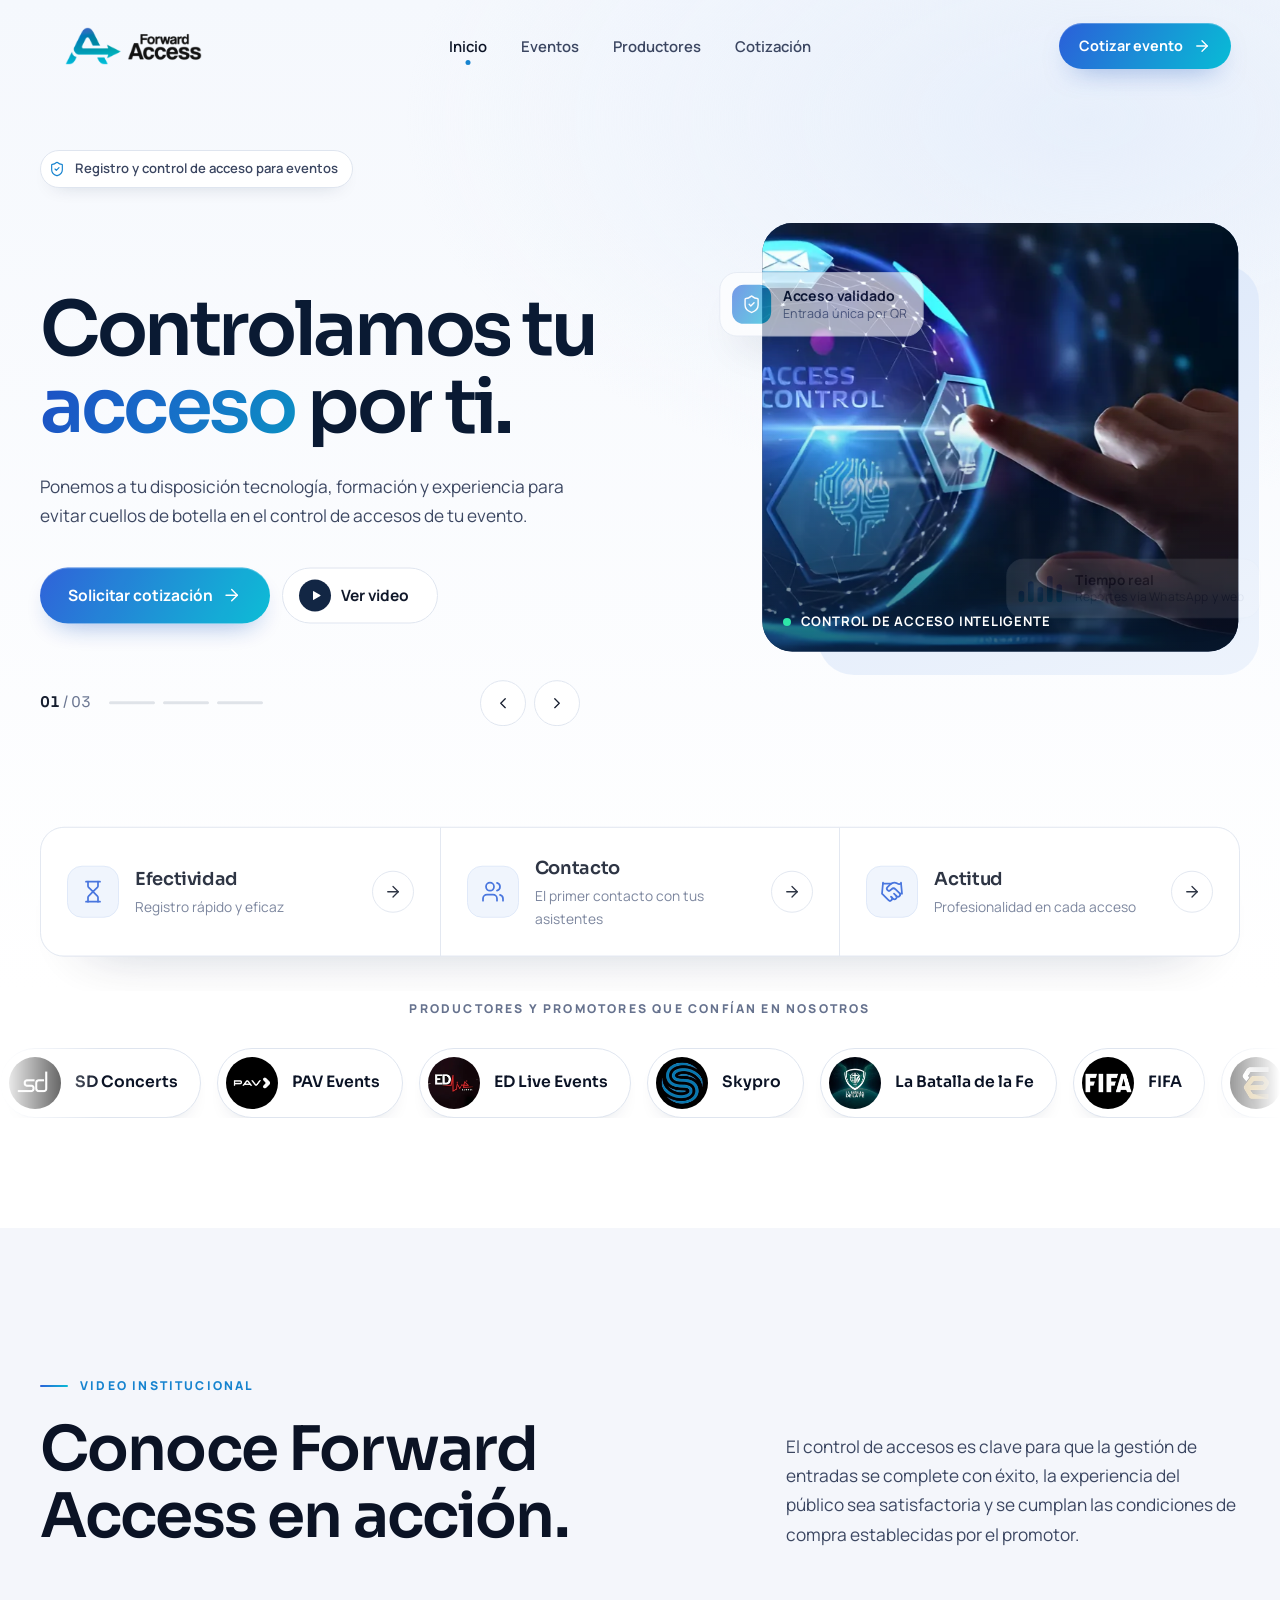
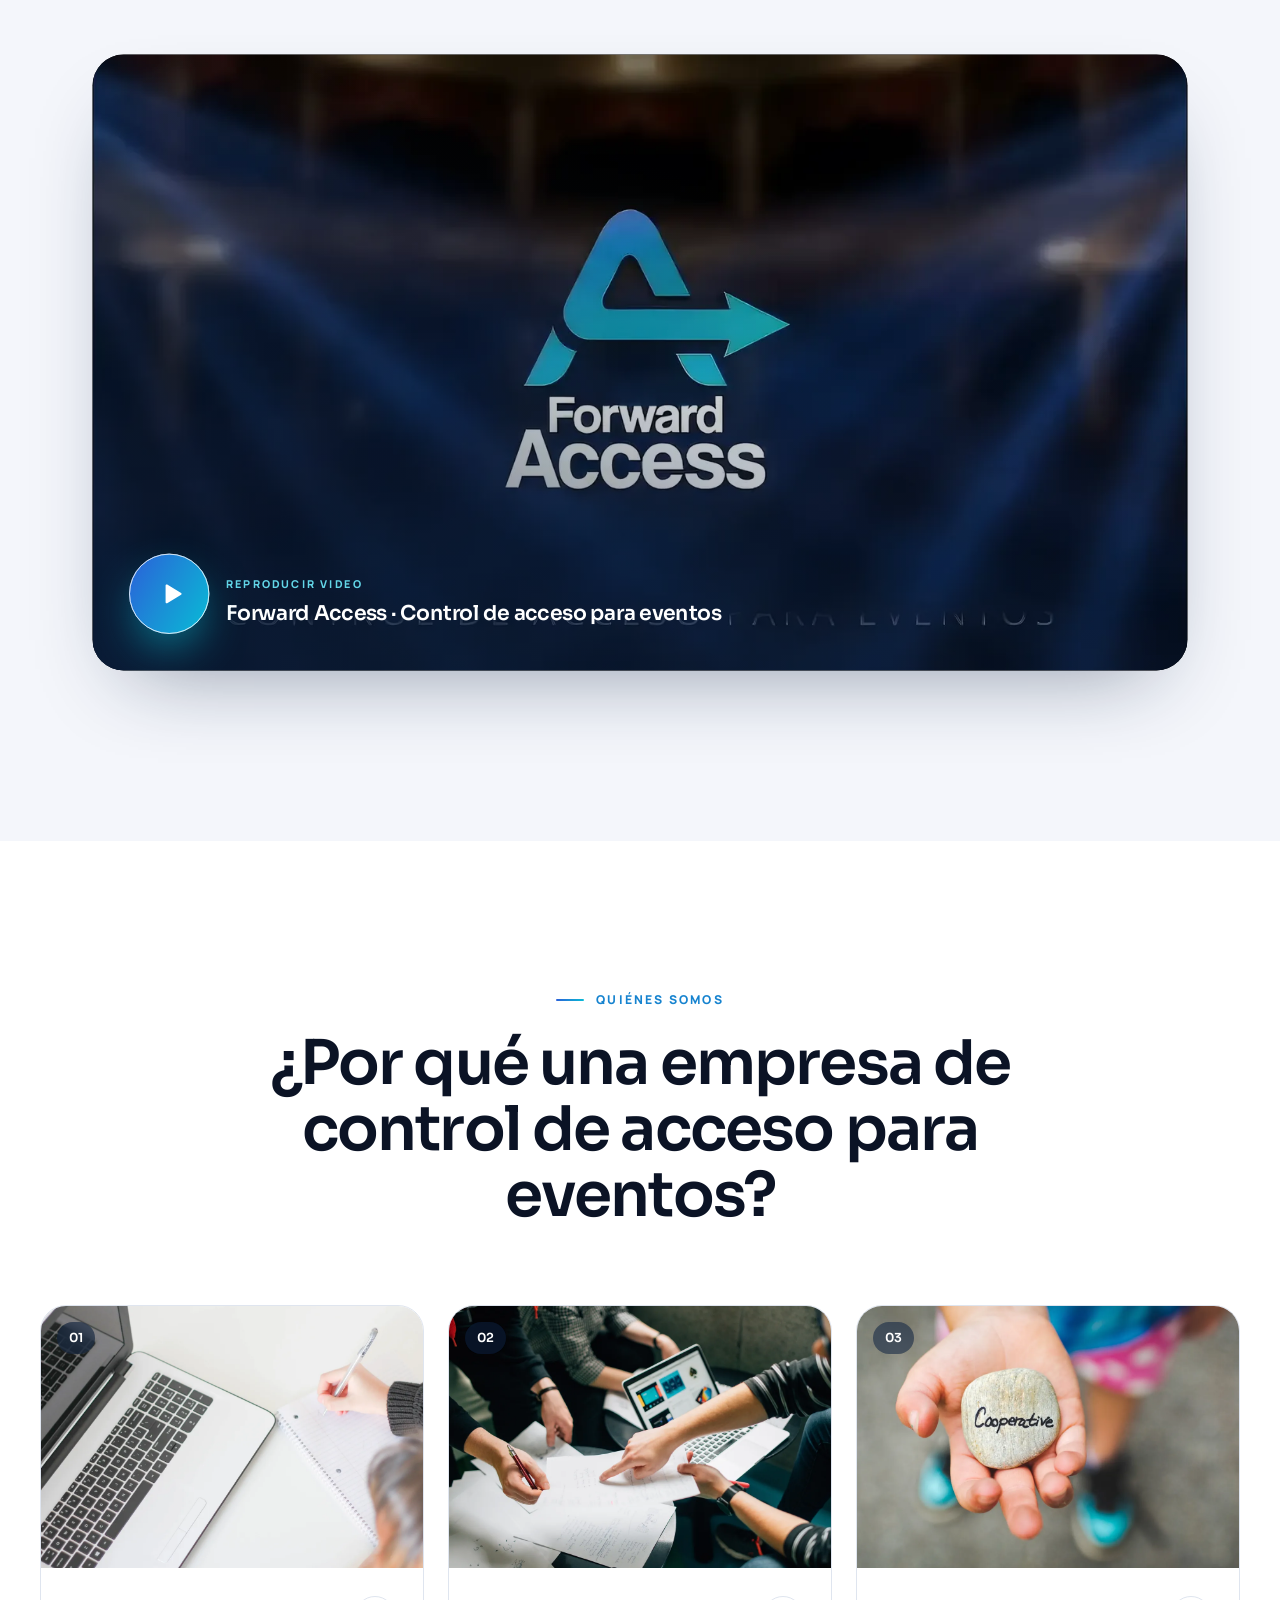
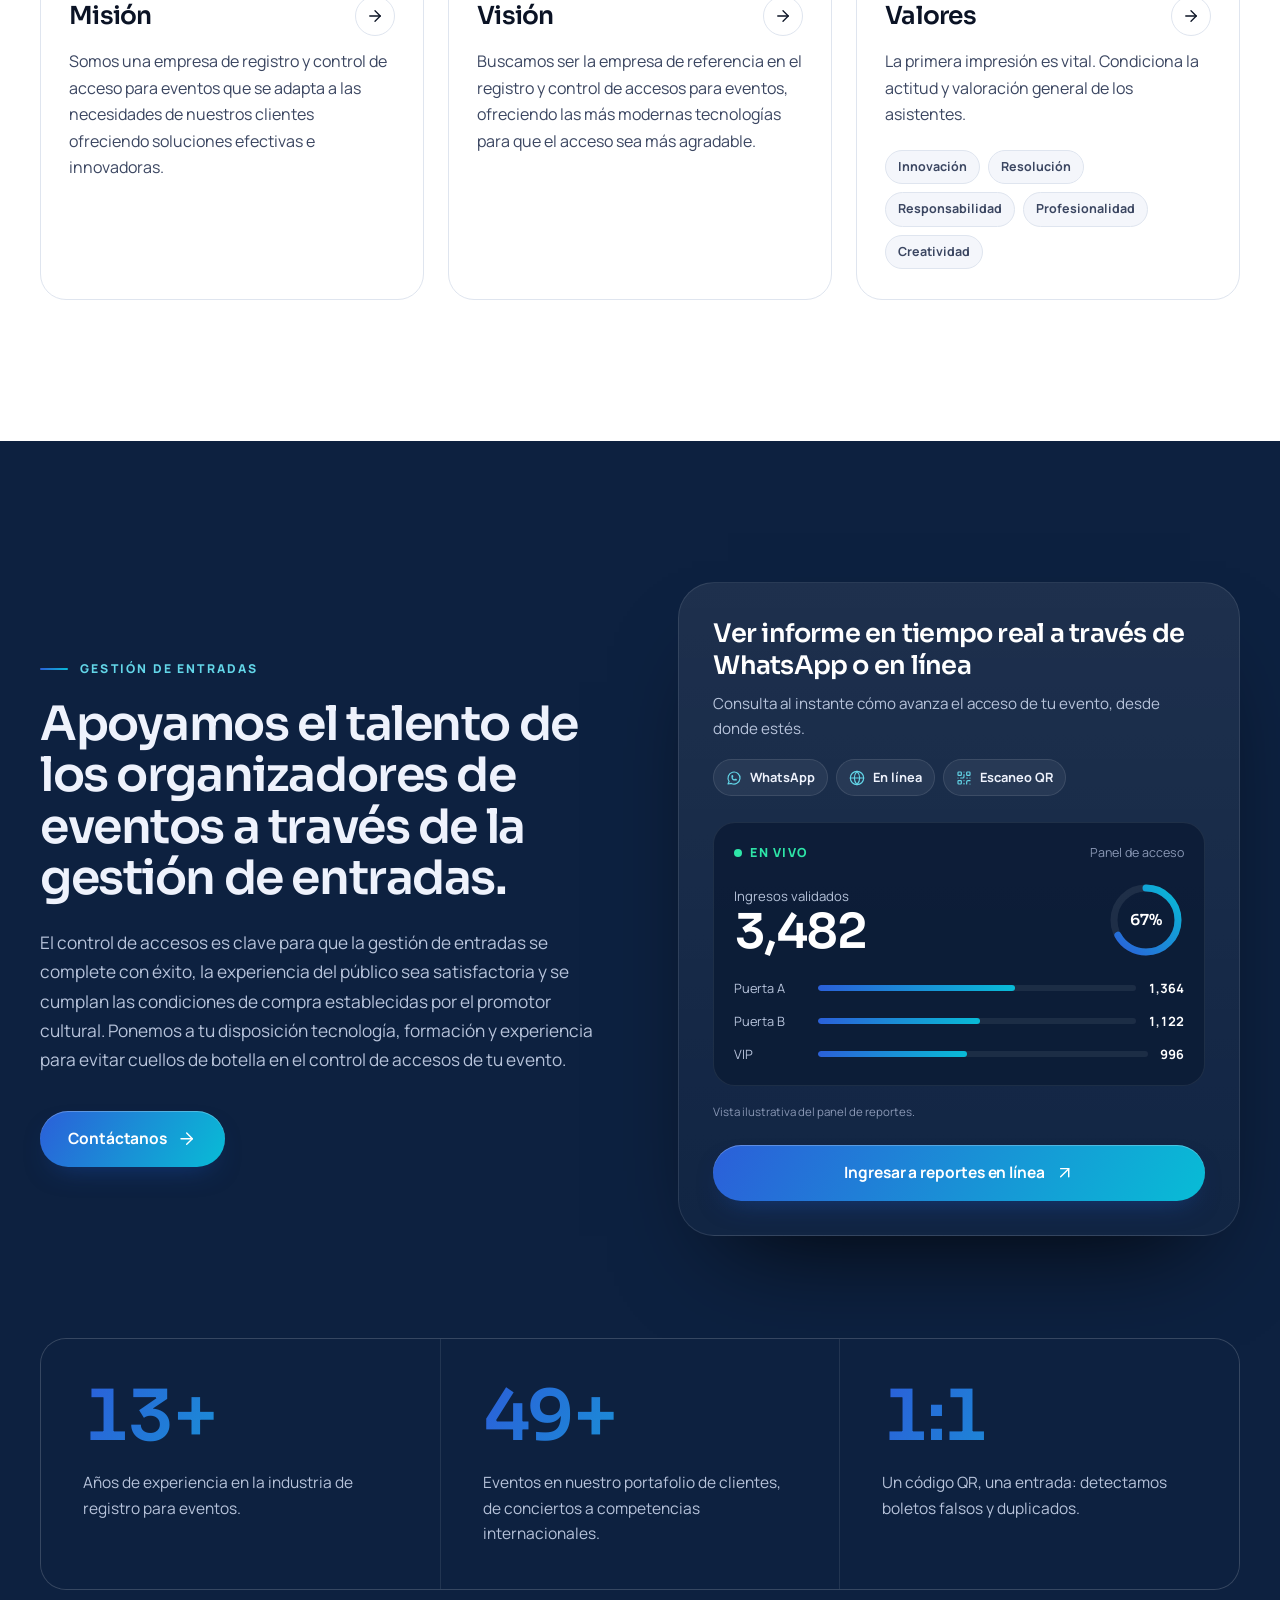
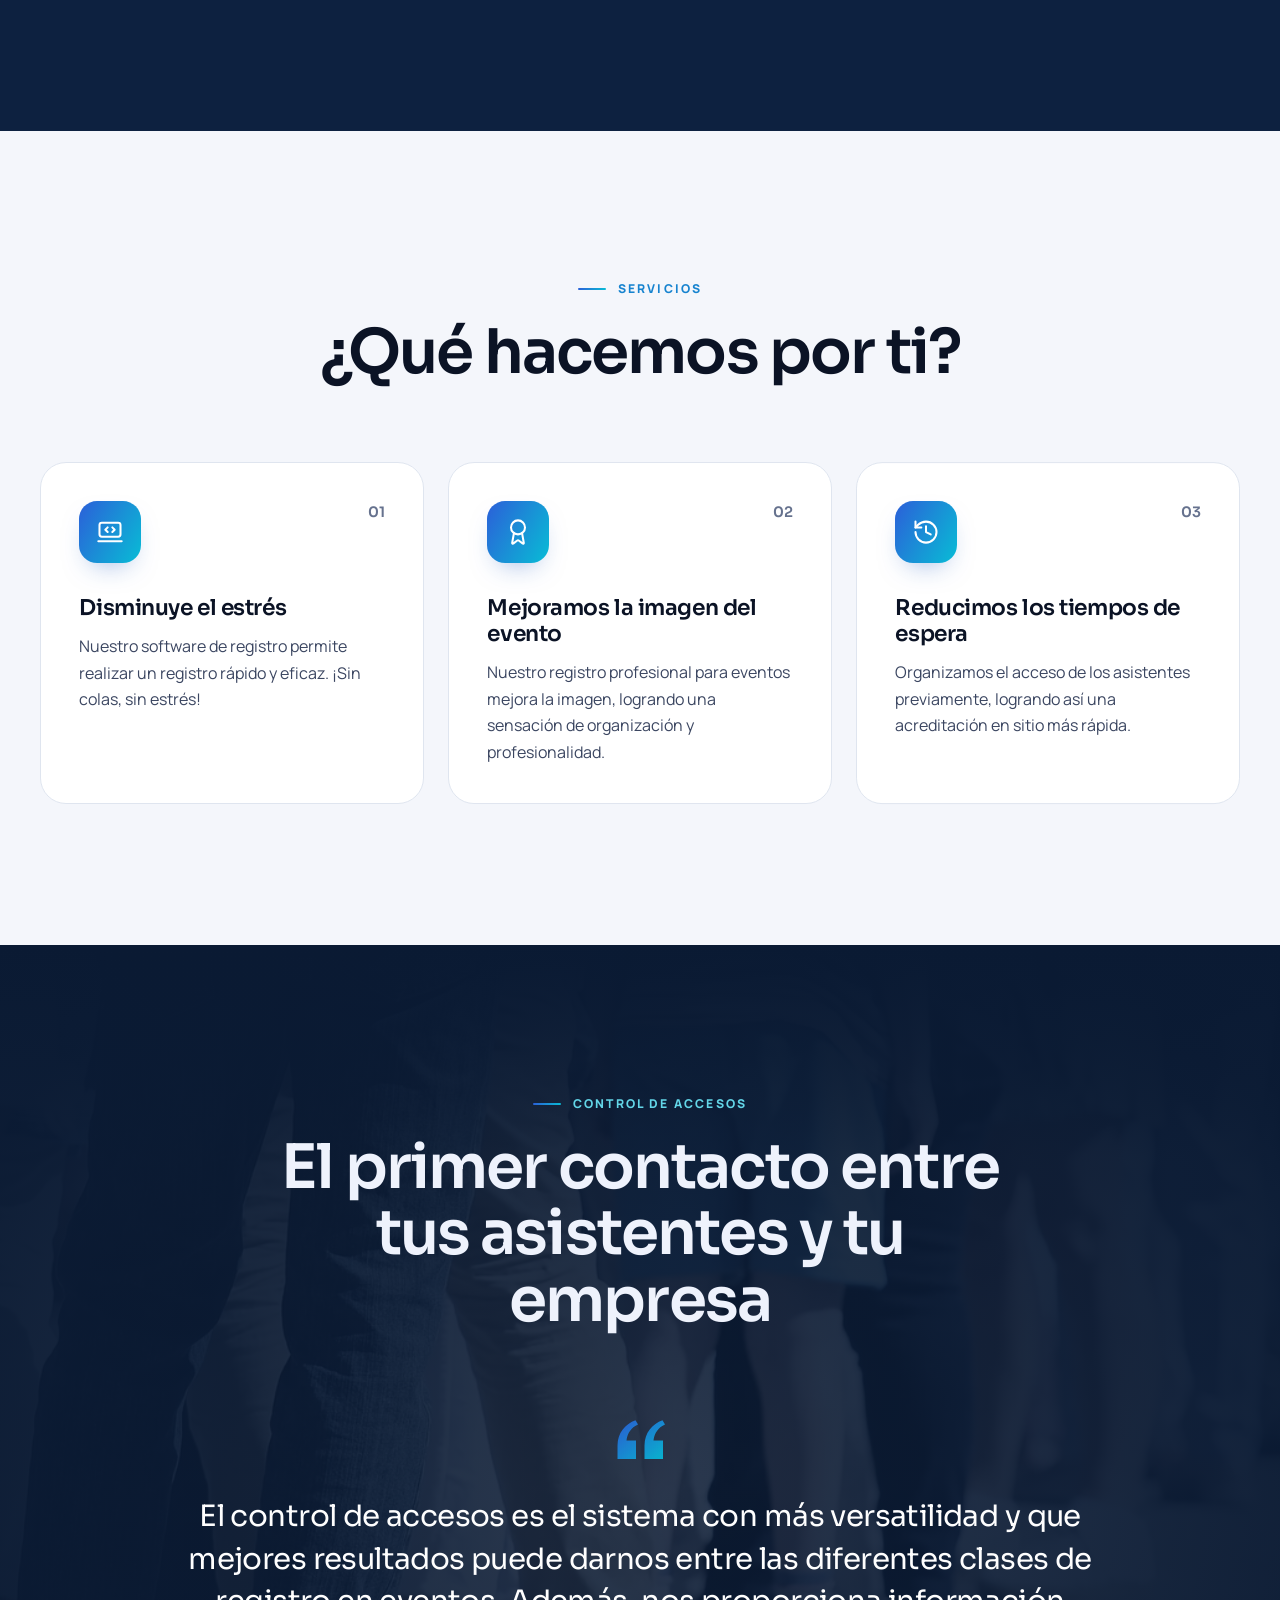
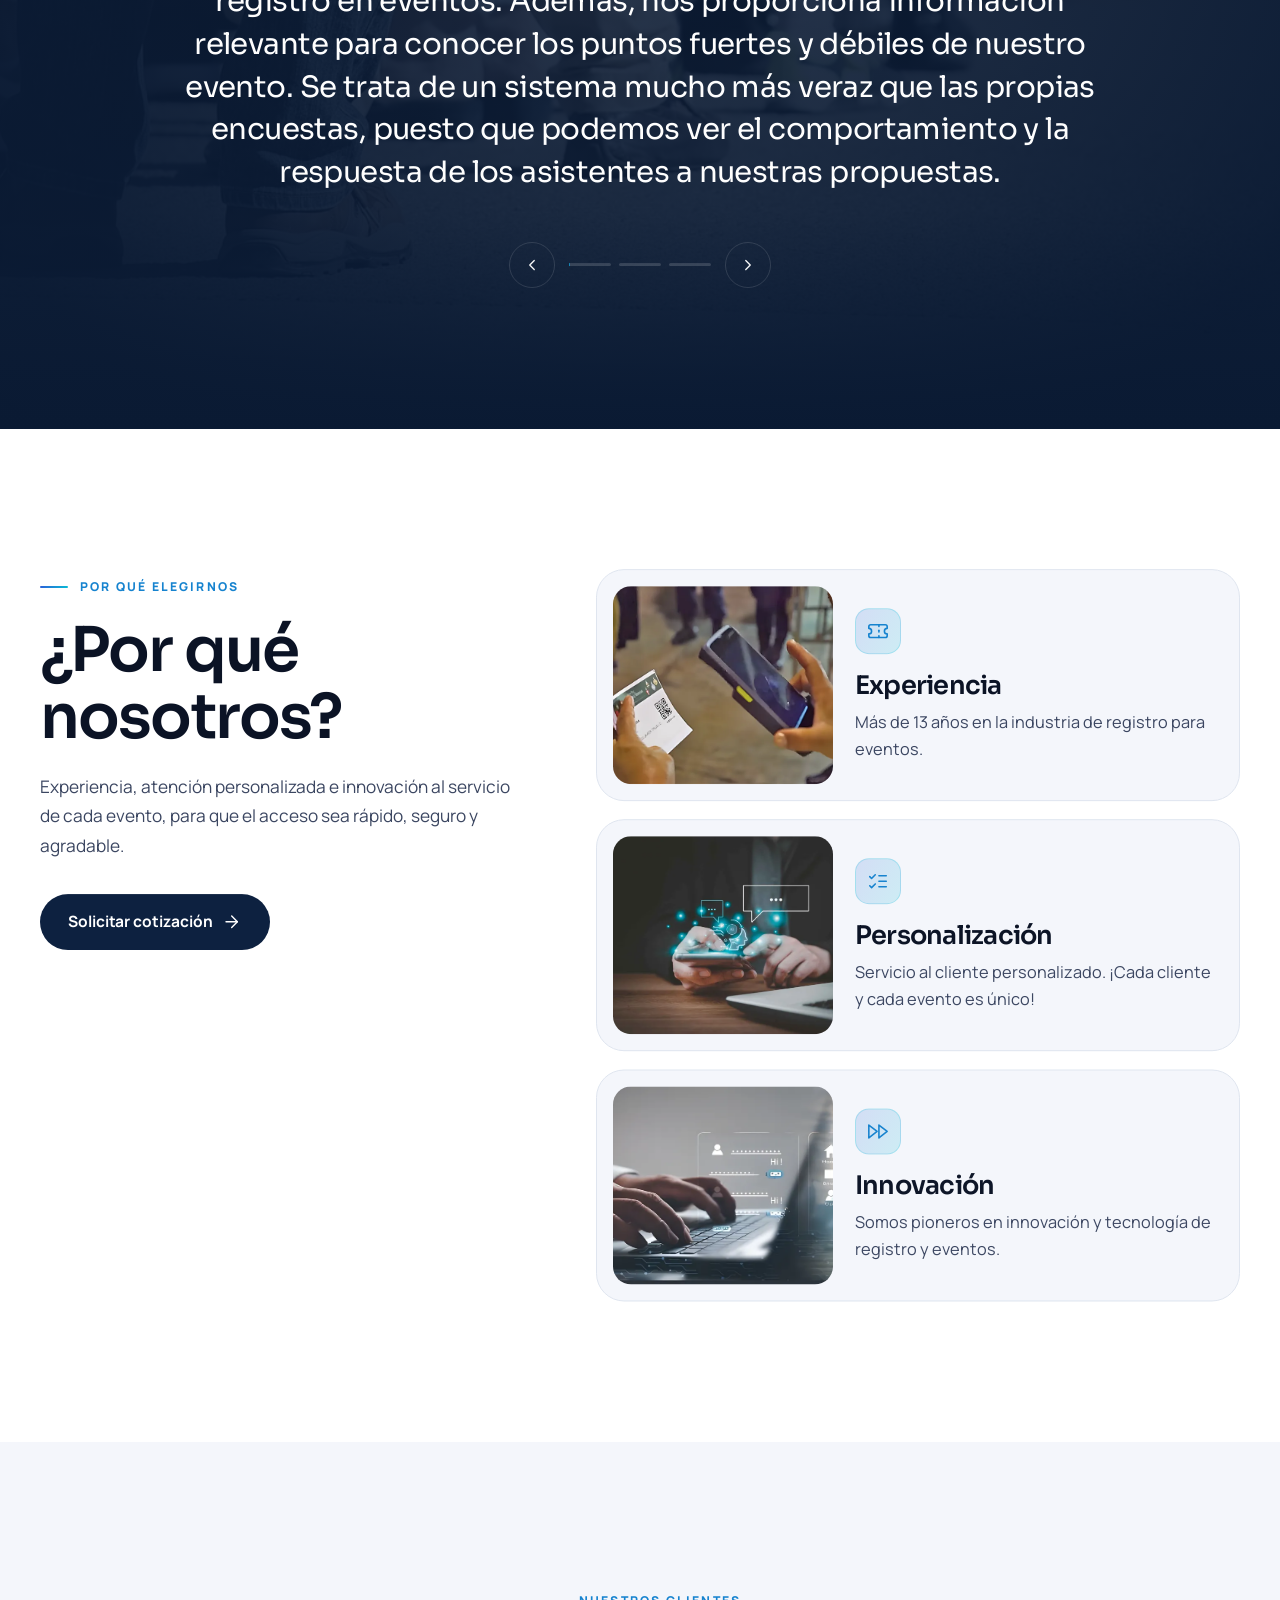
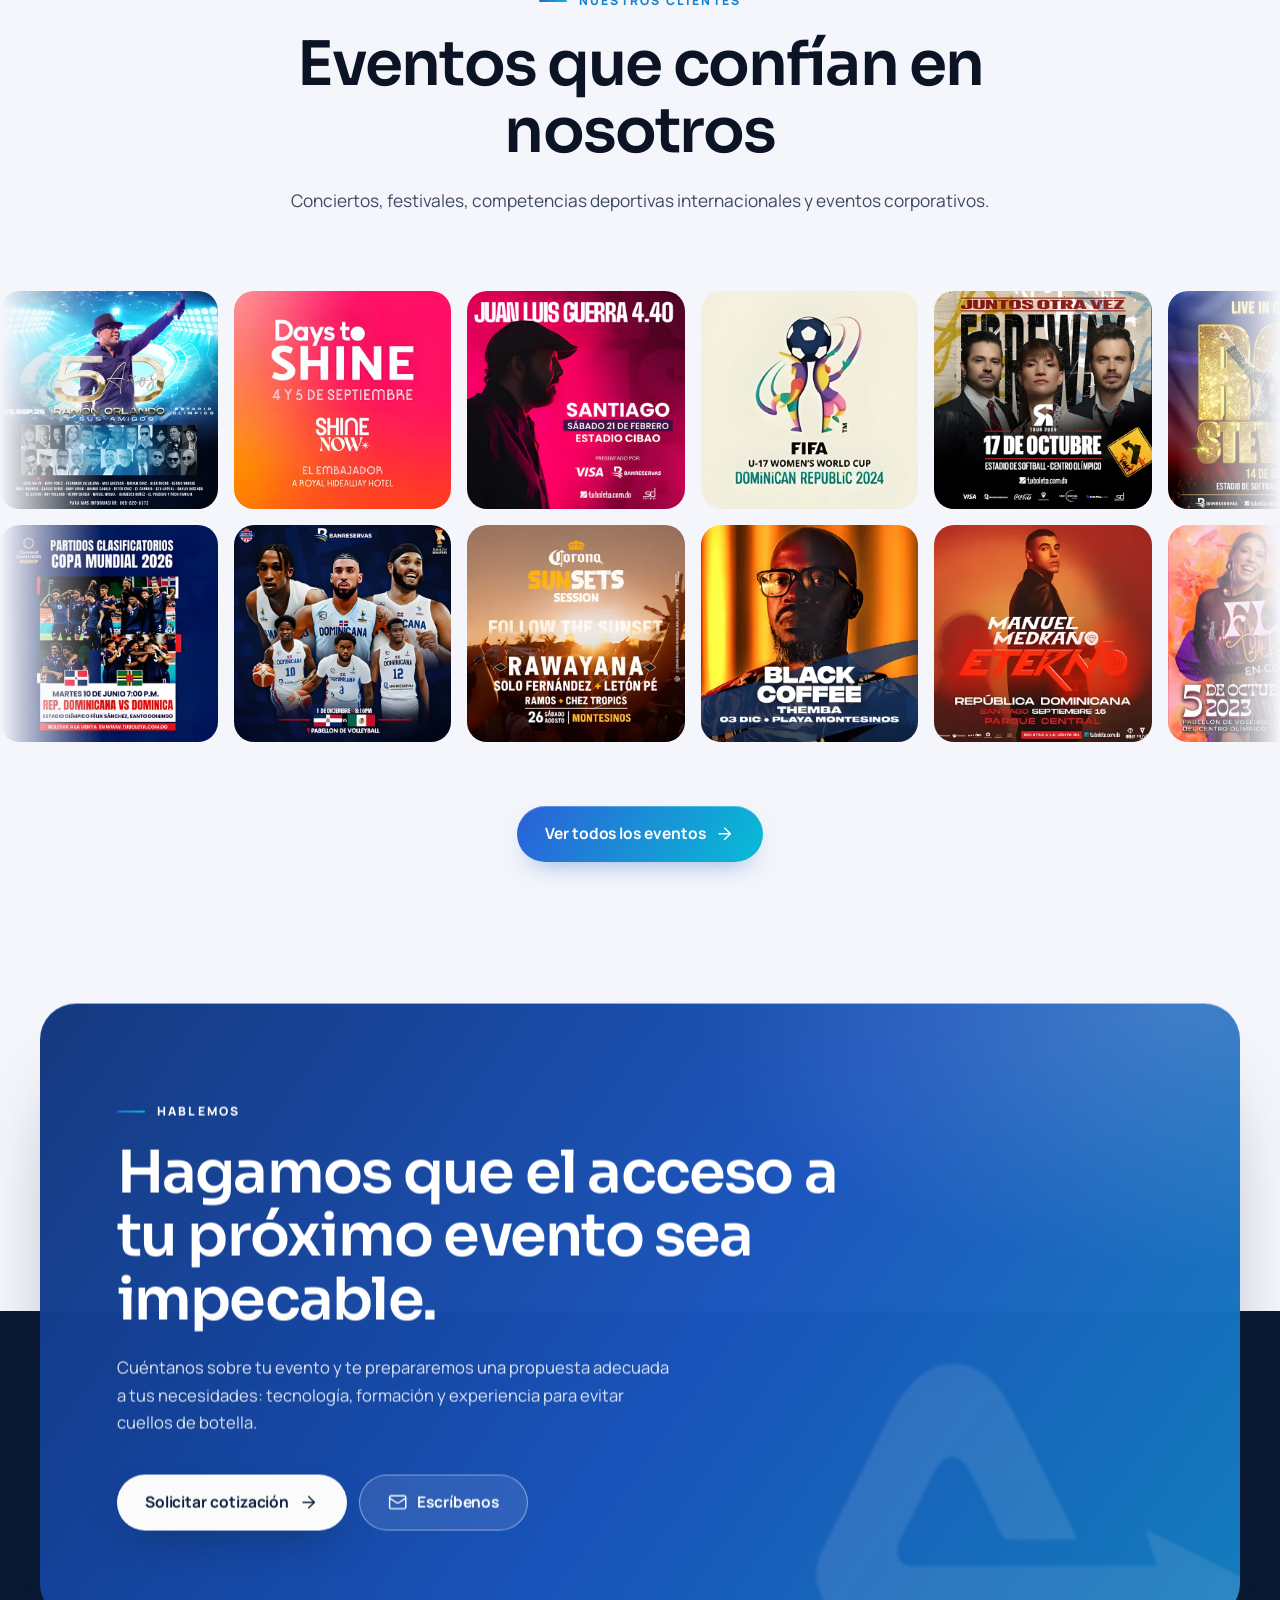
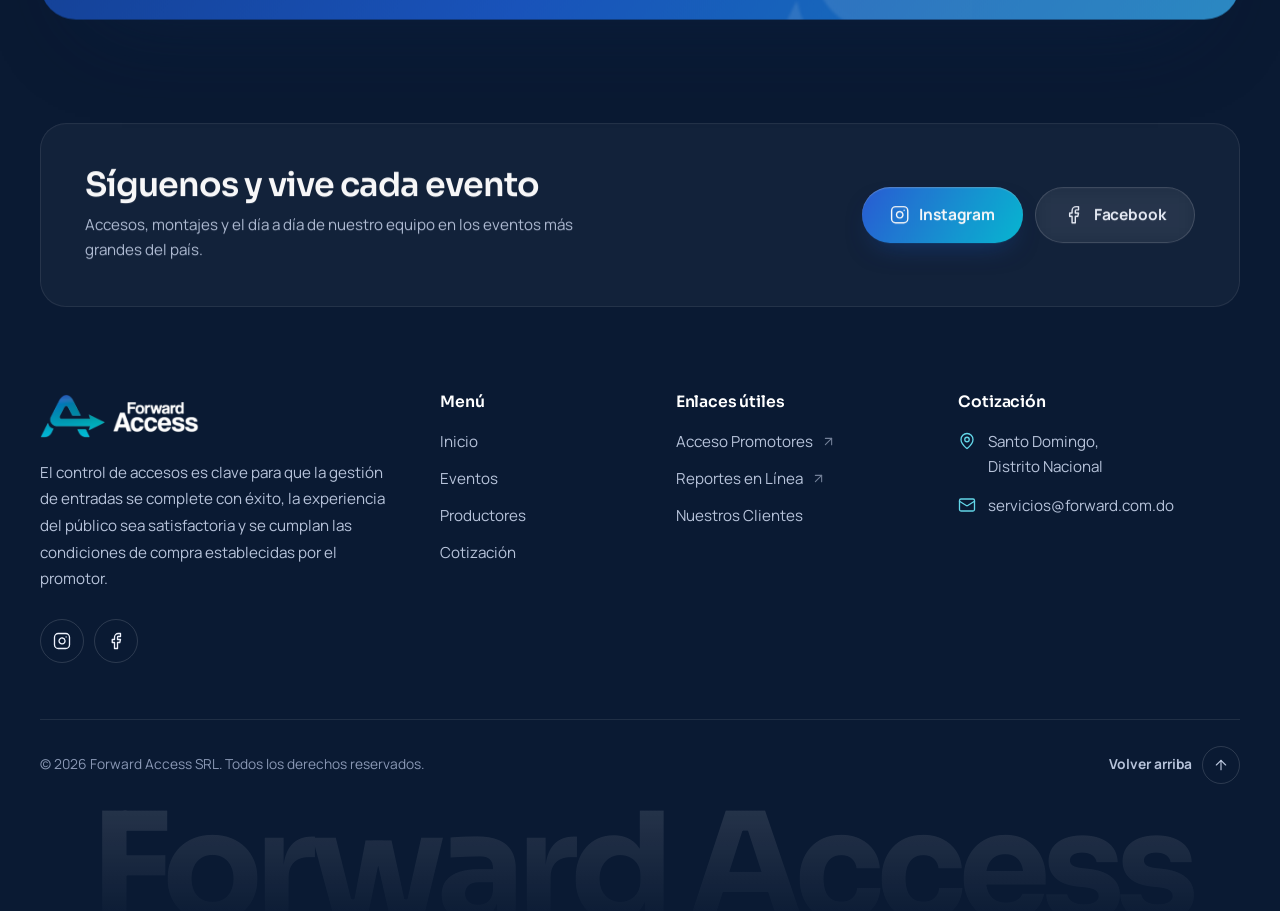
<file: index.html>
<!DOCTYPE html>
<html lang="es">
<head>
  <meta charset="utf-8">
  <meta name="viewport" content="width=device-width, initial-scale=1, viewport-fit=cover">
  <title>Forward Access — Registro y control de acceso para eventos</title>
  <meta name="description" content="Forward Access es una empresa de registro y control de acceso para eventos en República Dominicana. Tecnología QR, reportes en tiempo real y un equipo profesional para que tus asistentes entren sin colas.">
  <meta name="theme-color" content="#ffffff">
  <link rel="canonical" href="https://forward.do/">
  <meta property="og:type" content="website">
  <meta property="og:locale" content="es_DO">
  <meta property="og:site_name" content="Forward Access">
  <meta property="og:title" content="Forward Access — Registro y control de acceso para eventos">
  <meta property="og:description" content="Forward Access es una empresa de registro y control de acceso para eventos en República Dominicana. Tecnología QR, reportes en tiempo real y un equipo profesional para que tus asistentes entren sin colas.">
  <meta property="og:url" content="https://forward.do/">
  <meta property="og:image" content="https://forward.do/assets/img/video-poster.jpg">
  <meta name="twitter:card" content="summary_large_image">
  <link rel="icon" type="image/png" href="assets/img/brand/favicon.png">
  <link rel="apple-touch-icon" href="assets/img/brand/apple-touch-icon.png">
  <link rel="preconnect" href="https://fonts.googleapis.com">
  <link rel="preconnect" href="https://fonts.gstatic.com" crossorigin>
  <link rel="stylesheet" href="https://fonts.googleapis.com/css2?family=Manrope:wght@400;500;600;700;800&family=Sora:wght@300;400;500;600;700&display=swap">
  <link rel="stylesheet" href="assets/css/styles.css">
  <script>(function(d){var r=d.documentElement;r.classList.add('js');if(!window.matchMedia('(prefers-reduced-motion: reduce)').matches)r.classList.add('is-loading');setTimeout(function(){if(!window.__fa){r.classList.add('no-anim');r.classList.remove('is-loading');}},3500);})(document);</script>
<script type="application/ld+json">
{
  "@context": "https://schema.org",
  "@type": "Organization",
  "name": "Forward Access SRL",
  "alternateName": "Forward Access",
  "url": "https://forward.do/",
  "logo": "https://forward.do/assets/img/brand/logo-dark.png",
  "image": "https://forward.do/assets/img/video-poster.jpg",
  "description": "Empresa de registro y control de acceso para eventos en República Dominicana.",
  "email": "servicios@forward.com.do",
  "address": {
    "@type": "PostalAddress",
    "addressLocality": "Santo Domingo",
    "addressRegion": "Distrito Nacional",
    "addressCountry": "DO"
  },
  "sameAs": [
    "https://www.instagram.com/forwardaccess/",
    "https://www.facebook.com/forwardaccess/"
  ]
}
</script></head>
<body>
<a class="skip-link" href="#contenido">Saltar al contenido</a>
<svg xmlns="http://www.w3.org/2000/svg" style="position:absolute;width:0;height:0;overflow:hidden" aria-hidden="true">
  <defs>
    <linearGradient id="ringGrad" x1="0" y1="0" x2="1" y2="1"><stop offset="0" stop-color="#2b5fd9"/><stop offset="1" stop-color="#08bcd6"/></linearGradient>
  </defs>
  <symbol id="i-arrow-right" viewBox="0 0 24 24"><path d="M5 12h14"/><path d="m12 5 7 7-7 7"/></symbol>
  <symbol id="i-arrow-up-right" viewBox="0 0 24 24"><path d="M7 7h10v10"/><path d="M7 17 17 7"/></symbol>
  <symbol id="i-arrow-up" viewBox="0 0 24 24"><path d="m5 12 7-7 7 7"/><path d="M12 19V5"/></symbol>
  <symbol id="i-chevron-left" viewBox="0 0 24 24"><path d="m15 18-6-6 6-6"/></symbol>
  <symbol id="i-chevron-right" viewBox="0 0 24 24"><path d="m9 18 6-6-6-6"/></symbol>
  <symbol id="i-chevron-down" viewBox="0 0 24 24"><path d="m6 9 6 6 6-6"/></symbol>
  <symbol id="i-play" viewBox="0 0 24 24"><path d="M6 4.2v15.6a1 1 0 0 0 1.5.86l13-7.8a1 1 0 0 0 0-1.72l-13-7.8A1 1 0 0 0 6 4.2Z" fill="currentColor" stroke="none"/></symbol>
  <symbol id="i-check" viewBox="0 0 24 24"><path d="M20 6 9 17l-5-5"/></symbol>
  <symbol id="i-x" viewBox="0 0 24 24"><path d="M18 6 6 18"/><path d="m6 6 12 12"/></symbol>
  <symbol id="i-hourglass" viewBox="0 0 24 24"><path d="M5 22h14"/><path d="M5 2h14"/><path d="M17 22v-4.17a2 2 0 0 0-.59-1.42L12 12l-4.41 4.41A2 2 0 0 0 7 17.83V22"/><path d="M7 2v4.17a2 2 0 0 0 .59 1.42L12 12l4.41-4.41A2 2 0 0 0 17 6.17V2"/></symbol>
  <symbol id="i-users" viewBox="0 0 24 24"><path d="M16 21v-2a4 4 0 0 0-4-4H6a4 4 0 0 0-4 4v2"/><circle cx="9" cy="7" r="4"/><path d="M22 21v-2a4 4 0 0 0-3-3.87"/><path d="M16 3.13a4 4 0 0 1 0 7.75"/></symbol>
  <symbol id="i-handshake" viewBox="0 0 24 24"><path d="m11 17 2 2a1 1 0 1 0 3-3"/><path d="m14 14 2.5 2.5a1 1 0 1 0 3-3l-3.88-3.88a3 3 0 0 0-4.24 0l-.88.88a1 1 0 1 1-3-3l2.81-2.81a5.79 5.79 0 0 1 7.06-.87l.47.28a2 2 0 0 0 1.42.25L21 4"/><path d="m21 3 1 11h-2"/><path d="M3 3 2 14l6.5 6.5a1 1 0 1 0 3-3"/><path d="M3 4h8"/></symbol>
  <symbol id="i-laptop-code" viewBox="0 0 24 24"><rect x="3" y="4" width="18" height="12" rx="2"/><path d="M2 20h20"/><path d="m10 8-2 2 2 2"/><path d="m14 8 2 2-2 2"/></symbol>
  <symbol id="i-award" viewBox="0 0 24 24"><circle cx="12" cy="8" r="6"/><path d="m15.48 12.89 1.51 8.53a.5.5 0 0 1-.81.47l-3.58-2.69a1 1 0 0 0-1.2 0l-3.59 2.69a.5.5 0 0 1-.81-.47l1.51-8.53"/></symbol>
  <symbol id="i-history" viewBox="0 0 24 24"><path d="M3 12a9 9 0 1 0 9-9 9.75 9.75 0 0 0-6.74 2.74L3 8"/><path d="M3 3v5h5"/><path d="M12 7v5l4 2"/></symbol>
  <symbol id="i-ticket" viewBox="0 0 24 24"><path d="M2 9a3 3 0 0 1 0 6v2a2 2 0 0 0 2 2h16a2 2 0 0 0 2-2v-2a3 3 0 0 1 0-6V7a2 2 0 0 0-2-2H4a2 2 0 0 0-2 2Z"/><path d="M13 5v2"/><path d="M13 17v2"/><path d="M13 11v2"/></symbol>
  <symbol id="i-list-checks" viewBox="0 0 24 24"><path d="m3 17 2 2 4-4"/><path d="m3 7 2 2 4-4"/><path d="M13 6h8"/><path d="M13 12h8"/><path d="M13 18h8"/></symbol>
  <symbol id="i-forward" viewBox="0 0 24 24"><path d="M13 19 22 12 13 5Z"/><path d="M2 19 11 12 2 5Z"/></symbol>
  <symbol id="i-map-pin" viewBox="0 0 24 24"><path d="M20 10c0 5-5.54 10.19-7.4 11.8a1 1 0 0 1-1.2 0C9.54 20.19 4 15 4 10a8 8 0 0 1 16 0"/><circle cx="12" cy="10" r="3"/></symbol>
  <symbol id="i-mail" viewBox="0 0 24 24"><rect x="2" y="4" width="20" height="16" rx="2"/><path d="m22 7-8.97 5.7a1.94 1.94 0 0 1-2.06 0L2 7"/></symbol>
  <symbol id="i-instagram" viewBox="0 0 24 24"><rect x="2" y="2" width="20" height="20" rx="5"/><path d="M16 11.37A4 4 0 1 1 12.63 8 4 4 0 0 1 16 11.37z"/><path d="M17.5 6.5h.01"/></symbol>
  <symbol id="i-facebook" viewBox="0 0 24 24"><path d="M18 2h-3a5 5 0 0 0-5 5v3H7v4h3v8h4v-8h3l1-4h-4V7a1 1 0 0 1 1-1h3z"/></symbol>
  <symbol id="i-search" viewBox="0 0 24 24"><circle cx="11" cy="11" r="8"/><path d="m21 21-4.3-4.3"/></symbol>
  <symbol id="i-log-in" viewBox="0 0 24 24"><path d="M15 3h4a2 2 0 0 1 2 2v14a2 2 0 0 1-2 2h-4"/><path d="m10 17 5-5-5-5"/><path d="M15 12H3"/></symbol>
  <symbol id="i-shield-check" viewBox="0 0 24 24"><path d="M20 13c0 5-3.5 7.5-7.66 8.95a1 1 0 0 1-.67-.01C7.5 20.5 4 18 4 13V6a1 1 0 0 1 1-1c2 0 4.5-1.2 6.24-2.72a1.17 1.17 0 0 1 1.52 0C14.51 3.81 17 5 19 5a1 1 0 0 1 1 1z"/><path d="m9 12 2 2 4-4"/></symbol>
  <symbol id="i-qr" viewBox="0 0 24 24"><rect x="3" y="3" width="5" height="5" rx="1"/><rect x="16" y="3" width="5" height="5" rx="1"/><rect x="3" y="16" width="5" height="5" rx="1"/><path d="M21 16h-3a2 2 0 0 0-2 2v3"/><path d="M21 21v.01"/><path d="M12 7v3a2 2 0 0 1-2 2H7"/><path d="M3 12h.01"/><path d="M12 3h.01"/><path d="M12 16v.01"/><path d="M16 12h1"/><path d="M21 12v.01"/><path d="M12 21v-1"/></symbol>
  <symbol id="i-whatsapp" viewBox="0 0 24 24"><path d="M3 21l1.65-3.8a9 9 0 1 1 3.4 2.9L3 21"/><path d="M9 10a.5.5 0 0 0 1 0V9a.5.5 0 0 0-1 0v1a5 5 0 0 0 5 5h1a.5.5 0 0 0 0-1h-1a.5.5 0 0 0 0 1"/></symbol>
  <symbol id="i-globe" viewBox="0 0 24 24"><circle cx="12" cy="12" r="10"/><path d="M12 2a14.5 14.5 0 0 0 0 20 14.5 14.5 0 0 0 0-20"/><path d="M2 12h20"/></symbol>
  <symbol id="i-send" viewBox="0 0 24 24"><path d="M14.54 21.69a.5.5 0 0 0 .94-.03l6.5-19a.5.5 0 0 0-.64-.63l-19 6.5a.5.5 0 0 0-.02.93l7.93 3.18a2 2 0 0 1 1.11 1.11z"/><path d="m21.85 2.15-10.94 10.94"/></symbol>
  <symbol id="i-rotate" viewBox="0 0 24 24"><path d="M3 12a9 9 0 1 0 9-9 9.75 9.75 0 0 0-6.74 2.74L3 8"/><path d="M3 3v5h5"/></symbol>
  <symbol id="i-calendar" viewBox="0 0 24 24"><path d="M8 2v4"/><path d="M16 2v4"/><rect x="3" y="4" width="18" height="18" rx="2"/><path d="M3 10h18"/></symbol>
  <symbol id="i-quote" viewBox="0 0 24 24"><path fill="url(#ringGrad)" stroke="none" d="M10.2 4.5C6.2 5.9 3 9.5 3 14.6V20h7.4v-7.4H6.6c.3-3 2.1-5.3 4.6-6.4zM21 4.5c-4 1.4-7.2 5-7.2 10.1V20h7.4v-7.4h-3.8c.3-3 2.1-5.3 4.6-6.4z"/></symbol>
  <symbol id="i-sparkles" viewBox="0 0 24 24"><path d="M9.94 15.5A2 2 0 0 0 8.5 14.06l-6.14-1.58a.5.5 0 0 1 0-.96L8.5 9.94A2 2 0 0 0 9.94 8.5l1.58-6.14a.5.5 0 0 1 .96 0l1.58 6.14a2 2 0 0 0 1.44 1.44l6.14 1.58a.5.5 0 0 1 0 .96l-6.14 1.58a2 2 0 0 0-1.44 1.44l-1.58 6.14a.5.5 0 0 1-.96 0z"/></symbol>
</svg>

<div class="pt" aria-hidden="true">
  <div class="pt__panel pt__panel--accent"></div>
  <div class="pt__panel pt__panel--ink"></div>
  <div class="pt__brand">
    <img src="assets/img/brand/logo-light.png" alt="" width="428" height="420">
    <div class="pt__progress"><span></span></div>
  </div>
</div>

<header class="nav nav--light" id="top">
  <div class="container">
    <div class="nav__bar">
      <a class="nav__logo" href="index.html" aria-label="Forward Access — Inicio">
        <img class="logo-light" src="assets/img/brand/logo-h-light.png" alt="Forward Access" width="721" height="200">
        <img class="logo-dark" src="assets/img/brand/logo-h-dark.png" alt="" width="721" height="200">
      </a>
      <nav class="nav__links" aria-label="Principal">
          <a class="nav__link is-active" href="index.html" aria-current="page">Inicio</a>
          <a class="nav__link" href="eventos.html">Eventos</a>
          <a class="nav__link" href="productores.html">Productores</a>
          <a class="nav__link" href="cotizacion.html">Cotización</a>
      </nav>
      <div class="nav__actions">
        <a class="btn btn--primary btn--sm nav__cta" href="cotizacion.html">Cotizar evento <svg class="icon icon--go" aria-hidden="true"><use href="#i-arrow-right"/></svg></a>
        <button class="nav__toggle" type="button" aria-label="Abrir menú" aria-expanded="false" aria-controls="menu"><span></span><span></span></button>
      </div>
    </div>
  </div>
</header>

<div class="menu" id="menu" aria-hidden="true">
  <nav class="menu__links" aria-label="Menú móvil">
      <a class="is-active" href="index.html" style="--i:0" aria-current="page"><small>01</small>Inicio</a>
      <a class="" href="eventos.html" style="--i:1"><small>02</small>Eventos</a>
      <a class="" href="productores.html" style="--i:2"><small>03</small>Productores</a>
      <a class="" href="cotizacion.html" style="--i:3"><small>04</small>Cotización</a>
  </nav>
  <div class="menu__foot">
    <a class="btn btn--primary btn--block" href="cotizacion.html">Solicitar cotización <svg class="icon icon--go" aria-hidden="true"><use href="#i-arrow-right"/></svg></a>
    <div class="menu__row">
      <div class="menu__contact">
        <span>Santo Domingo, Distrito Nacional</span>
        <a href="mailto:servicios@forward.com.do">servicios@forward.com.do</a>
      </div>
      <div class="socials">
        <a href="https://www.instagram.com/forwardaccess/" target="_blank" rel="noopener" aria-label="Instagram"><svg class="icon" aria-hidden="true"><use href="#i-instagram"/></svg></a>
        <a href="https://www.facebook.com/forwardaccess/" target="_blank" rel="noopener" aria-label="Facebook"><svg class="icon" aria-hidden="true"><use href="#i-facebook"/></svg></a>
      </div>
    </div>
  </div>
</div>

<main id="contenido">

<!-- ============================ HERO ============================ -->
<section class="hero hero--light" aria-label="Presentación">

  <div class="container hero__inner">
    <div class="hero__copy">
      <span class="pill"><svg class="icon" aria-hidden="true"><use href="#i-shield-check"/></svg>Registro y control de acceso para eventos</span>

      <h1 class="hero__title">
        <span class="hero__line">Controlamos tu <em>acceso</em> por ti.</span>
        <span class="hero__line">Despliegue <em>tecnológico</em> y profesional.</span>
        <span class="hero__line hero__line--sm">Información en <em>tiempo real</em> del control de acceso.</span>
      </h1>

      <p class="lead hero__lead">Ponemos a tu disposición tecnología, formación y experiencia para evitar cuellos de botella en el control de accesos de tu evento.</p>

      <div class="hero__actions">
        <a class="btn btn--primary" href="cotizacion.html" data-magnetic>Solicitar cotización <svg class="icon icon--go" aria-hidden="true"><use href="#i-arrow-right"/></svg></a>
        <a class="btn btn--outline" href="#video"><span class="btn__play"><svg class="icon" aria-hidden="true"><use href="#i-play"/></svg></span>Ver video</a>
      </div>

      <div class="hero__controls">
        <span class="hero__counter"><strong class="hero__current">01</strong> / 03</span>
        <div class="hero__bars" role="group" aria-label="Diapositivas">
          <button class="hero__bar is-active" type="button" aria-label="Diapositiva 1"><span></span></button>
          <button class="hero__bar" type="button" aria-label="Diapositiva 2"><span></span></button>
          <button class="hero__bar" type="button" aria-label="Diapositiva 3"><span></span></button>
        </div>
        <div class="hero__arrows">
          <button class="round-btn" type="button" data-hero-prev aria-label="Anterior"><svg class="icon" aria-hidden="true"><use href="#i-chevron-left"/></svg></button>
          <button class="round-btn" type="button" data-hero-next aria-label="Siguiente"><svg class="icon" aria-hidden="true"><use href="#i-chevron-right"/></svg></button>
        </div>
      </div>
    </div>

    <div class="hero__media">
      <div class="hero__frame">
        <div class="hero__slide is-active"><img src="assets/img/slider-1.webp" srcset="assets/img/slider-1-1400.webp 1400w, assets/img/slider-1.webp 2200w" sizes="(min-width: 1024px) 560px, 92vw" alt="Tecnología de control de acceso" width="2200" height="943" fetchpriority="high"></div>
        <div class="hero__slide"><img src="assets/img/slider-2.webp" srcset="assets/img/slider-2-1400.webp 1400w, assets/img/slider-2.webp 1800w" sizes="(min-width: 1024px) 560px, 92vw" alt="Validación de acceso sin contacto en un torniquete" width="1800" height="1087" decoding="async"></div>
        <div class="hero__slide"><img src="assets/img/codigoqr.webp" srcset="assets/img/codigoqr-1400.webp 1400w, assets/img/codigoqr.webp 2000w" sizes="(min-width: 1024px) 560px, 92vw" alt="Asistente mostrando su boleto con código QR" width="2000" height="1332" decoding="async"></div>
        <div class="hero__caption"><span class="live-dot"></span><span data-caption>Control de acceso inteligente</span><span data-caption hidden>Validación sin contacto</span><span data-caption hidden>Boletos con código QR</span></div>
      </div>

      <div class="float-card float-card--a" aria-hidden="true">
        <div class="float-card__inner" style="display:flex;align-items:center;gap:12px">
          <span class="float-card__icon"><svg class="icon" aria-hidden="true"><use href="#i-shield-check"/></svg></span>
          <span><strong>Acceso validado</strong>Entrada única por QR</span>
        </div>
      </div>
      <div class="float-card float-card--b" aria-hidden="true">
        <div class="float-card__inner" style="display:flex;align-items:center;gap:14px">
          <span class="mini-bars"><i></i><i></i><i></i><i></i><i></i></span>
          <span><strong>Tiempo real</strong>Reportes vía WhatsApp y web</span>
        </div>
      </div>
    </div>
  </div>

  <div class="container hero__features">
    <div class="features-strip">
      <a class="feature-link" href="eventos.html">
        <span class="feature-link__icon"><svg class="icon" aria-hidden="true"><use href="#i-hourglass"/></svg></span>
        <span><span class="feature-link__title">Efectividad</span><span class="feature-link__text">Registro rápido y eficaz</span></span>
        <span class="feature-link__arrow" aria-hidden="true"><svg class="icon" aria-hidden="true"><use href="#i-arrow-right"/></svg></span>
      </a>
      <a class="feature-link" href="cotizacion.html">
        <span class="feature-link__icon"><svg class="icon" aria-hidden="true"><use href="#i-users"/></svg></span>
        <span><span class="feature-link__title">Contacto</span><span class="feature-link__text">El primer contacto con tus asistentes</span></span>
        <span class="feature-link__arrow" aria-hidden="true"><svg class="icon" aria-hidden="true"><use href="#i-arrow-right"/></svg></span>
      </a>
      <a class="feature-link" href="productores.html">
        <span class="feature-link__icon"><svg class="icon" aria-hidden="true"><use href="#i-handshake"/></svg></span>
        <span><span class="feature-link__title">Actitud</span><span class="feature-link__text">Profesionalidad en cada acceso</span></span>
        <span class="feature-link__arrow" aria-hidden="true"><svg class="icon" aria-hidden="true"><use href="#i-arrow-right"/></svg></span>
      </a>
    </div>
  </div>
</section>

<!-- ============================ PRODUCTORES (marquesina) ============================ -->
<section class="logos logos--light" aria-label="Productores y promotores">
  <p class="logos__label">Productores y promotores que confían en nosotros</p>
  <div class="marquee" style="--duration:38s">
      <div class="marquee__track"><div class="logo-chip"><img src="assets/img/productores/sm/sd.webp" alt="" width="200" height="200" loading="lazy"><span>SD Concerts</span></div><div class="logo-chip"><img src="assets/img/productores/sm/pav.webp" alt="" width="200" height="200" loading="lazy"><span>PAV Events</span></div><div class="logo-chip"><img src="assets/img/productores/sm/edlive.webp" alt="" width="200" height="200" loading="lazy"><span>ED Live Events</span></div><div class="logo-chip"><img src="assets/img/productores/sm/skypro.webp" alt="" width="200" height="200" loading="lazy"><span>Skypro</span></div><div class="logo-chip"><img src="assets/img/productores/sm/batalla-fe.webp" alt="" width="200" height="200" loading="lazy"><span>La Batalla de la Fe</span></div><div class="logo-chip"><img src="assets/img/productores/sm/logofifa.webp" alt="" width="200" height="200" loading="lazy"><span>FIFA</span></div><div class="logo-chip"><img src="assets/img/productores/sm/elogic.webp" alt="" width="200" height="200" loading="lazy"><span>Elogic</span></div><div class="logo-chip"><img src="assets/img/productores/sm/gl.webp" alt="" width="200" height="200" loading="lazy"><span>GL Sports Events</span></div></div>
      <div class="marquee__track" aria-hidden="true"><div class="logo-chip"><img src="assets/img/productores/sm/sd.webp" alt="" width="200" height="200" loading="lazy"><span>SD Concerts</span></div><div class="logo-chip"><img src="assets/img/productores/sm/pav.webp" alt="" width="200" height="200" loading="lazy"><span>PAV Events</span></div><div class="logo-chip"><img src="assets/img/productores/sm/edlive.webp" alt="" width="200" height="200" loading="lazy"><span>ED Live Events</span></div><div class="logo-chip"><img src="assets/img/productores/sm/skypro.webp" alt="" width="200" height="200" loading="lazy"><span>Skypro</span></div><div class="logo-chip"><img src="assets/img/productores/sm/batalla-fe.webp" alt="" width="200" height="200" loading="lazy"><span>La Batalla de la Fe</span></div><div class="logo-chip"><img src="assets/img/productores/sm/logofifa.webp" alt="" width="200" height="200" loading="lazy"><span>FIFA</span></div><div class="logo-chip"><img src="assets/img/productores/sm/elogic.webp" alt="" width="200" height="200" loading="lazy"><span>Elogic</span></div><div class="logo-chip"><img src="assets/img/productores/sm/gl.webp" alt="" width="200" height="200" loading="lazy"><span>GL Sports Events</span></div></div>
    </div>
</section>

<!-- ============================ VIDEO ============================ -->
<section class="section section--paper" id="video" aria-labelledby="video-title">
  <div class="container">
    <div class="section-head section-head--split">
      <div>
        <span class="eyebrow" data-reveal>Video institucional</span>
        <h2 class="h-1" id="video-title" data-split>Conoce Forward Access en acción.</h2>
      </div>
      <p class="lead" data-reveal>El control de accesos es clave para que la gestión de entradas se complete con éxito, la experiencia del público sea satisfactoria y se cumplan las condiciones de compra establecidas por el promotor.</p>
    </div>

    <div class="video" data-video="-zTTXHuu6jU">
      <img class="video__poster" src="assets/img/video-poster.webp" srcset="assets/img/video-poster-1400.webp 1400w, assets/img/video-poster.webp 1920w" sizes="(min-width: 1320px) 1240px, 92vw" alt="" width="1920" height="1080" loading="lazy">
      <div class="video__player"></div>
      <button class="video__overlay video__overlay--start" type="button" data-video-play aria-label="Reproducir video">
        <span class="video__play"><svg class="icon" aria-hidden="true"><use href="#i-play"/></svg></span>
        <span class="video__meta"><span class="video__label">Reproducir video</span><span class="video__name">Forward Access · Control de acceso para eventos</span></span>
      </button>
      <div class="video__overlay video__overlay--end">
        <img src="assets/img/brand/mark.png" alt="" width="388" height="261">
        <h3>Gracias por ver el video</h3>
        <button class="btn btn--primary btn--sm" type="button" data-video-play><svg class="icon" aria-hidden="true"><use href="#i-rotate"/></svg> Reproducir de nuevo</button>
      </div>
    </div>
  </div>
</section>

<!-- ============================ MISIÓN / VISIÓN / VALORES ============================ -->
<section class="section section--white" aria-labelledby="why-company">
  <div class="container">
    <div class="section-head section-head--center">
      <span class="eyebrow" data-reveal>Quiénes somos</span>
      <h2 class="h-1" id="why-company" data-split>¿Por qué una empresa de control de acceso para eventos?</h2>
    </div>

    <div class="pillars">
      <article class="pillar" data-reveal>
        <div class="pillar__media"><img src="assets/img/evento_1.webp" alt="Planificación del registro de un evento" width="1200" height="904" loading="lazy"><span class="pillar__num">01</span></div>
        <div class="pillar__body">
          <h3 class="pillar__title"><a href="eventos.html">Misión</a><span class="pillar__go" aria-hidden="true"><svg class="icon" aria-hidden="true"><use href="#i-arrow-right"/></svg></span></h3>
          <p class="pillar__text">Somos una empresa de registro y control de acceso para eventos que se adapta a las necesidades de nuestros clientes ofreciendo soluciones efectivas e innovadoras.</p>
        </div>
      </article>
      <article class="pillar" data-reveal>
        <div class="pillar__media"><img src="assets/img/evento_2.webp" alt="Equipo de trabajo revisando la estrategia del evento" width="1200" height="904" loading="lazy"><span class="pillar__num">02</span></div>
        <div class="pillar__body">
          <h3 class="pillar__title"><a href="eventos.html">Visión</a><span class="pillar__go" aria-hidden="true"><svg class="icon" aria-hidden="true"><use href="#i-arrow-right"/></svg></span></h3>
          <p class="pillar__text">Buscamos ser la empresa de referencia en el registro y control de accesos para eventos, ofreciendo las más modernas tecnologías para que el acceso sea más agradable.</p>
        </div>
      </article>
      <article class="pillar" data-reveal>
        <div class="pillar__media"><img src="assets/img/evento_3.webp" alt="Piedra con la palabra cooperativo en la mano de una persona" width="1200" height="904" loading="lazy"><span class="pillar__num">03</span></div>
        <div class="pillar__body">
          <h3 class="pillar__title"><a href="eventos.html">Valores</a><span class="pillar__go" aria-hidden="true"><svg class="icon" aria-hidden="true"><use href="#i-arrow-right"/></svg></span></h3>
          <p class="pillar__text">La primera impresión es vital. Condiciona la actitud y valoración general de los asistentes.</p>
          <ul class="chips" aria-label="Nuestros valores">
            <li class="chip">Innovación</li><li class="chip">Resolución</li><li class="chip">Responsabilidad</li><li class="chip">Profesionalidad</li><li class="chip">Creatividad</li>
          </ul>
        </div>
      </article>
    </div>
  </div>
</section>

<!-- ============================ TALENTO + REPORTES ============================ -->
<section class="section section--dark talent on-dark" aria-labelledby="talent-title">
  <div class="container">
    <div class="talent__grid">
      <div>
        <span class="eyebrow" data-reveal>Gestión de entradas</span>
        <h2 class="talent__title" id="talent-title" data-split>Apoyamos el talento de los organizadores de eventos a través de la gestión de entradas.</h2>
        <p class="lead talent__text" data-reveal>El control de accesos es clave para que la gestión de entradas se complete con éxito, la experiencia del público sea satisfactoria y se cumplan las condiciones de compra establecidas por el promotor cultural. Ponemos a tu disposición tecnología, formación y experiencia para evitar cuellos de botella en el control de accesos de tu evento.</p>
        <div class="talent__actions" data-reveal>
          <a class="btn btn--primary" href="cotizacion.html" data-magnetic>Contáctanos <svg class="icon icon--go" aria-hidden="true"><use href="#i-arrow-right"/></svg></a>
        </div>
      </div>

      <div class="report" data-reveal>
        <h3 class="report__title">Ver informe en tiempo real a través de WhatsApp o en línea</h3>
        <p class="report__sub">Consulta al instante cómo avanza el acceso de tu evento, desde donde estés.</p>
        <div class="report__channels">
          <span class="report__channel"><svg class="icon" aria-hidden="true"><use href="#i-whatsapp"/></svg> WhatsApp</span>
          <span class="report__channel"><svg class="icon" aria-hidden="true"><use href="#i-globe"/></svg> En línea</span>
          <span class="report__channel"><svg class="icon" aria-hidden="true"><use href="#i-qr"/></svg> Escaneo QR</span>
        </div>

        <div class="dash" data-dash aria-hidden="true">
          <div class="dash__top">
            <span class="dash__live"><span class="live-dot"></span>En vivo</span>
            <span>Panel de acceso</span>
          </div>
          <div class="dash__main">
            <div>
              <div class="dash__label">Ingresos validados</div>
              <div class="dash__value" data-dash-value data-start="3482">3,482</div>
            </div>
            <div class="dash__ring">
              <svg viewBox="0 0 76 76"><circle class="bg" cx="38" cy="38" r="32"/><circle class="fg" cx="38" cy="38" r="32"/></svg>
              <span data-dash-pct>67%</span>
            </div>
          </div>
          <div class="dash__gates">
            <div class="gate" data-gate><span>Puerta A</span><div class="gate__bar"><span style="width:62%"></span></div><b data-v="1364">1,364</b></div>
            <div class="gate" data-gate><span>Puerta B</span><div class="gate__bar"><span style="width:51%"></span></div><b data-v="1122">1,122</b></div>
            <div class="gate" data-gate><span>VIP</span><div class="gate__bar"><span style="width:45%"></span></div><b data-v="996">996</b></div>
          </div>
        </div>
        <p class="dash__note">Vista ilustrativa del panel de reportes.</p>
        <a class="btn btn--primary btn--block report__cta" href="https://forwardaccess.in/admin" target="_blank" rel="noopener">Ingresar a reportes en línea <svg class="icon icon--out" aria-hidden="true"><use href="#i-arrow-up-right"/></svg></a>
      </div>
    </div>

    <div class="stats">
      <div class="stat" data-reveal>
        <div class="stat__value text-grad" data-count="13" data-suffix="+">13+</div>
        <p class="stat__label">Años de experiencia en la industria de registro para eventos.</p>
      </div>
      <div class="stat" data-reveal>
        <div class="stat__value text-grad" data-count="50" data-suffix="+">50+</div>
        <p class="stat__label">Eventos en nuestro portafolio de clientes, de conciertos a competencias internacionales.</p>
      </div>
      <div class="stat" data-reveal>
        <div class="stat__value text-grad">1:1</div>
        <p class="stat__label">Un código QR, una entrada: detectamos boletos falsos y duplicados.</p>
      </div>
    </div>
  </div>
</section>

<!-- ============================ SERVICIOS ============================ -->
<section class="section section--paper" aria-labelledby="services-title">
  <div class="container">
    <div class="section-head section-head--center">
      <span class="eyebrow" data-reveal>Servicios</span>
      <h2 class="h-1" id="services-title" data-split>¿Qué hacemos por ti?</h2>
    </div>
    <div class="services">
      <article class="service" data-reveal data-spotlight>
        <div class="service__top"><span class="service__icon"><svg class="icon" aria-hidden="true"><use href="#i-laptop-code"/></svg></span><span class="service__num">01</span></div>
        <h3 class="h-3">Disminuye el estrés</h3>
        <p>Nuestro software de registro permite realizar un registro rápido y eficaz. ¡Sin colas, sin estrés!</p>
      </article>
      <article class="service" data-reveal data-spotlight>
        <div class="service__top"><span class="service__icon"><svg class="icon" aria-hidden="true"><use href="#i-award"/></svg></span><span class="service__num">02</span></div>
        <h3 class="h-3">Mejoramos la imagen del evento</h3>
        <p>Nuestro registro profesional para eventos mejora la imagen, logrando una sensación de organización y profesionalidad.</p>
      </article>
      <article class="service" data-reveal data-spotlight>
        <div class="service__top"><span class="service__icon"><svg class="icon" aria-hidden="true"><use href="#i-history"/></svg></span><span class="service__num">03</span></div>
        <h3 class="h-3">Reducimos los tiempos de espera</h3>
        <p>Organizamos el acceso de los asistentes previamente, logrando así una acreditación en sitio más rápida.</p>
      </article>
    </div>
  </div>
</section>

<!-- ============================ CITAS ============================ -->
<section class="section quotes" aria-labelledby="quotes-title">
  <div class="quotes__bg" aria-hidden="true"><picture><source media="(max-width: 767px)" srcset="assets/img/Events-Entertainment-Ticketing-1200.webp"><img src="assets/img/Events-Entertainment-Ticketing.webp" alt="" width="1920" height="1082" loading="lazy" data-parallax="8"></picture></div>
  <div class="container on-dark">
    <div class="section-head section-head--center">
      <span class="eyebrow" data-reveal>Control de accesos</span>
      <h2 class="h-1" id="quotes-title" data-split>El primer contacto entre tus asistentes y tu empresa</h2>
    </div>

    <div class="quotes__slider" data-quotes data-reveal>
      <blockquote class="quote">
        <svg class="quote__mark" viewBox="0 0 24 24" aria-hidden="true"><use href="#i-quote"/></svg>
        <p class="quote__text">El control de accesos es el sistema con más versatilidad y que mejores resultados puede darnos entre las diferentes clases de registro en eventos. Además, nos proporciona información relevante para conocer los puntos fuertes y débiles de nuestro evento. Se trata de un sistema mucho más veraz que las propias encuestas, puesto que podemos ver el comportamiento y la respuesta de los asistentes a nuestras propuestas.</p>
      </blockquote>
      <blockquote class="quote">
        <svg class="quote__mark" viewBox="0 0 24 24" aria-hidden="true"><use href="#i-quote"/></svg>
        <p class="quote__text">En nuestra experiencia hemos podido detectar cómo speakers muy bien valorados en las encuestas apenas tienen audiencia, o bien tienen una audiencia fugaz: asistentes que entran y no permanecen mucho tiempo en la ponencia.</p>
      </blockquote>
      <blockquote class="quote">
        <svg class="quote__mark" viewBox="0 0 24 24" aria-hidden="true"><use href="#i-quote"/></svg>
        <p class="quote__text">Gracias al control de entrada podemos conocer <b>quién tiene derecho a entrar al evento, es decir, quién ha pagado por asistir.</b> De esta forma añadimos seguridad a nuestro evento. Podemos descubrir además boletos falsos o duplicidades en los QR, puesto que solo se permite la entrada única de una persona por QR.</p>
      </blockquote>
    </div>

    <div class="quotes__nav" data-reveal>
      <button class="round-btn" type="button" data-quotes-prev aria-label="Anterior"><svg class="icon" aria-hidden="true"><use href="#i-chevron-left"/></svg></button>
      <div class="quotes__dots">
        <button class="quotes__dot" type="button" aria-label="Cita 1"><span></span></button>
        <button class="quotes__dot" type="button" aria-label="Cita 2"><span></span></button>
        <button class="quotes__dot" type="button" aria-label="Cita 3"><span></span></button>
      </div>
      <button class="round-btn" type="button" data-quotes-next aria-label="Siguiente"><svg class="icon" aria-hidden="true"><use href="#i-chevron-right"/></svg></button>
    </div>
  </div>
</section>

<!-- ============================ POR QUÉ NOSOTROS ============================ -->
<section class="section section--white" aria-labelledby="whyus-title">
  <div class="container why">
    <div class="why__intro">
      <span class="eyebrow" data-reveal>Por qué elegirnos</span>
      <h2 class="h-1" id="whyus-title" data-split>¿Por qué nosotros?</h2>
      <p class="lead" data-reveal>Experiencia, atención personalizada e innovación al servicio de cada evento, para que el acceso sea rápido, seguro y agradable.</p>
      <a class="btn btn--dark" href="cotizacion.html" data-reveal>Solicitar cotización <svg class="icon icon--go" aria-hidden="true"><use href="#i-arrow-right"/></svg></a>
    </div>
    <div class="why__list">
      <article class="why-item" data-reveal>
        <div class="why-item__media"><img src="assets/img/boletaje-eventos-1.webp" alt="Validación de boletos con dispositivo móvil" width="1000" height="520" loading="lazy"></div>
        <div class="why-item__body">
          <span class="why-item__icon"><svg class="icon" aria-hidden="true"><use href="#i-ticket"/></svg></span>
          <h3>Experiencia</h3>
          <p>Más de 13 años en la industria de registro para eventos.</p>
        </div>
      </article>
      <article class="why-item" data-reveal>
        <div class="why-item__media"><img src="assets/img/slider-001.webp" alt="Atención personalizada mediante tecnología" width="1000" height="545" loading="lazy"></div>
        <div class="why-item__body">
          <span class="why-item__icon"><svg class="icon" aria-hidden="true"><use href="#i-list-checks"/></svg></span>
          <h3>Personalización</h3>
          <p>Servicio al cliente personalizado. ¡Cada cliente y cada evento es único!</p>
        </div>
      </article>
      <article class="why-item" data-reveal>
        <div class="why-item__media"><img src="assets/img/innovacion.webp" alt="Innovación tecnológica aplicada al registro" width="1000" height="477" loading="lazy"></div>
        <div class="why-item__body">
          <span class="why-item__icon"><svg class="icon" aria-hidden="true"><use href="#i-forward"/></svg></span>
          <h3>Innovación</h3>
          <p>Somos pioneros en innovación y tecnología de registro y eventos.</p>
        </div>
      </article>
    </div>
  </div>
</section>

<!-- ============================ VITRINA DE EVENTOS ============================ -->
<section class="section section--paper showcase" aria-labelledby="showcase-title">
  <div class="container">
    <div class="section-head section-head--center">
      <span class="eyebrow" data-reveal>Nuestros clientes</span>
      <h2 class="h-1" id="showcase-title" data-split>Eventos que confían en nosotros</h2>
      <p class="lead" data-reveal>Conciertos, festivales, competencias deportivas internacionales y eventos corporativos.</p>
    </div>
  </div>
  <div class="marquee" style="--duration:75s">
      <div class="marquee__track"><figure class="poster"><img src="assets/img/eventos/57.webp" alt="Ramón Orlando y sus Amigos 50 Años - Estadio Olímpico" width="600" height="600" loading="lazy"><figcaption>Ramón Orlando y sus Amigos 50 Años - Estadio Olímpico</figcaption></figure><figure class="poster"><img src="assets/img/eventos/58.webp" alt="Days to Shine 2026 - Hotel El Embajador" width="600" height="600" loading="lazy"><figcaption>Days to Shine 2026 - Hotel El Embajador</figcaption></figure><figure class="poster"><img src="assets/img/eventos/59.webp" alt="Juan Luis Guerra 4.40 - Estadio Cibao, Santiago" width="600" height="600" loading="lazy"><figcaption>Juan Luis Guerra 4.40 - Estadio Cibao, Santiago</figcaption></figure><figure class="poster"><img src="assets/img/eventos/1.webp" alt="Copa Mundial Femenina Sub17 de la FIFA 2024" width="600" height="600" loading="lazy"><figcaption>Copa Mundial Femenina Sub17 de la FIFA 2024</figcaption></figure><figure class="poster"><img src="assets/img/eventos/3.webp" alt="Erreway Tour 2025 - Estadio de Softball" width="600" height="600" loading="lazy"><figcaption>Erreway Tour 2025 - Estadio de Softball</figcaption></figure><figure class="poster"><img src="assets/img/eventos/8.webp" alt="Rod Stewart - Estadio de Softball Centro Olímpico" width="600" height="600" loading="lazy"><figcaption>Rod Stewart - Estadio de Softball Centro Olímpico</figcaption></figure><figure class="poster"><img src="assets/img/eventos/9.webp" alt="The Messi Experience" width="600" height="600" loading="lazy"><figcaption>The Messi Experience</figcaption></figure><figure class="poster"><img src="assets/img/eventos/2.webp" alt="Fiba Basketball World Cup 2027 Qualifiers" width="600" height="600" loading="lazy"><figcaption>Fiba Basketball World Cup 2027 Qualifiers</figcaption></figure><figure class="poster"><img src="assets/img/eventos/12.webp" alt="Corona Sunsets Festival - Jungle" width="600" height="600" loading="lazy"><figcaption>Corona Sunsets Festival - Jungle</figcaption></figure><figure class="poster"><img src="assets/img/eventos/14.webp" alt="Black Coffee Punta Cana Resort" width="600" height="600" loading="lazy"><figcaption>Black Coffee Punta Cana Resort</figcaption></figure><figure class="poster"><img src="assets/img/eventos/20.webp" alt="Franco Escamilla Auditorio La Fama" width="600" height="600" loading="lazy"><figcaption>Franco Escamilla Auditorio La Fama</figcaption></figure><figure class="poster"><img src="assets/img/eventos/24.webp" alt="Pimpinela - Siempre Juntos" width="600" height="600" loading="lazy"><figcaption>Pimpinela - Siempre Juntos</figcaption></figure><figure class="poster"><img src="assets/img/eventos/32.webp" alt="Karate Combat KC-42" width="600" height="600" loading="lazy"><figcaption>Karate Combat KC-42</figcaption></figure><figure class="poster"><img src="assets/img/eventos/10.webp" alt="Yokoi Kenji 2025 | Furinkazan | Cap Cana" width="600" height="600" loading="lazy"><figcaption>Yokoi Kenji 2025 | Furinkazan | Cap Cana</figcaption></figure><figure class="poster"><img src="assets/img/eventos/45.webp" alt="Whispers Mansion - Bryant Myers" width="600" height="600" loading="lazy"><figcaption>Whispers Mansion - Bryant Myers</figcaption></figure></div>
      <div class="marquee__track" aria-hidden="true"><figure class="poster"><img src="assets/img/eventos/57.webp" alt="" width="600" height="600" loading="lazy"><figcaption>Ramón Orlando y sus Amigos 50 Años - Estadio Olímpico</figcaption></figure><figure class="poster"><img src="assets/img/eventos/58.webp" alt="" width="600" height="600" loading="lazy"><figcaption>Days to Shine 2026 - Hotel El Embajador</figcaption></figure><figure class="poster"><img src="assets/img/eventos/59.webp" alt="" width="600" height="600" loading="lazy"><figcaption>Juan Luis Guerra 4.40 - Estadio Cibao, Santiago</figcaption></figure><figure class="poster"><img src="assets/img/eventos/1.webp" alt="" width="600" height="600" loading="lazy"><figcaption>Copa Mundial Femenina Sub17 de la FIFA 2024</figcaption></figure><figure class="poster"><img src="assets/img/eventos/3.webp" alt="" width="600" height="600" loading="lazy"><figcaption>Erreway Tour 2025 - Estadio de Softball</figcaption></figure><figure class="poster"><img src="assets/img/eventos/8.webp" alt="" width="600" height="600" loading="lazy"><figcaption>Rod Stewart - Estadio de Softball Centro Olímpico</figcaption></figure><figure class="poster"><img src="assets/img/eventos/9.webp" alt="" width="600" height="600" loading="lazy"><figcaption>The Messi Experience</figcaption></figure><figure class="poster"><img src="assets/img/eventos/2.webp" alt="" width="600" height="600" loading="lazy"><figcaption>Fiba Basketball World Cup 2027 Qualifiers</figcaption></figure><figure class="poster"><img src="assets/img/eventos/12.webp" alt="" width="600" height="600" loading="lazy"><figcaption>Corona Sunsets Festival - Jungle</figcaption></figure><figure class="poster"><img src="assets/img/eventos/14.webp" alt="" width="600" height="600" loading="lazy"><figcaption>Black Coffee Punta Cana Resort</figcaption></figure><figure class="poster"><img src="assets/img/eventos/20.webp" alt="" width="600" height="600" loading="lazy"><figcaption>Franco Escamilla Auditorio La Fama</figcaption></figure><figure class="poster"><img src="assets/img/eventos/24.webp" alt="" width="600" height="600" loading="lazy"><figcaption>Pimpinela - Siempre Juntos</figcaption></figure><figure class="poster"><img src="assets/img/eventos/32.webp" alt="" width="600" height="600" loading="lazy"><figcaption>Karate Combat KC-42</figcaption></figure><figure class="poster"><img src="assets/img/eventos/10.webp" alt="" width="600" height="600" loading="lazy"><figcaption>Yokoi Kenji 2025 | Furinkazan | Cap Cana</figcaption></figure><figure class="poster"><img src="assets/img/eventos/45.webp" alt="" width="600" height="600" loading="lazy"><figcaption>Whispers Mansion - Bryant Myers</figcaption></figure></div>
    </div>
  <div class="marquee marquee--reverse" style="--duration:80s">
      <div class="marquee__track"><figure class="poster"><img src="assets/img/eventos/5.webp" alt="Partido Clasificatorio al Mundial de Fútbol Rep. Dom" width="600" height="600" loading="lazy"><figcaption>Partido Clasificatorio al Mundial de Fútbol Rep. Dom</figcaption></figure><figure class="poster"><img src="assets/img/eventos/6.webp" alt="2025-Fiba Americup 2025 Qualifiers" width="600" height="600" loading="lazy"><figcaption>2025-Fiba Americup 2025 Qualifiers</figcaption></figure><figure class="poster"><img src="assets/img/eventos/15.webp" alt="Corona Sunsets - Rawayana" width="600" height="600" loading="lazy"><figcaption>Corona Sunsets - Rawayana</figcaption></figure><figure class="poster"><img src="assets/img/eventos/18.webp" alt="Black Coffee Playa Montecinos" width="600" height="600" loading="lazy"><figcaption>Black Coffee Playa Montecinos</figcaption></figure><figure class="poster"><img src="assets/img/eventos/22.webp" alt="Manuel Medrano" width="600" height="600" loading="lazy"><figcaption>Manuel Medrano</figcaption></figure><figure class="poster"><img src="assets/img/eventos/25.webp" alt="Flor Bertotti" width="600" height="600" loading="lazy"><figcaption>Flor Bertotti</figcaption></figure><figure class="poster"><img src="assets/img/eventos/30.webp" alt="Jerry Di" width="600" height="600" loading="lazy"><figcaption>Jerry Di</figcaption></figure><figure class="poster"><img src="assets/img/eventos/53.webp" alt="TWE - Mario Alonso Puig" width="600" height="600" loading="lazy"><figcaption>TWE - Mario Alonso Puig</figcaption></figure><figure class="poster"><img src="assets/img/eventos/19.webp" alt="Color Vibe 5K - Jardín Botánico" width="600" height="600" loading="lazy"><figcaption>Color Vibe 5K - Jardín Botánico</figcaption></figure><figure class="poster"><img src="assets/img/eventos/36.webp" alt="Spring Break | Las Terrenas" width="600" height="600" loading="lazy"><figcaption>Spring Break | Las Terrenas</figcaption></figure><figure class="poster"><img src="assets/img/eventos/16.webp" alt="Dany Ocean" width="600" height="600" loading="lazy"><figcaption>Dany Ocean</figcaption></figure><figure class="poster"><img src="assets/img/eventos/52.webp" alt="Foro Empresarial Punta Cana" width="600" height="600" loading="lazy"><figcaption>Foro Empresarial Punta Cana</figcaption></figure></div>
      <div class="marquee__track" aria-hidden="true"><figure class="poster"><img src="assets/img/eventos/5.webp" alt="" width="600" height="600" loading="lazy"><figcaption>Partido Clasificatorio al Mundial de Fútbol Rep. Dom</figcaption></figure><figure class="poster"><img src="assets/img/eventos/6.webp" alt="" width="600" height="600" loading="lazy"><figcaption>2025-Fiba Americup 2025 Qualifiers</figcaption></figure><figure class="poster"><img src="assets/img/eventos/15.webp" alt="" width="600" height="600" loading="lazy"><figcaption>Corona Sunsets - Rawayana</figcaption></figure><figure class="poster"><img src="assets/img/eventos/18.webp" alt="" width="600" height="600" loading="lazy"><figcaption>Black Coffee Playa Montecinos</figcaption></figure><figure class="poster"><img src="assets/img/eventos/22.webp" alt="" width="600" height="600" loading="lazy"><figcaption>Manuel Medrano</figcaption></figure><figure class="poster"><img src="assets/img/eventos/25.webp" alt="" width="600" height="600" loading="lazy"><figcaption>Flor Bertotti</figcaption></figure><figure class="poster"><img src="assets/img/eventos/30.webp" alt="" width="600" height="600" loading="lazy"><figcaption>Jerry Di</figcaption></figure><figure class="poster"><img src="assets/img/eventos/53.webp" alt="" width="600" height="600" loading="lazy"><figcaption>TWE - Mario Alonso Puig</figcaption></figure><figure class="poster"><img src="assets/img/eventos/19.webp" alt="" width="600" height="600" loading="lazy"><figcaption>Color Vibe 5K - Jardín Botánico</figcaption></figure><figure class="poster"><img src="assets/img/eventos/36.webp" alt="" width="600" height="600" loading="lazy"><figcaption>Spring Break | Las Terrenas</figcaption></figure><figure class="poster"><img src="assets/img/eventos/16.webp" alt="" width="600" height="600" loading="lazy"><figcaption>Dany Ocean</figcaption></figure><figure class="poster"><img src="assets/img/eventos/52.webp" alt="" width="600" height="600" loading="lazy"><figcaption>Foro Empresarial Punta Cana</figcaption></figure></div>
    </div>
  <div class="container showcase__cta">
    <a class="btn btn--primary" href="eventos.html" data-magnetic>Ver todos los eventos <svg class="icon icon--go" aria-hidden="true"><use href="#i-arrow-right"/></svg></a>
  </div>
</section>

<section class="cta-wrap" aria-labelledby="cta-title">
  <div class="container">
    <div class="cta" data-reveal>
      <img class="cta__mark" src="assets/img/brand/mark.png" alt="" width="388" height="261" loading="lazy">
      <span class="eyebrow eyebrow--light" style="color:#fff">Hablemos</span>
      <h2 class="cta__title" id="cta-title" style="margin-top:20px">Hagamos que el acceso a tu próximo evento sea impecable.</h2>
      <p class="cta__text">Cuéntanos sobre tu evento y te prepararemos una propuesta adecuada a tus necesidades: tecnología, formación y experiencia para evitar cuellos de botella.</p>
      <div class="cta__actions">
        <a class="btn btn--white" href="cotizacion.html" data-magnetic>Solicitar cotización <svg class="icon icon--go" aria-hidden="true"><use href="#i-arrow-right"/></svg></a>
        <a class="btn btn--ghost" href="mailto:servicios@forward.com.do"><svg class="icon" aria-hidden="true"><use href="#i-mail"/></svg> Escríbenos</a>
      </div>
    </div>
  </div>
</section>
</main>

<footer class="footer">
  <div class="container">
    <div class="footer__band" data-reveal>
      <div>
        <h2>Síguenos y vive cada evento</h2>
        <p>Accesos, montajes y el día a día de nuestro equipo en los eventos más grandes del país.</p>
      </div>
      <div class="footer__band-actions">
        <a class="btn btn--primary" href="https://www.instagram.com/forwardaccess/" target="_blank" rel="noopener"><svg class="icon" aria-hidden="true"><use href="#i-instagram"/></svg><span>Instagram</span></a>
        <a class="btn btn--ghost" href="https://www.facebook.com/forwardaccess/" target="_blank" rel="noopener"><svg class="icon" aria-hidden="true"><use href="#i-facebook"/></svg><span>Facebook</span></a>
      </div>
    </div>

    <div class="footer__grid">
      <div class="footer__brand">
        <a href="index.html" aria-label="Forward Access — Inicio"><img src="assets/img/brand/logo-h-light.png" alt="Forward Access" width="721" height="200" loading="lazy"></a>
        <p>El control de accesos es clave para que la gestión de entradas se complete con éxito, la experiencia del público sea satisfactoria y se cumplan las condiciones de compra establecidas por el promotor.</p>
        <div class="socials">
          <a href="https://www.instagram.com/forwardaccess/" target="_blank" rel="noopener" aria-label="Instagram"><svg class="icon" aria-hidden="true"><use href="#i-instagram"/></svg></a>
          <a href="https://www.facebook.com/forwardaccess/" target="_blank" rel="noopener" aria-label="Facebook"><svg class="icon" aria-hidden="true"><use href="#i-facebook"/></svg></a>
        </div>
      </div>
      <div>
        <h3 class="footer__title">Menú</h3>
        <ul class="footer__list">
          <li><a href="index.html">Inicio</a></li>
          <li><a href="eventos.html">Eventos</a></li>
          <li><a href="productores.html">Productores</a></li>
          <li><a href="cotizacion.html">Cotización</a></li>
        </ul>
      </div>
      <div>
        <h3 class="footer__title">Enlaces útiles</h3>
        <ul class="footer__list">
          <li><a href="https://forwardaccess.in/admin" target="_blank" rel="noopener">Acceso Promotores <svg class="icon" aria-hidden="true"><use href="#i-arrow-up-right"/></svg></a></li>
          <li><a href="https://forwardaccess.in/admin" target="_blank" rel="noopener">Reportes en Línea <svg class="icon" aria-hidden="true"><use href="#i-arrow-up-right"/></svg></a></li>
          <li><a href="eventos.html">Nuestros Clientes</a></li>
        </ul>
      </div>
      <div>
        <h3 class="footer__title">Cotización</h3>
        <ul class="footer__contact">
          <li><svg class="icon" aria-hidden="true"><use href="#i-map-pin"/></svg><span>Santo Domingo,<br>Distrito Nacional</span></li>
          <li><svg class="icon" aria-hidden="true"><use href="#i-mail"/></svg><a href="mailto:servicios@forward.com.do">servicios@forward.com.do</a></li>
        </ul>
      </div>
    </div>

    <div class="footer__bottom">
      <span>© <span data-year>2026</span> Forward Access SRL. Todos los derechos reservados.</span>
      <a class="to-top" href="#top">Volver arriba <span><svg class="icon" aria-hidden="true"><use href="#i-arrow-up"/></svg></span></a>
    </div>
  </div>
  <div class="footer__giant" aria-hidden="true">Forward Access</div>
</footer>

<script src="assets/vendor/gsap.min.js" defer></script>
<script src="assets/vendor/ScrollTrigger.min.js" defer></script>
<script src="assets/vendor/SplitText.min.js" defer></script>
<script src="assets/vendor/lenis.min.js" defer></script>
<script src="assets/js/main.js" defer></script>
</body>
</html>
</file>
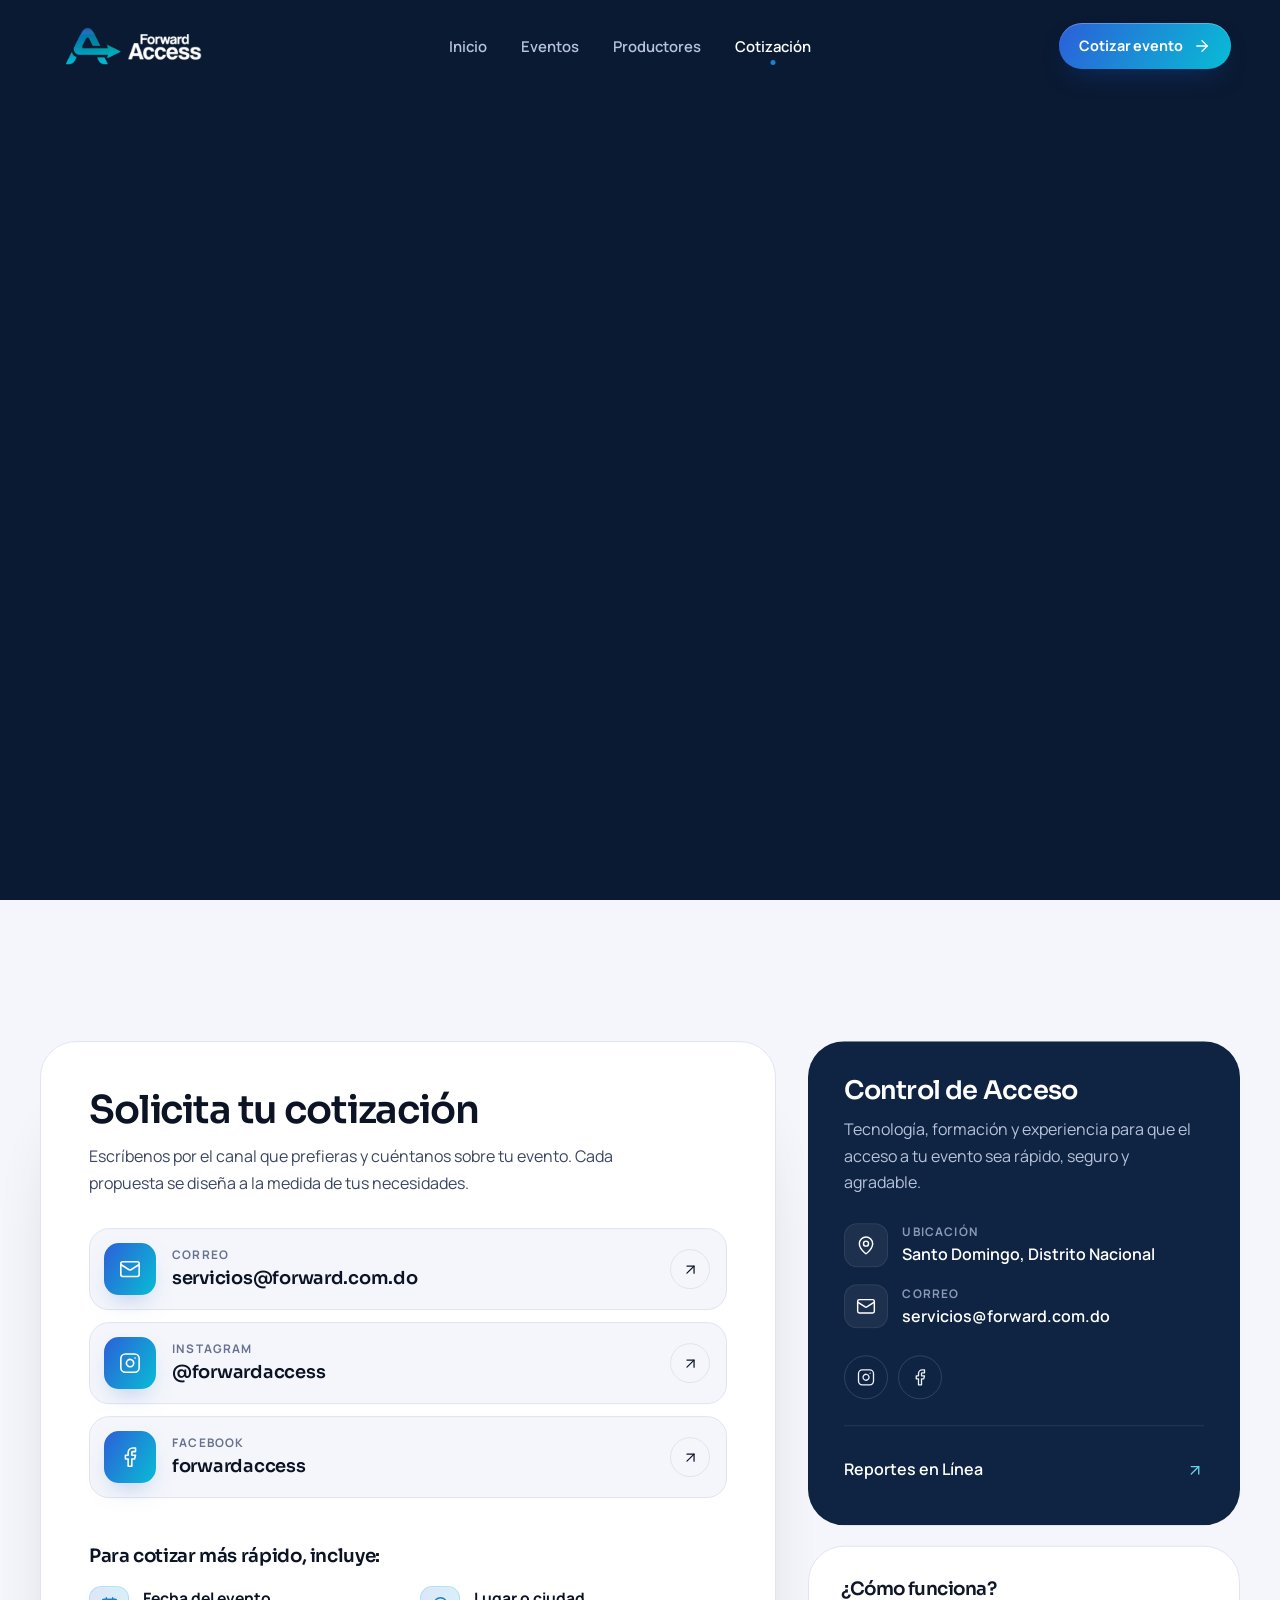
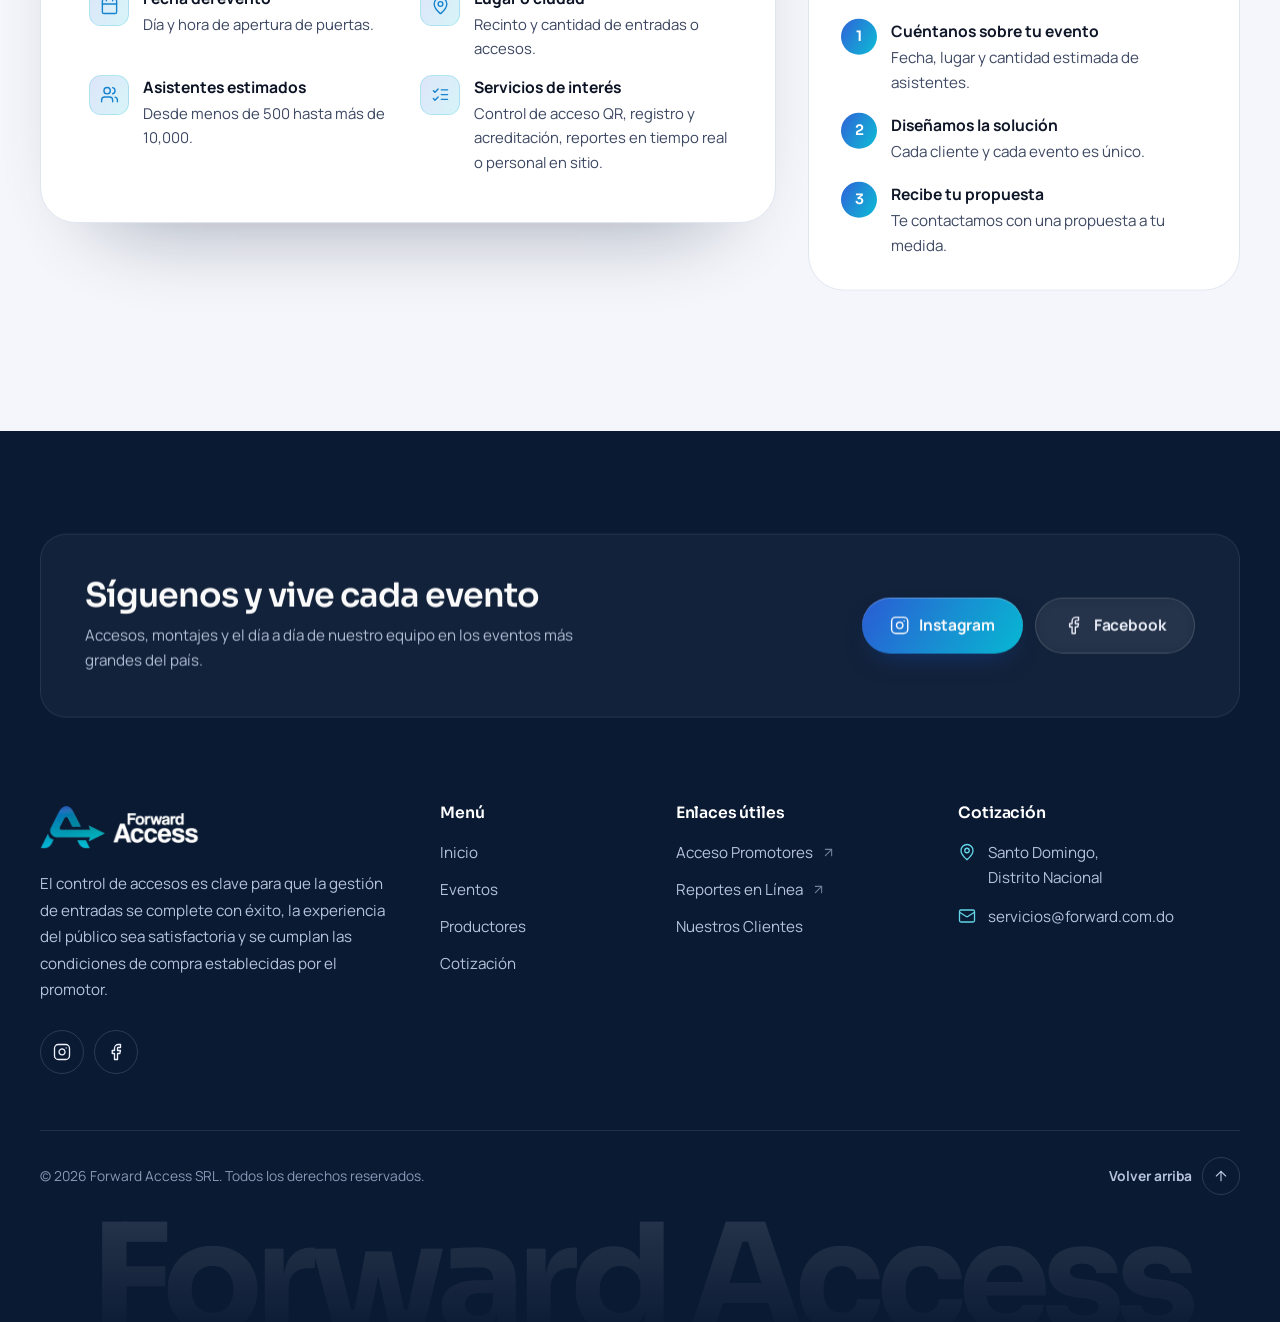
<file: cotizacion.html>
<!DOCTYPE html>
<html lang="es">
<head>
  <meta charset="utf-8">
  <meta name="viewport" content="width=device-width, initial-scale=1, viewport-fit=cover">
  <title>Cotización — Forward Access</title>
  <meta name="description" content="Solicita una cotización de registro y control de acceso para tu evento. Santo Domingo, República Dominicana.">
  <meta name="theme-color" content="#0a1a33">
  <link rel="canonical" href="https://forward.do/cotizacion.html">
  <meta property="og:type" content="website">
  <meta property="og:locale" content="es_DO">
  <meta property="og:site_name" content="Forward Access">
  <meta property="og:title" content="Cotización — Forward Access">
  <meta property="og:description" content="Solicita una cotización de registro y control de acceso para tu evento. Santo Domingo, República Dominicana.">
  <meta property="og:url" content="https://forward.do/cotizacion.html">
  <meta property="og:image" content="https://forward.do/assets/img/video-poster.jpg">
  <meta name="twitter:card" content="summary_large_image">
  <link rel="icon" type="image/png" href="assets/img/brand/favicon.png">
  <link rel="apple-touch-icon" href="assets/img/brand/apple-touch-icon.png">
  <link rel="preconnect" href="https://fonts.googleapis.com">
  <link rel="preconnect" href="https://fonts.gstatic.com" crossorigin>
  <link rel="stylesheet" href="https://fonts.googleapis.com/css2?family=Manrope:wght@400;500;600;700;800&family=Sora:wght@300;400;500;600;700&display=swap">
  <link rel="stylesheet" href="assets/css/styles.css">
  <script>(function(d){var r=d.documentElement;r.classList.add('js');if(!window.matchMedia('(prefers-reduced-motion: reduce)').matches)r.classList.add('is-loading');setTimeout(function(){if(!window.__fa){r.classList.add('no-anim');r.classList.remove('is-loading');}},3500);})(document);</script>
</head>
<body>
<a class="skip-link" href="#contenido">Saltar al contenido</a>
<svg xmlns="http://www.w3.org/2000/svg" style="position:absolute;width:0;height:0;overflow:hidden" aria-hidden="true">
  <defs>
    <linearGradient id="ringGrad" x1="0" y1="0" x2="1" y2="1"><stop offset="0" stop-color="#2b5fd9"/><stop offset="1" stop-color="#08bcd6"/></linearGradient>
  </defs>
  <symbol id="i-arrow-right" viewBox="0 0 24 24"><path d="M5 12h14"/><path d="m12 5 7 7-7 7"/></symbol>
  <symbol id="i-arrow-up-right" viewBox="0 0 24 24"><path d="M7 7h10v10"/><path d="M7 17 17 7"/></symbol>
  <symbol id="i-arrow-up" viewBox="0 0 24 24"><path d="m5 12 7-7 7 7"/><path d="M12 19V5"/></symbol>
  <symbol id="i-chevron-left" viewBox="0 0 24 24"><path d="m15 18-6-6 6-6"/></symbol>
  <symbol id="i-chevron-right" viewBox="0 0 24 24"><path d="m9 18 6-6-6-6"/></symbol>
  <symbol id="i-chevron-down" viewBox="0 0 24 24"><path d="m6 9 6 6 6-6"/></symbol>
  <symbol id="i-play" viewBox="0 0 24 24"><path d="M6 4.2v15.6a1 1 0 0 0 1.5.86l13-7.8a1 1 0 0 0 0-1.72l-13-7.8A1 1 0 0 0 6 4.2Z" fill="currentColor" stroke="none"/></symbol>
  <symbol id="i-check" viewBox="0 0 24 24"><path d="M20 6 9 17l-5-5"/></symbol>
  <symbol id="i-x" viewBox="0 0 24 24"><path d="M18 6 6 18"/><path d="m6 6 12 12"/></symbol>
  <symbol id="i-hourglass" viewBox="0 0 24 24"><path d="M5 22h14"/><path d="M5 2h14"/><path d="M17 22v-4.17a2 2 0 0 0-.59-1.42L12 12l-4.41 4.41A2 2 0 0 0 7 17.83V22"/><path d="M7 2v4.17a2 2 0 0 0 .59 1.42L12 12l4.41-4.41A2 2 0 0 0 17 6.17V2"/></symbol>
  <symbol id="i-users" viewBox="0 0 24 24"><path d="M16 21v-2a4 4 0 0 0-4-4H6a4 4 0 0 0-4 4v2"/><circle cx="9" cy="7" r="4"/><path d="M22 21v-2a4 4 0 0 0-3-3.87"/><path d="M16 3.13a4 4 0 0 1 0 7.75"/></symbol>
  <symbol id="i-handshake" viewBox="0 0 24 24"><path d="m11 17 2 2a1 1 0 1 0 3-3"/><path d="m14 14 2.5 2.5a1 1 0 1 0 3-3l-3.88-3.88a3 3 0 0 0-4.24 0l-.88.88a1 1 0 1 1-3-3l2.81-2.81a5.79 5.79 0 0 1 7.06-.87l.47.28a2 2 0 0 0 1.42.25L21 4"/><path d="m21 3 1 11h-2"/><path d="M3 3 2 14l6.5 6.5a1 1 0 1 0 3-3"/><path d="M3 4h8"/></symbol>
  <symbol id="i-laptop-code" viewBox="0 0 24 24"><rect x="3" y="4" width="18" height="12" rx="2"/><path d="M2 20h20"/><path d="m10 8-2 2 2 2"/><path d="m14 8 2 2-2 2"/></symbol>
  <symbol id="i-award" viewBox="0 0 24 24"><circle cx="12" cy="8" r="6"/><path d="m15.48 12.89 1.51 8.53a.5.5 0 0 1-.81.47l-3.58-2.69a1 1 0 0 0-1.2 0l-3.59 2.69a.5.5 0 0 1-.81-.47l1.51-8.53"/></symbol>
  <symbol id="i-history" viewBox="0 0 24 24"><path d="M3 12a9 9 0 1 0 9-9 9.75 9.75 0 0 0-6.74 2.74L3 8"/><path d="M3 3v5h5"/><path d="M12 7v5l4 2"/></symbol>
  <symbol id="i-ticket" viewBox="0 0 24 24"><path d="M2 9a3 3 0 0 1 0 6v2a2 2 0 0 0 2 2h16a2 2 0 0 0 2-2v-2a3 3 0 0 1 0-6V7a2 2 0 0 0-2-2H4a2 2 0 0 0-2 2Z"/><path d="M13 5v2"/><path d="M13 17v2"/><path d="M13 11v2"/></symbol>
  <symbol id="i-list-checks" viewBox="0 0 24 24"><path d="m3 17 2 2 4-4"/><path d="m3 7 2 2 4-4"/><path d="M13 6h8"/><path d="M13 12h8"/><path d="M13 18h8"/></symbol>
  <symbol id="i-forward" viewBox="0 0 24 24"><path d="M13 19 22 12 13 5Z"/><path d="M2 19 11 12 2 5Z"/></symbol>
  <symbol id="i-map-pin" viewBox="0 0 24 24"><path d="M20 10c0 5-5.54 10.19-7.4 11.8a1 1 0 0 1-1.2 0C9.54 20.19 4 15 4 10a8 8 0 0 1 16 0"/><circle cx="12" cy="10" r="3"/></symbol>
  <symbol id="i-mail" viewBox="0 0 24 24"><rect x="2" y="4" width="20" height="16" rx="2"/><path d="m22 7-8.97 5.7a1.94 1.94 0 0 1-2.06 0L2 7"/></symbol>
  <symbol id="i-instagram" viewBox="0 0 24 24"><rect x="2" y="2" width="20" height="20" rx="5"/><path d="M16 11.37A4 4 0 1 1 12.63 8 4 4 0 0 1 16 11.37z"/><path d="M17.5 6.5h.01"/></symbol>
  <symbol id="i-facebook" viewBox="0 0 24 24"><path d="M18 2h-3a5 5 0 0 0-5 5v3H7v4h3v8h4v-8h3l1-4h-4V7a1 1 0 0 1 1-1h3z"/></symbol>
  <symbol id="i-search" viewBox="0 0 24 24"><circle cx="11" cy="11" r="8"/><path d="m21 21-4.3-4.3"/></symbol>
  <symbol id="i-log-in" viewBox="0 0 24 24"><path d="M15 3h4a2 2 0 0 1 2 2v14a2 2 0 0 1-2 2h-4"/><path d="m10 17 5-5-5-5"/><path d="M15 12H3"/></symbol>
  <symbol id="i-shield-check" viewBox="0 0 24 24"><path d="M20 13c0 5-3.5 7.5-7.66 8.95a1 1 0 0 1-.67-.01C7.5 20.5 4 18 4 13V6a1 1 0 0 1 1-1c2 0 4.5-1.2 6.24-2.72a1.17 1.17 0 0 1 1.52 0C14.51 3.81 17 5 19 5a1 1 0 0 1 1 1z"/><path d="m9 12 2 2 4-4"/></symbol>
  <symbol id="i-qr" viewBox="0 0 24 24"><rect x="3" y="3" width="5" height="5" rx="1"/><rect x="16" y="3" width="5" height="5" rx="1"/><rect x="3" y="16" width="5" height="5" rx="1"/><path d="M21 16h-3a2 2 0 0 0-2 2v3"/><path d="M21 21v.01"/><path d="M12 7v3a2 2 0 0 1-2 2H7"/><path d="M3 12h.01"/><path d="M12 3h.01"/><path d="M12 16v.01"/><path d="M16 12h1"/><path d="M21 12v.01"/><path d="M12 21v-1"/></symbol>
  <symbol id="i-whatsapp" viewBox="0 0 24 24"><path d="M3 21l1.65-3.8a9 9 0 1 1 3.4 2.9L3 21"/><path d="M9 10a.5.5 0 0 0 1 0V9a.5.5 0 0 0-1 0v1a5 5 0 0 0 5 5h1a.5.5 0 0 0 0-1h-1a.5.5 0 0 0 0 1"/></symbol>
  <symbol id="i-globe" viewBox="0 0 24 24"><circle cx="12" cy="12" r="10"/><path d="M12 2a14.5 14.5 0 0 0 0 20 14.5 14.5 0 0 0 0-20"/><path d="M2 12h20"/></symbol>
  <symbol id="i-send" viewBox="0 0 24 24"><path d="M14.54 21.69a.5.5 0 0 0 .94-.03l6.5-19a.5.5 0 0 0-.64-.63l-19 6.5a.5.5 0 0 0-.02.93l7.93 3.18a2 2 0 0 1 1.11 1.11z"/><path d="m21.85 2.15-10.94 10.94"/></symbol>
  <symbol id="i-rotate" viewBox="0 0 24 24"><path d="M3 12a9 9 0 1 0 9-9 9.75 9.75 0 0 0-6.74 2.74L3 8"/><path d="M3 3v5h5"/></symbol>
  <symbol id="i-calendar" viewBox="0 0 24 24"><path d="M8 2v4"/><path d="M16 2v4"/><rect x="3" y="4" width="18" height="18" rx="2"/><path d="M3 10h18"/></symbol>
  <symbol id="i-quote" viewBox="0 0 24 24"><path fill="url(#ringGrad)" stroke="none" d="M10.2 4.5C6.2 5.9 3 9.5 3 14.6V20h7.4v-7.4H6.6c.3-3 2.1-5.3 4.6-6.4zM21 4.5c-4 1.4-7.2 5-7.2 10.1V20h7.4v-7.4h-3.8c.3-3 2.1-5.3 4.6-6.4z"/></symbol>
  <symbol id="i-sparkles" viewBox="0 0 24 24"><path d="M9.94 15.5A2 2 0 0 0 8.5 14.06l-6.14-1.58a.5.5 0 0 1 0-.96L8.5 9.94A2 2 0 0 0 9.94 8.5l1.58-6.14a.5.5 0 0 1 .96 0l1.58 6.14a2 2 0 0 0 1.44 1.44l6.14 1.58a.5.5 0 0 1 0 .96l-6.14 1.58a2 2 0 0 0-1.44 1.44l-1.58 6.14a.5.5 0 0 1-.96 0z"/></symbol>
</svg>

<div class="pt" aria-hidden="true">
  <div class="pt__panel pt__panel--accent"></div>
  <div class="pt__panel pt__panel--ink"></div>
  <div class="pt__brand">
    <img src="assets/img/brand/logo-light.png" alt="" width="428" height="420">
    <div class="pt__progress"><span></span></div>
  </div>
</div>

<header class="nav" id="top">
  <div class="container">
    <div class="nav__bar">
      <a class="nav__logo" href="index.html" aria-label="Forward Access — Inicio">
        <img class="logo-light" src="assets/img/brand/logo-h-light.png" alt="Forward Access" width="721" height="200">
        <img class="logo-dark" src="assets/img/brand/logo-h-dark.png" alt="" width="721" height="200">
      </a>
      <nav class="nav__links" aria-label="Principal">
          <a class="nav__link" href="index.html">Inicio</a>
          <a class="nav__link" href="eventos.html">Eventos</a>
          <a class="nav__link" href="productores.html">Productores</a>
          <a class="nav__link is-active" href="cotizacion.html" aria-current="page">Cotización</a>
      </nav>
      <div class="nav__actions">
        <a class="btn btn--primary btn--sm nav__cta" href="cotizacion.html">Cotizar evento <svg class="icon icon--go" aria-hidden="true"><use href="#i-arrow-right"/></svg></a>
        <button class="nav__toggle" type="button" aria-label="Abrir menú" aria-expanded="false" aria-controls="menu"><span></span><span></span></button>
      </div>
    </div>
  </div>
</header>

<div class="menu" id="menu" aria-hidden="true">
  <nav class="menu__links" aria-label="Menú móvil">
      <a class="" href="index.html" style="--i:0"><small>01</small>Inicio</a>
      <a class="" href="eventos.html" style="--i:1"><small>02</small>Eventos</a>
      <a class="" href="productores.html" style="--i:2"><small>03</small>Productores</a>
      <a class="is-active" href="cotizacion.html" style="--i:3" aria-current="page"><small>04</small>Cotización</a>
  </nav>
  <div class="menu__foot">
    <a class="btn btn--primary btn--block" href="cotizacion.html">Solicitar cotización <svg class="icon icon--go" aria-hidden="true"><use href="#i-arrow-right"/></svg></a>
    <div class="menu__row">
      <div class="menu__contact">
        <span>Santo Domingo, Distrito Nacional</span>
        <a href="mailto:servicios@forward.com.do">servicios@forward.com.do</a>
      </div>
      <div class="socials">
        <a href="https://www.instagram.com/forwardaccess/" target="_blank" rel="noopener" aria-label="Instagram"><svg class="icon" aria-hidden="true"><use href="#i-instagram"/></svg></a>
        <a href="https://www.facebook.com/forwardaccess/" target="_blank" rel="noopener" aria-label="Facebook"><svg class="icon" aria-hidden="true"><use href="#i-facebook"/></svg></a>
      </div>
    </div>
  </div>
</div>

<main id="contenido">

<section class="page-hero">
  <div class="page-hero__bg" aria-hidden="true"><picture><source media="(max-width: 767px)" srcset="assets/img/cotizacion-1-1400.webp"><img class="page-hero__img" src="assets/img/cotizacion-1.webp" alt="" width="2000" height="1091"></picture></div>
  <div class="container on-dark">
    <nav class="crumbs" aria-label="Ruta"><a href="index.html">Inicio</a><svg class="icon" aria-hidden="true"><use href="#i-chevron-right"/></svg><span aria-current="page">Cotización</span></nav>
    <span class="eyebrow" style="margin-top:28px">Hablemos de tu evento</span>
    <h1 class="page-hero__title" data-split>Cotización</h1>
    <p class="lead page-hero__lead">Cuéntanos sobre tu evento y te preparamos una propuesta adecuada a sus necesidades.</p>
    
  </div>
</section>

<section class="section section--paper" aria-labelledby="contact-title">
  <div class="container quote-layout">
    <div class="contact-card" data-reveal>
      <h2 class="contact-card__title" id="contact-title">Solicita tu cotización</h2>
      <p class="contact-card__text">Escríbenos por el canal que prefieras y cuéntanos sobre tu evento. Cada propuesta se diseña a la medida de tus necesidades.</p>

      <div class="channels">
        <a class="channel" href="mailto:servicios@forward.com.do">
          <span class="channel__icon"><svg class="icon" aria-hidden="true"><use href="#i-mail"/></svg></span>
          <span class="channel__body"><small>Correo</small><strong>servicios@forward.com.do</strong></span>
          <span class="channel__go"><svg class="icon" aria-hidden="true"><use href="#i-arrow-up-right"/></svg></span>
        </a>
        <a class="channel" href="https://www.instagram.com/forwardaccess/" target="_blank" rel="noopener">
          <span class="channel__icon"><svg class="icon" aria-hidden="true"><use href="#i-instagram"/></svg></span>
          <span class="channel__body"><small>Instagram</small><strong>@forwardaccess</strong></span>
          <span class="channel__go"><svg class="icon" aria-hidden="true"><use href="#i-arrow-up-right"/></svg></span>
        </a>
        <a class="channel" href="https://www.facebook.com/forwardaccess/" target="_blank" rel="noopener">
          <span class="channel__icon"><svg class="icon" aria-hidden="true"><use href="#i-facebook"/></svg></span>
          <span class="channel__body"><small>Facebook</small><strong>forwardaccess</strong></span>
          <span class="channel__go"><svg class="icon" aria-hidden="true"><use href="#i-arrow-up-right"/></svg></span>
        </a>
      </div>

      <h3 class="contact-card__sub">Para cotizar más rápido, incluye:</h3>
      <ul class="checklist">
        <li><span class="checklist__icon"><svg class="icon" aria-hidden="true"><use href="#i-calendar"/></svg></span><div><strong>Fecha del evento</strong>Día y hora de apertura de puertas.</div></li>
        <li><span class="checklist__icon"><svg class="icon" aria-hidden="true"><use href="#i-map-pin"/></svg></span><div><strong>Lugar o ciudad</strong>Recinto y cantidad de entradas o accesos.</div></li>
        <li><span class="checklist__icon"><svg class="icon" aria-hidden="true"><use href="#i-users"/></svg></span><div><strong>Asistentes estimados</strong>Desde menos de 500 hasta más de 10,000.</div></li>
        <li><span class="checklist__icon"><svg class="icon" aria-hidden="true"><use href="#i-list-checks"/></svg></span><div><strong>Servicios de interés</strong>Control de acceso QR, registro y acreditación, reportes en tiempo real o personal en sitio.</div></li>
      </ul>
    </div>

    <aside class="aside">
      <div class="info-card" data-reveal>
        <h2>Control de Acceso</h2>
        <p>Tecnología, formación y experiencia para que el acceso a tu evento sea rápido, seguro y agradable.</p>
        <ul class="info-list">
          <li><span class="info-list__icon"><svg class="icon" aria-hidden="true"><use href="#i-map-pin"/></svg></span><div><small>Ubicación</small><span>Santo Domingo, Distrito Nacional</span></div></li>
          <li><span class="info-list__icon"><svg class="icon" aria-hidden="true"><use href="#i-mail"/></svg></span><div><small>Correo</small><a href="mailto:servicios@forward.com.do">servicios@forward.com.do</a></div></li>
        </ul>
        <div class="socials">
          <a href="https://www.instagram.com/forwardaccess/" target="_blank" rel="noopener" aria-label="Instagram"><svg class="icon" aria-hidden="true"><use href="#i-instagram"/></svg></a>
          <a href="https://www.facebook.com/forwardaccess/" target="_blank" rel="noopener" aria-label="Facebook"><svg class="icon" aria-hidden="true"><use href="#i-facebook"/></svg></a>
        </div>
        <div class="info-card__links">
          <a href="https://forwardaccess.in/admin" target="_blank" rel="noopener">Reportes en Línea <svg class="icon" aria-hidden="true"><use href="#i-arrow-up-right"/></svg></a>
        </div>
      </div>

      <div class="steps" data-reveal>
        <h3>¿Cómo funciona?</h3>
        <ol>
          <li><div><strong>Cuéntanos sobre tu evento</strong>Fecha, lugar y cantidad estimada de asistentes.</div></li>
          <li><div><strong>Diseñamos la solución</strong>Cada cliente y cada evento es único.</div></li>
          <li><div><strong>Recibe tu propuesta</strong>Te contactamos con una propuesta a tu medida.</div></li>
        </ol>
      </div>
    </aside>
  </div>
</section>
</main>

<footer class="footer">
  <div class="container">
    <div class="footer__band" data-reveal>
      <div>
        <h2>Síguenos y vive cada evento</h2>
        <p>Accesos, montajes y el día a día de nuestro equipo en los eventos más grandes del país.</p>
      </div>
      <div class="footer__band-actions">
        <a class="btn btn--primary" href="https://www.instagram.com/forwardaccess/" target="_blank" rel="noopener"><svg class="icon" aria-hidden="true"><use href="#i-instagram"/></svg><span>Instagram</span></a>
        <a class="btn btn--ghost" href="https://www.facebook.com/forwardaccess/" target="_blank" rel="noopener"><svg class="icon" aria-hidden="true"><use href="#i-facebook"/></svg><span>Facebook</span></a>
      </div>
    </div>

    <div class="footer__grid">
      <div class="footer__brand">
        <a href="index.html" aria-label="Forward Access — Inicio"><img src="assets/img/brand/logo-h-light.png" alt="Forward Access" width="721" height="200" loading="lazy"></a>
        <p>El control de accesos es clave para que la gestión de entradas se complete con éxito, la experiencia del público sea satisfactoria y se cumplan las condiciones de compra establecidas por el promotor.</p>
        <div class="socials">
          <a href="https://www.instagram.com/forwardaccess/" target="_blank" rel="noopener" aria-label="Instagram"><svg class="icon" aria-hidden="true"><use href="#i-instagram"/></svg></a>
          <a href="https://www.facebook.com/forwardaccess/" target="_blank" rel="noopener" aria-label="Facebook"><svg class="icon" aria-hidden="true"><use href="#i-facebook"/></svg></a>
        </div>
      </div>
      <div>
        <h3 class="footer__title">Menú</h3>
        <ul class="footer__list">
          <li><a href="index.html">Inicio</a></li>
          <li><a href="eventos.html">Eventos</a></li>
          <li><a href="productores.html">Productores</a></li>
          <li><a href="cotizacion.html">Cotización</a></li>
        </ul>
      </div>
      <div>
        <h3 class="footer__title">Enlaces útiles</h3>
        <ul class="footer__list">
          <li><a href="https://forwardaccess.in/admin" target="_blank" rel="noopener">Acceso Promotores <svg class="icon" aria-hidden="true"><use href="#i-arrow-up-right"/></svg></a></li>
          <li><a href="https://forwardaccess.in/admin" target="_blank" rel="noopener">Reportes en Línea <svg class="icon" aria-hidden="true"><use href="#i-arrow-up-right"/></svg></a></li>
          <li><a href="eventos.html">Nuestros Clientes</a></li>
        </ul>
      </div>
      <div>
        <h3 class="footer__title">Cotización</h3>
        <ul class="footer__contact">
          <li><svg class="icon" aria-hidden="true"><use href="#i-map-pin"/></svg><span>Santo Domingo,<br>Distrito Nacional</span></li>
          <li><svg class="icon" aria-hidden="true"><use href="#i-mail"/></svg><a href="mailto:servicios@forward.com.do">servicios@forward.com.do</a></li>
        </ul>
      </div>
    </div>

    <div class="footer__bottom">
      <span>© <span data-year>2026</span> Forward Access SRL. Todos los derechos reservados.</span>
      <a class="to-top" href="#top">Volver arriba <span><svg class="icon" aria-hidden="true"><use href="#i-arrow-up"/></svg></span></a>
    </div>
  </div>
  <div class="footer__giant" aria-hidden="true">Forward Access</div>
</footer>

<script src="assets/vendor/gsap.min.js" defer></script>
<script src="assets/vendor/ScrollTrigger.min.js" defer></script>
<script src="assets/vendor/SplitText.min.js" defer></script>
<script src="assets/vendor/lenis.min.js" defer></script>
<script src="assets/js/main.js" defer></script>
</body>
</html>
</file>
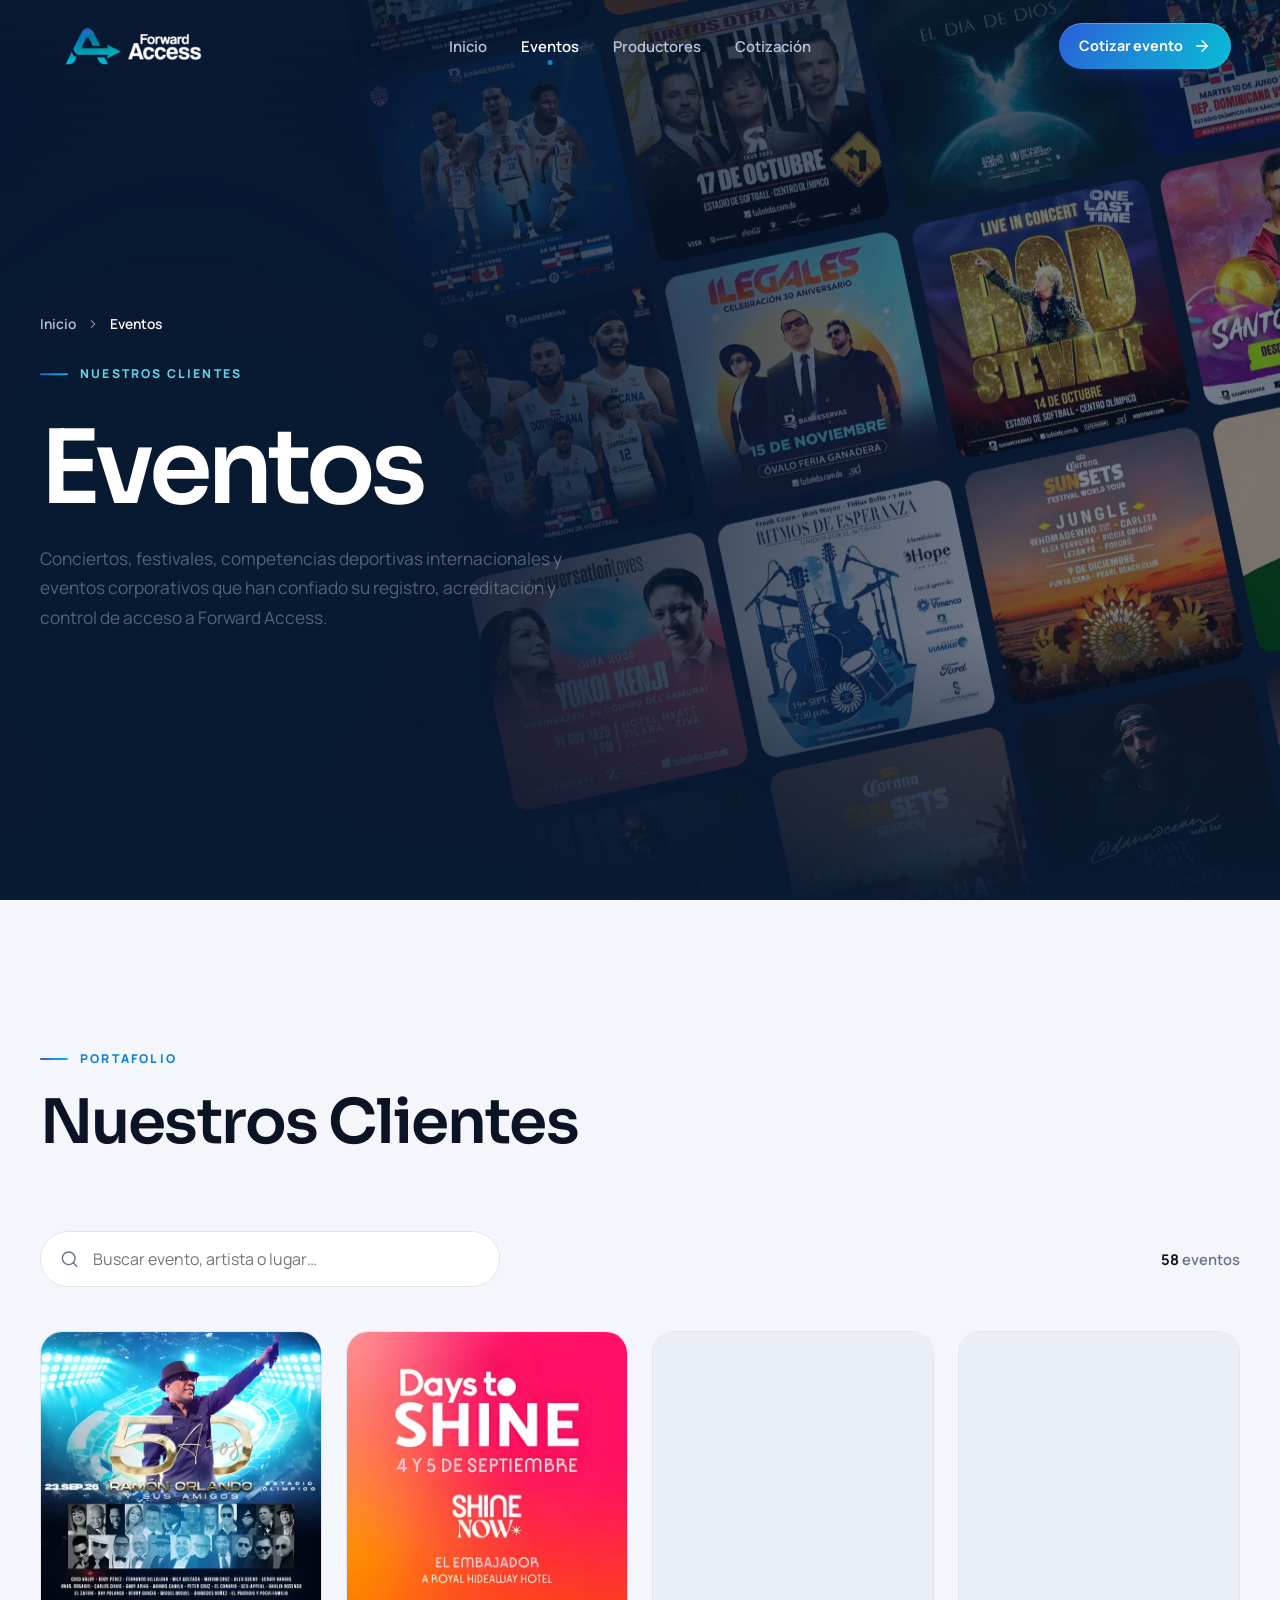
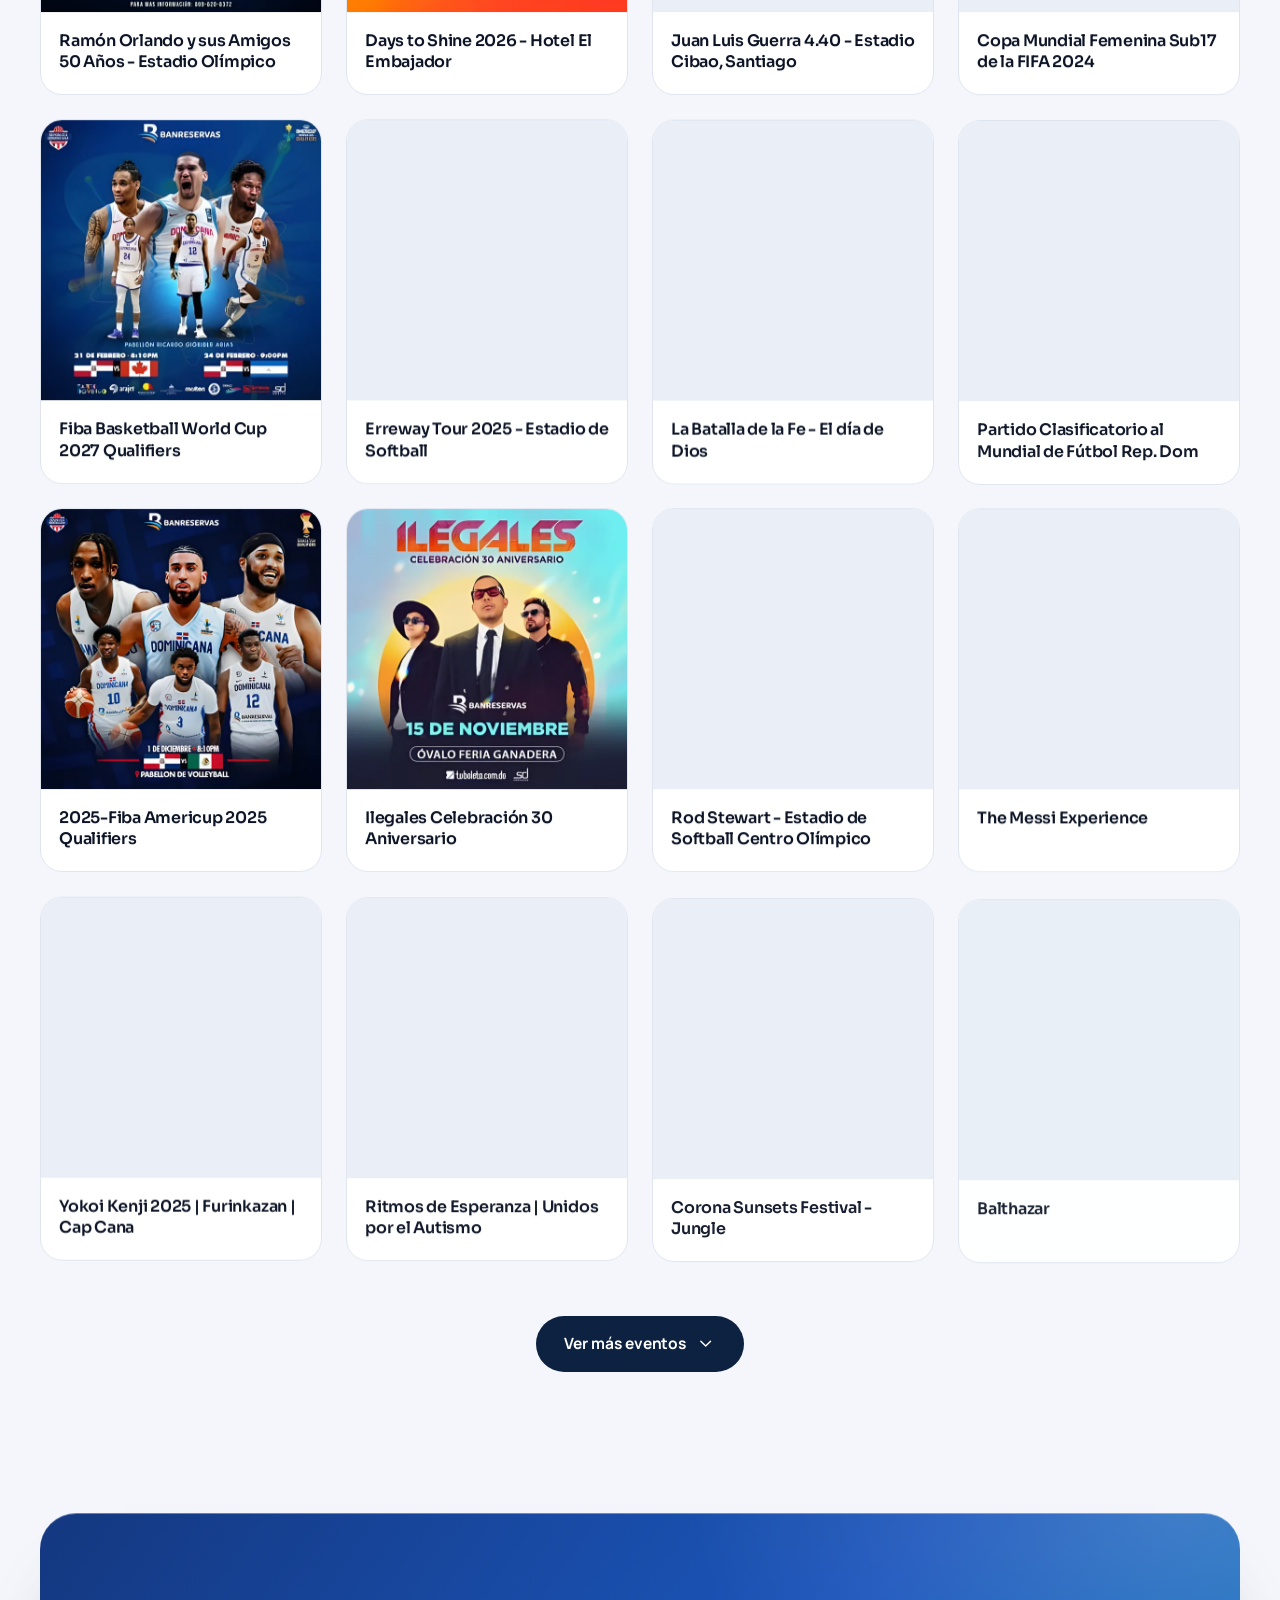
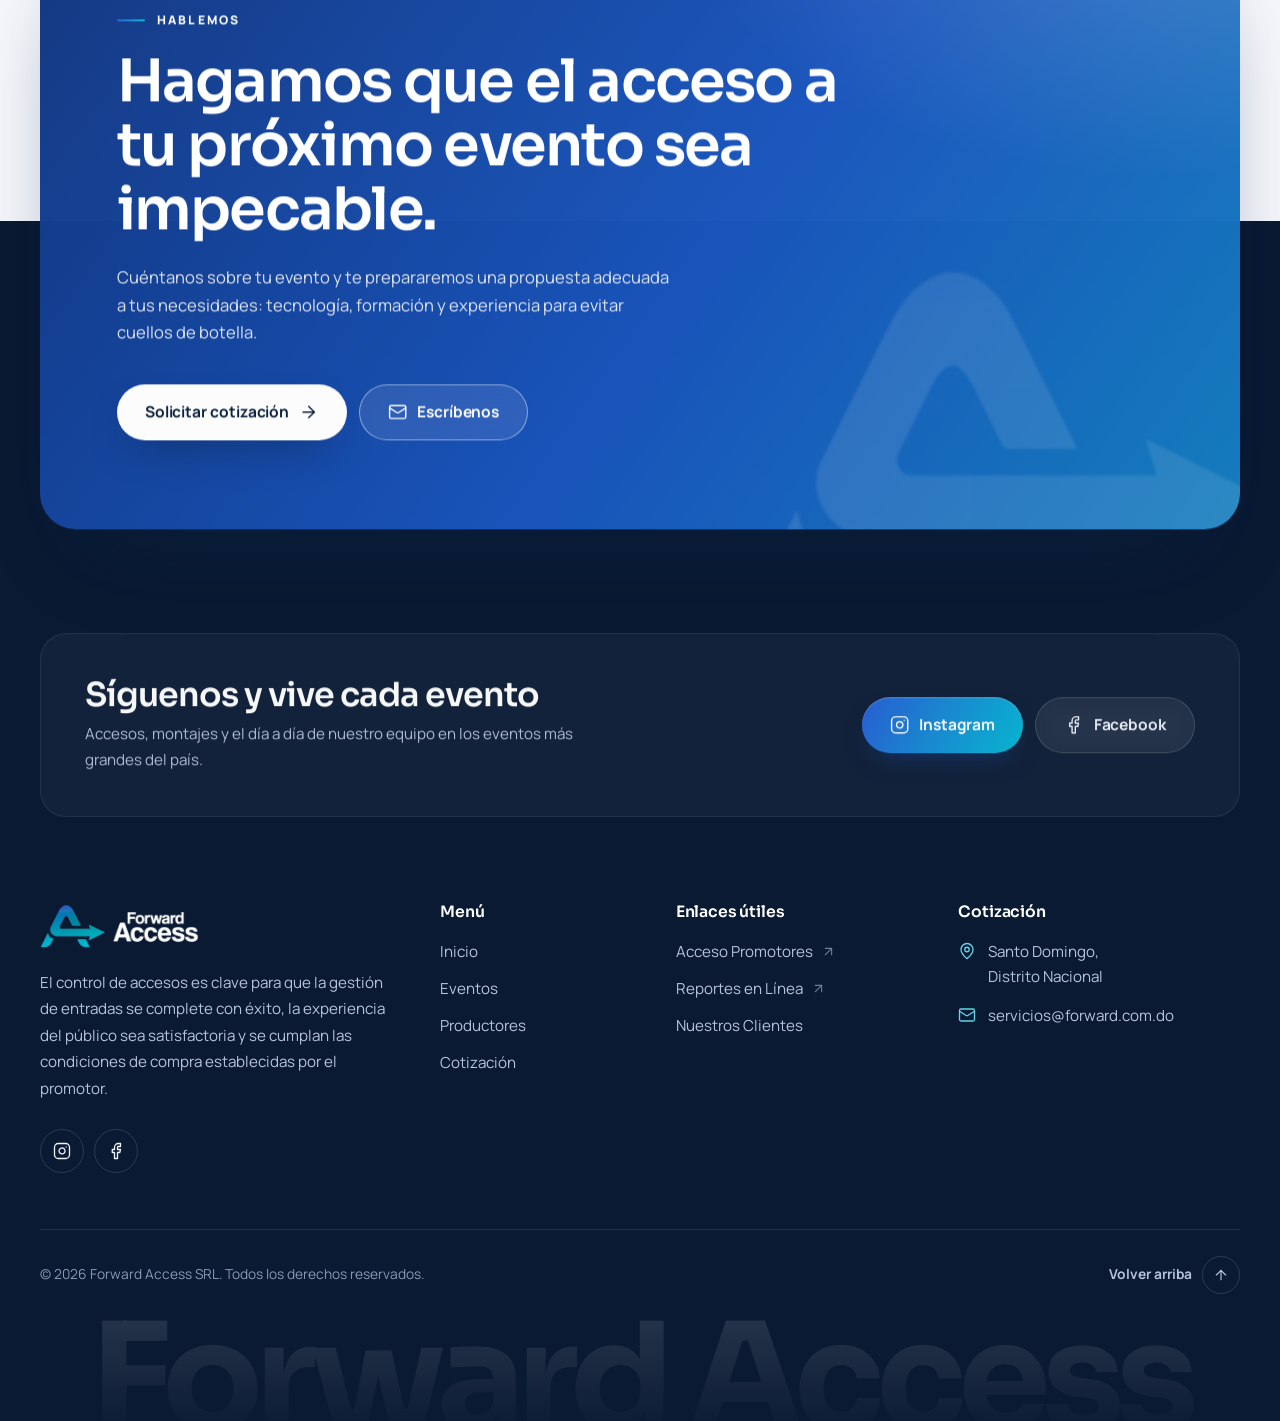
<file: eventos-next-3.html>
<!DOCTYPE html>
<html lang="es">
<head>
  <meta charset="utf-8">
  <title>Eventos — Forward Access</title>
  <meta name="robots" content="noindex">
  <link rel="canonical" href="https://forward.do/eventos.html">
  <meta http-equiv="refresh" content="0; url=eventos.html">
  <script>location.replace('eventos.html');</script>
</head>
<body style="background:#040915;color:#fff;font-family:system-ui,sans-serif">
  <p style="padding:24px">Redirigiendo a <a style="color:#63d6e8" href="eventos.html">Eventos</a>…</p>
</body>
</html>
</file>
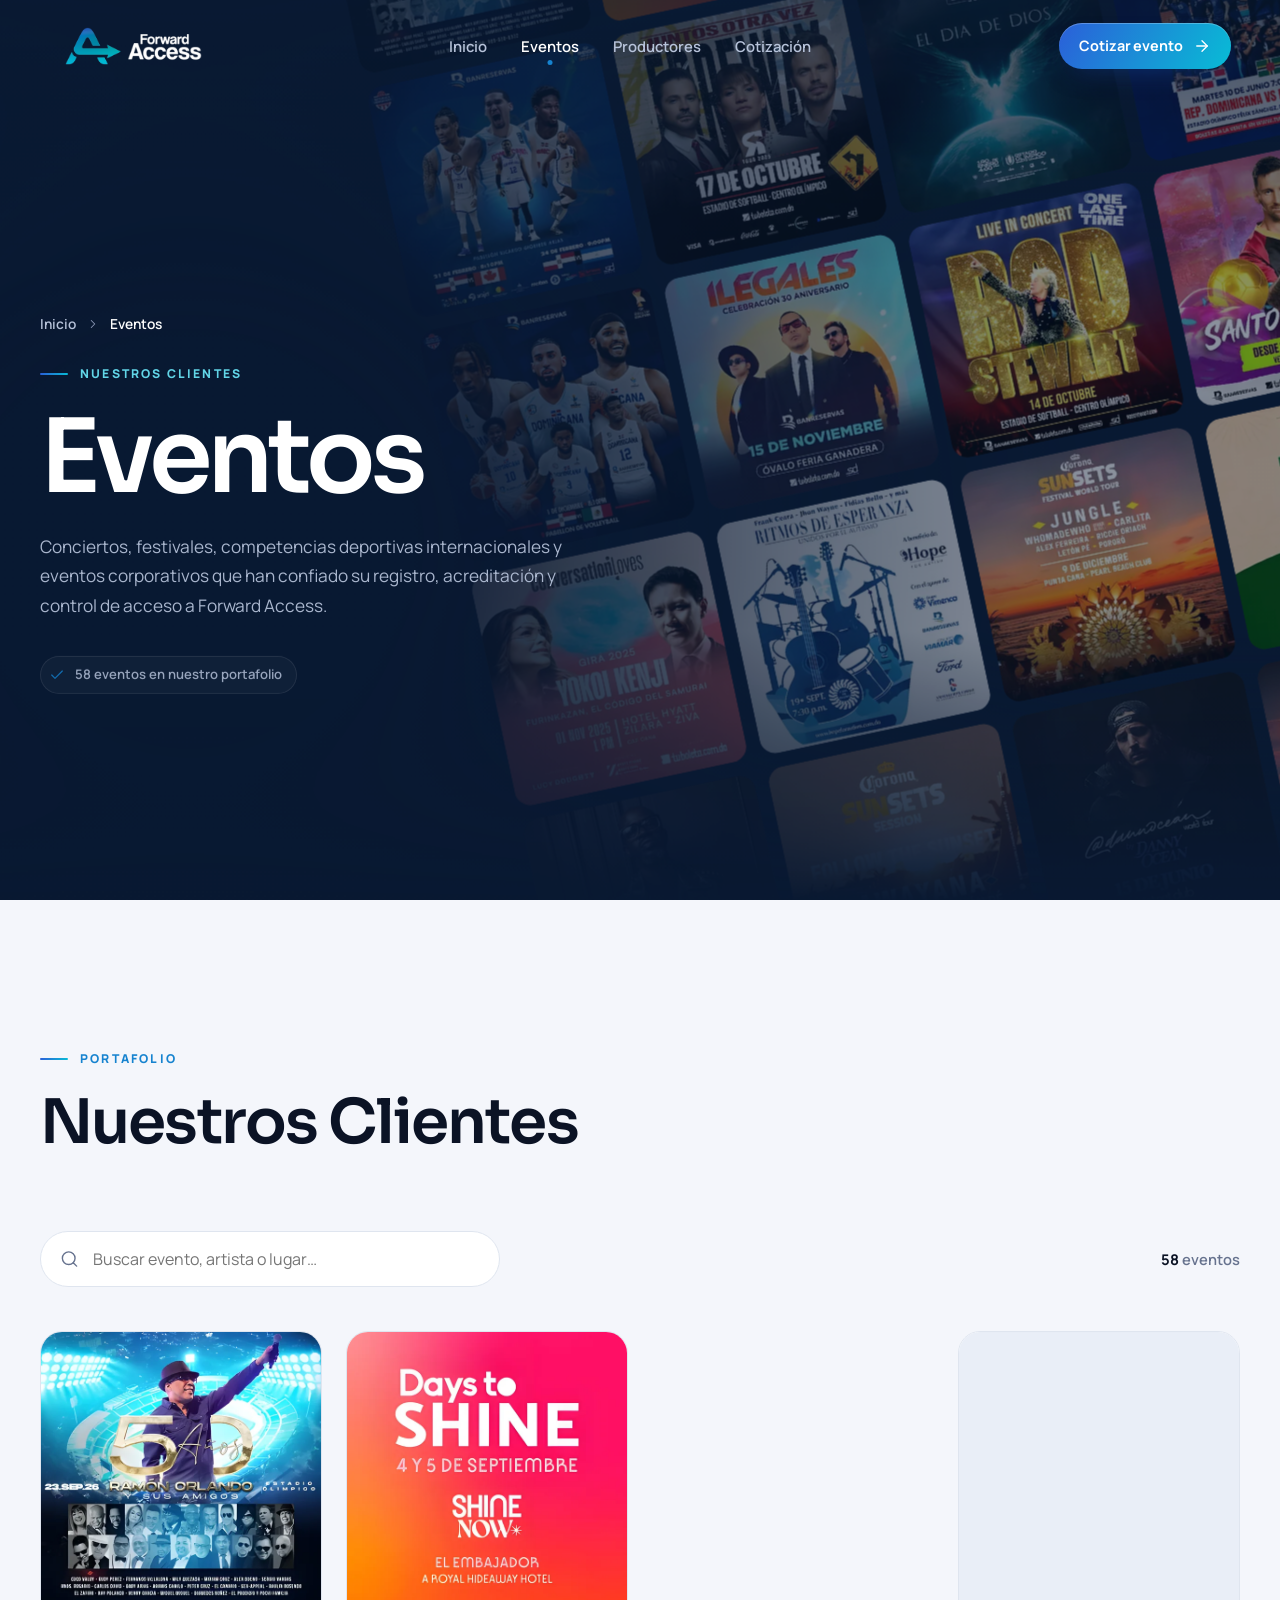
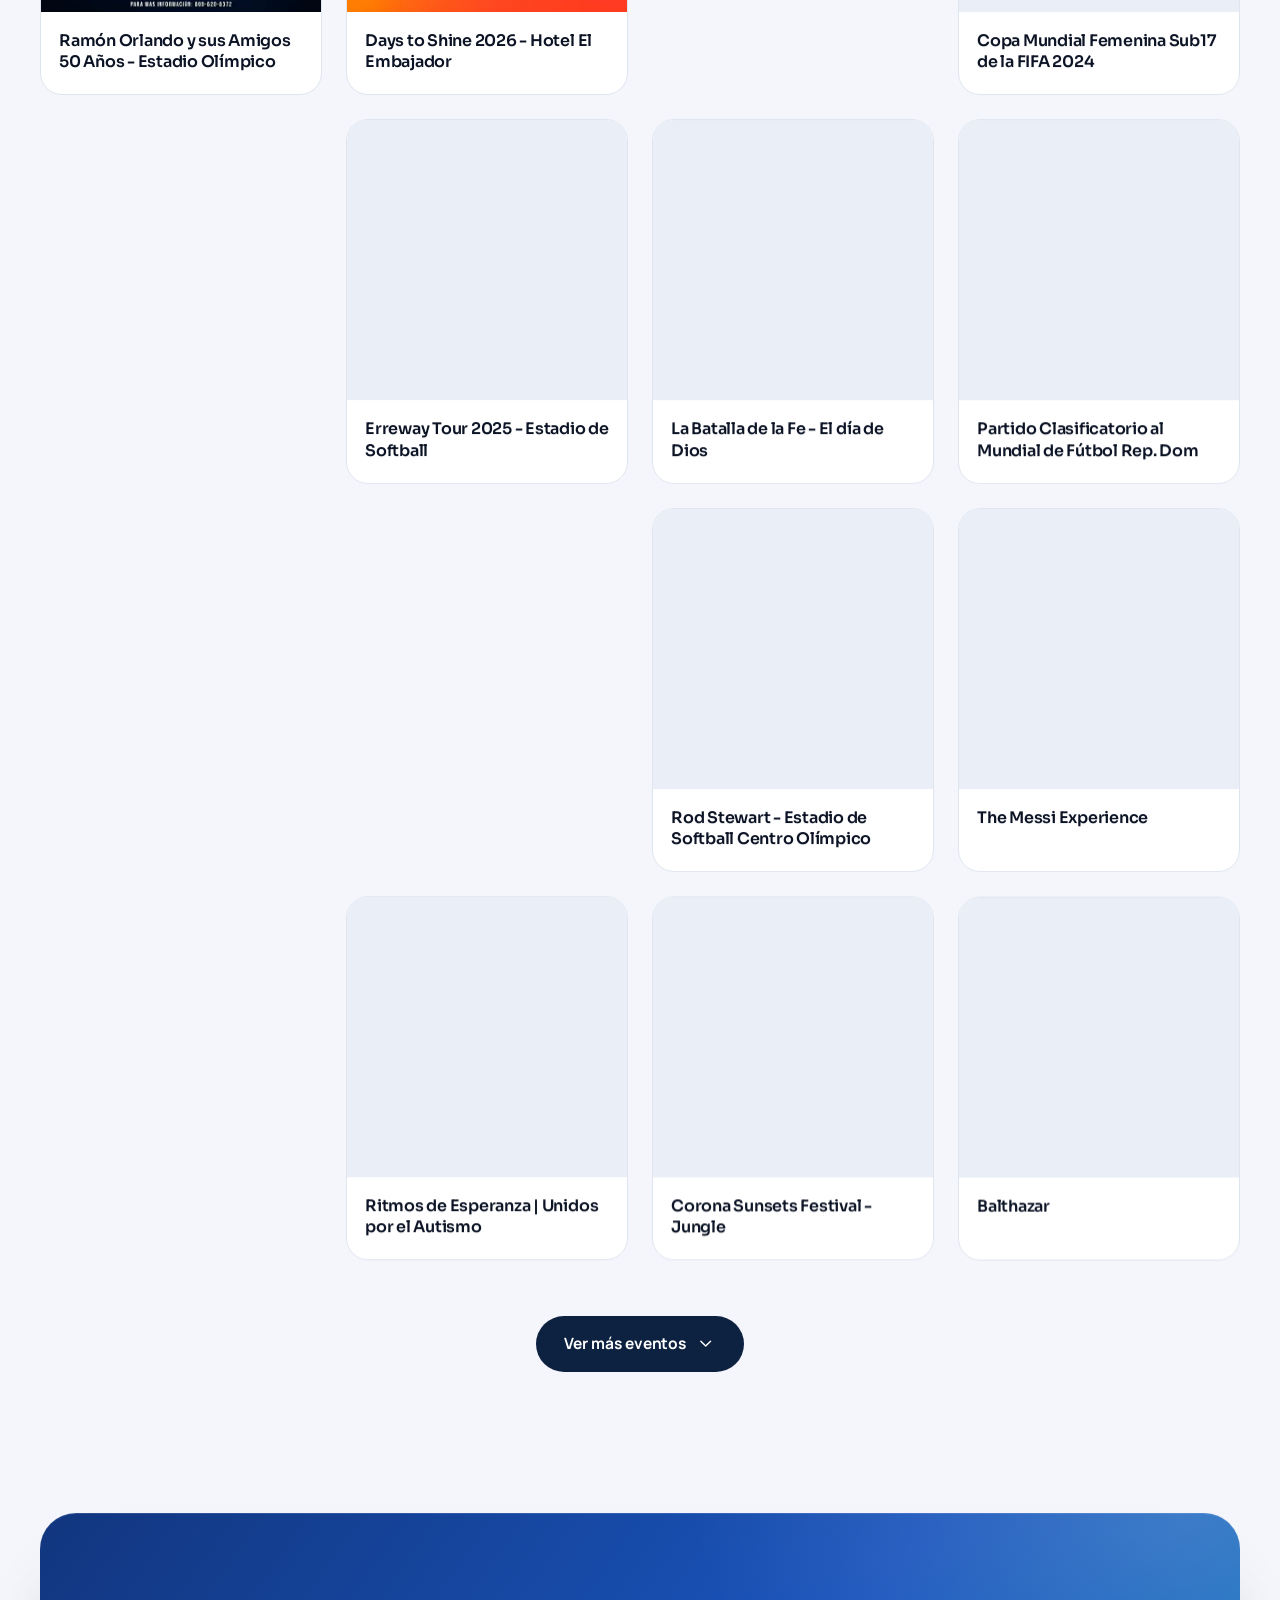
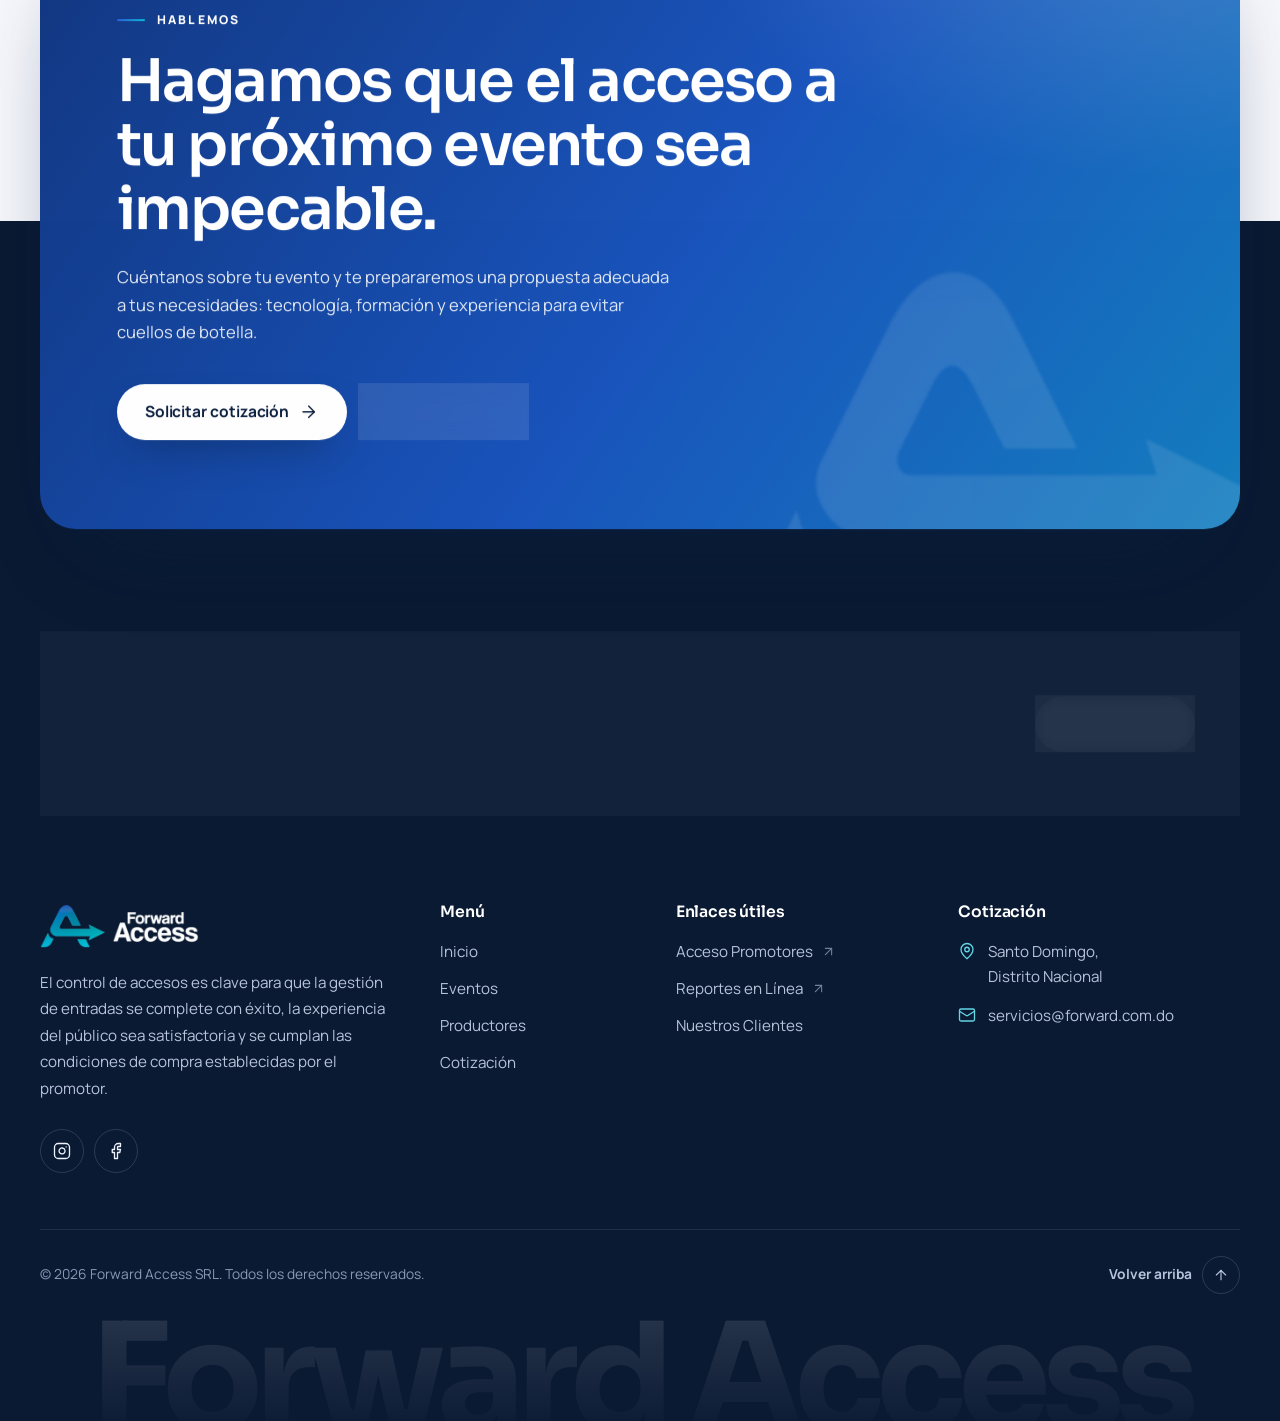
<file: eventos.html>
<!DOCTYPE html>
<html lang="es">
<head>
  <meta charset="utf-8">
  <meta name="viewport" content="width=device-width, initial-scale=1, viewport-fit=cover">
  <title>Eventos — Forward Access</title>
  <meta name="description" content="Conoce los conciertos, festivales y competencias deportivas que han confiado su registro y control de acceso a Forward Access.">
  <meta name="theme-color" content="#0a1a33">
  <link rel="canonical" href="https://forward.do/eventos.html">
  <meta property="og:type" content="website">
  <meta property="og:locale" content="es_DO">
  <meta property="og:site_name" content="Forward Access">
  <meta property="og:title" content="Eventos — Forward Access">
  <meta property="og:description" content="Conoce los conciertos, festivales y competencias deportivas que han confiado su registro y control de acceso a Forward Access.">
  <meta property="og:url" content="https://forward.do/eventos.html">
  <meta property="og:image" content="https://forward.do/assets/img/video-poster.jpg">
  <meta name="twitter:card" content="summary_large_image">
  <link rel="icon" type="image/png" href="assets/img/brand/favicon.png">
  <link rel="apple-touch-icon" href="assets/img/brand/apple-touch-icon.png">
  <link rel="preconnect" href="https://fonts.googleapis.com">
  <link rel="preconnect" href="https://fonts.gstatic.com" crossorigin>
  <link rel="stylesheet" href="https://fonts.googleapis.com/css2?family=Manrope:wght@400;500;600;700;800&family=Sora:wght@300;400;500;600;700&display=swap">
  <link rel="stylesheet" href="assets/css/styles.css">
  <script>(function(d){var r=d.documentElement;r.classList.add('js');if(!window.matchMedia('(prefers-reduced-motion: reduce)').matches)r.classList.add('is-loading');setTimeout(function(){if(!window.__fa){r.classList.add('no-anim');r.classList.remove('is-loading');}},3500);})(document);</script>
</head>
<body>
<a class="skip-link" href="#contenido">Saltar al contenido</a>
<svg xmlns="http://www.w3.org/2000/svg" style="position:absolute;width:0;height:0;overflow:hidden" aria-hidden="true">
  <defs>
    <linearGradient id="ringGrad" x1="0" y1="0" x2="1" y2="1"><stop offset="0" stop-color="#2b5fd9"/><stop offset="1" stop-color="#08bcd6"/></linearGradient>
  </defs>
  <symbol id="i-arrow-right" viewBox="0 0 24 24"><path d="M5 12h14"/><path d="m12 5 7 7-7 7"/></symbol>
  <symbol id="i-arrow-up-right" viewBox="0 0 24 24"><path d="M7 7h10v10"/><path d="M7 17 17 7"/></symbol>
  <symbol id="i-arrow-up" viewBox="0 0 24 24"><path d="m5 12 7-7 7 7"/><path d="M12 19V5"/></symbol>
  <symbol id="i-chevron-left" viewBox="0 0 24 24"><path d="m15 18-6-6 6-6"/></symbol>
  <symbol id="i-chevron-right" viewBox="0 0 24 24"><path d="m9 18 6-6-6-6"/></symbol>
  <symbol id="i-chevron-down" viewBox="0 0 24 24"><path d="m6 9 6 6 6-6"/></symbol>
  <symbol id="i-play" viewBox="0 0 24 24"><path d="M6 4.2v15.6a1 1 0 0 0 1.5.86l13-7.8a1 1 0 0 0 0-1.72l-13-7.8A1 1 0 0 0 6 4.2Z" fill="currentColor" stroke="none"/></symbol>
  <symbol id="i-check" viewBox="0 0 24 24"><path d="M20 6 9 17l-5-5"/></symbol>
  <symbol id="i-x" viewBox="0 0 24 24"><path d="M18 6 6 18"/><path d="m6 6 12 12"/></symbol>
  <symbol id="i-hourglass" viewBox="0 0 24 24"><path d="M5 22h14"/><path d="M5 2h14"/><path d="M17 22v-4.17a2 2 0 0 0-.59-1.42L12 12l-4.41 4.41A2 2 0 0 0 7 17.83V22"/><path d="M7 2v4.17a2 2 0 0 0 .59 1.42L12 12l4.41-4.41A2 2 0 0 0 17 6.17V2"/></symbol>
  <symbol id="i-users" viewBox="0 0 24 24"><path d="M16 21v-2a4 4 0 0 0-4-4H6a4 4 0 0 0-4 4v2"/><circle cx="9" cy="7" r="4"/><path d="M22 21v-2a4 4 0 0 0-3-3.87"/><path d="M16 3.13a4 4 0 0 1 0 7.75"/></symbol>
  <symbol id="i-handshake" viewBox="0 0 24 24"><path d="m11 17 2 2a1 1 0 1 0 3-3"/><path d="m14 14 2.5 2.5a1 1 0 1 0 3-3l-3.88-3.88a3 3 0 0 0-4.24 0l-.88.88a1 1 0 1 1-3-3l2.81-2.81a5.79 5.79 0 0 1 7.06-.87l.47.28a2 2 0 0 0 1.42.25L21 4"/><path d="m21 3 1 11h-2"/><path d="M3 3 2 14l6.5 6.5a1 1 0 1 0 3-3"/><path d="M3 4h8"/></symbol>
  <symbol id="i-laptop-code" viewBox="0 0 24 24"><rect x="3" y="4" width="18" height="12" rx="2"/><path d="M2 20h20"/><path d="m10 8-2 2 2 2"/><path d="m14 8 2 2-2 2"/></symbol>
  <symbol id="i-award" viewBox="0 0 24 24"><circle cx="12" cy="8" r="6"/><path d="m15.48 12.89 1.51 8.53a.5.5 0 0 1-.81.47l-3.58-2.69a1 1 0 0 0-1.2 0l-3.59 2.69a.5.5 0 0 1-.81-.47l1.51-8.53"/></symbol>
  <symbol id="i-history" viewBox="0 0 24 24"><path d="M3 12a9 9 0 1 0 9-9 9.75 9.75 0 0 0-6.74 2.74L3 8"/><path d="M3 3v5h5"/><path d="M12 7v5l4 2"/></symbol>
  <symbol id="i-ticket" viewBox="0 0 24 24"><path d="M2 9a3 3 0 0 1 0 6v2a2 2 0 0 0 2 2h16a2 2 0 0 0 2-2v-2a3 3 0 0 1 0-6V7a2 2 0 0 0-2-2H4a2 2 0 0 0-2 2Z"/><path d="M13 5v2"/><path d="M13 17v2"/><path d="M13 11v2"/></symbol>
  <symbol id="i-list-checks" viewBox="0 0 24 24"><path d="m3 17 2 2 4-4"/><path d="m3 7 2 2 4-4"/><path d="M13 6h8"/><path d="M13 12h8"/><path d="M13 18h8"/></symbol>
  <symbol id="i-forward" viewBox="0 0 24 24"><path d="M13 19 22 12 13 5Z"/><path d="M2 19 11 12 2 5Z"/></symbol>
  <symbol id="i-map-pin" viewBox="0 0 24 24"><path d="M20 10c0 5-5.54 10.19-7.4 11.8a1 1 0 0 1-1.2 0C9.54 20.19 4 15 4 10a8 8 0 0 1 16 0"/><circle cx="12" cy="10" r="3"/></symbol>
  <symbol id="i-mail" viewBox="0 0 24 24"><rect x="2" y="4" width="20" height="16" rx="2"/><path d="m22 7-8.97 5.7a1.94 1.94 0 0 1-2.06 0L2 7"/></symbol>
  <symbol id="i-instagram" viewBox="0 0 24 24"><rect x="2" y="2" width="20" height="20" rx="5"/><path d="M16 11.37A4 4 0 1 1 12.63 8 4 4 0 0 1 16 11.37z"/><path d="M17.5 6.5h.01"/></symbol>
  <symbol id="i-facebook" viewBox="0 0 24 24"><path d="M18 2h-3a5 5 0 0 0-5 5v3H7v4h3v8h4v-8h3l1-4h-4V7a1 1 0 0 1 1-1h3z"/></symbol>
  <symbol id="i-search" viewBox="0 0 24 24"><circle cx="11" cy="11" r="8"/><path d="m21 21-4.3-4.3"/></symbol>
  <symbol id="i-log-in" viewBox="0 0 24 24"><path d="M15 3h4a2 2 0 0 1 2 2v14a2 2 0 0 1-2 2h-4"/><path d="m10 17 5-5-5-5"/><path d="M15 12H3"/></symbol>
  <symbol id="i-shield-check" viewBox="0 0 24 24"><path d="M20 13c0 5-3.5 7.5-7.66 8.95a1 1 0 0 1-.67-.01C7.5 20.5 4 18 4 13V6a1 1 0 0 1 1-1c2 0 4.5-1.2 6.24-2.72a1.17 1.17 0 0 1 1.52 0C14.51 3.81 17 5 19 5a1 1 0 0 1 1 1z"/><path d="m9 12 2 2 4-4"/></symbol>
  <symbol id="i-qr" viewBox="0 0 24 24"><rect x="3" y="3" width="5" height="5" rx="1"/><rect x="16" y="3" width="5" height="5" rx="1"/><rect x="3" y="16" width="5" height="5" rx="1"/><path d="M21 16h-3a2 2 0 0 0-2 2v3"/><path d="M21 21v.01"/><path d="M12 7v3a2 2 0 0 1-2 2H7"/><path d="M3 12h.01"/><path d="M12 3h.01"/><path d="M12 16v.01"/><path d="M16 12h1"/><path d="M21 12v.01"/><path d="M12 21v-1"/></symbol>
  <symbol id="i-whatsapp" viewBox="0 0 24 24"><path d="M3 21l1.65-3.8a9 9 0 1 1 3.4 2.9L3 21"/><path d="M9 10a.5.5 0 0 0 1 0V9a.5.5 0 0 0-1 0v1a5 5 0 0 0 5 5h1a.5.5 0 0 0 0-1h-1a.5.5 0 0 0 0 1"/></symbol>
  <symbol id="i-globe" viewBox="0 0 24 24"><circle cx="12" cy="12" r="10"/><path d="M12 2a14.5 14.5 0 0 0 0 20 14.5 14.5 0 0 0 0-20"/><path d="M2 12h20"/></symbol>
  <symbol id="i-send" viewBox="0 0 24 24"><path d="M14.54 21.69a.5.5 0 0 0 .94-.03l6.5-19a.5.5 0 0 0-.64-.63l-19 6.5a.5.5 0 0 0-.02.93l7.93 3.18a2 2 0 0 1 1.11 1.11z"/><path d="m21.85 2.15-10.94 10.94"/></symbol>
  <symbol id="i-rotate" viewBox="0 0 24 24"><path d="M3 12a9 9 0 1 0 9-9 9.75 9.75 0 0 0-6.74 2.74L3 8"/><path d="M3 3v5h5"/></symbol>
  <symbol id="i-calendar" viewBox="0 0 24 24"><path d="M8 2v4"/><path d="M16 2v4"/><rect x="3" y="4" width="18" height="18" rx="2"/><path d="M3 10h18"/></symbol>
  <symbol id="i-quote" viewBox="0 0 24 24"><path fill="url(#ringGrad)" stroke="none" d="M10.2 4.5C6.2 5.9 3 9.5 3 14.6V20h7.4v-7.4H6.6c.3-3 2.1-5.3 4.6-6.4zM21 4.5c-4 1.4-7.2 5-7.2 10.1V20h7.4v-7.4h-3.8c.3-3 2.1-5.3 4.6-6.4z"/></symbol>
  <symbol id="i-sparkles" viewBox="0 0 24 24"><path d="M9.94 15.5A2 2 0 0 0 8.5 14.06l-6.14-1.58a.5.5 0 0 1 0-.96L8.5 9.94A2 2 0 0 0 9.94 8.5l1.58-6.14a.5.5 0 0 1 .96 0l1.58 6.14a2 2 0 0 0 1.44 1.44l6.14 1.58a.5.5 0 0 1 0 .96l-6.14 1.58a2 2 0 0 0-1.44 1.44l-1.58 6.14a.5.5 0 0 1-.96 0z"/></symbol>
</svg>

<div class="pt" aria-hidden="true">
  <div class="pt__panel pt__panel--accent"></div>
  <div class="pt__panel pt__panel--ink"></div>
  <div class="pt__brand">
    <img src="assets/img/brand/logo-light.png" alt="" width="428" height="420">
    <div class="pt__progress"><span></span></div>
  </div>
</div>

<header class="nav" id="top">
  <div class="container">
    <div class="nav__bar">
      <a class="nav__logo" href="index.html" aria-label="Forward Access — Inicio">
        <img class="logo-light" src="assets/img/brand/logo-h-light.png" alt="Forward Access" width="721" height="200">
        <img class="logo-dark" src="assets/img/brand/logo-h-dark.png" alt="" width="721" height="200">
      </a>
      <nav class="nav__links" aria-label="Principal">
          <a class="nav__link" href="index.html">Inicio</a>
          <a class="nav__link is-active" href="eventos.html" aria-current="page">Eventos</a>
          <a class="nav__link" href="productores.html">Productores</a>
          <a class="nav__link" href="cotizacion.html">Cotización</a>
      </nav>
      <div class="nav__actions">
        <a class="btn btn--primary btn--sm nav__cta" href="cotizacion.html">Cotizar evento <svg class="icon icon--go" aria-hidden="true"><use href="#i-arrow-right"/></svg></a>
        <button class="nav__toggle" type="button" aria-label="Abrir menú" aria-expanded="false" aria-controls="menu"><span></span><span></span></button>
      </div>
    </div>
  </div>
</header>

<div class="menu" id="menu" aria-hidden="true">
  <nav class="menu__links" aria-label="Menú móvil">
      <a class="" href="index.html" style="--i:0"><small>01</small>Inicio</a>
      <a class="is-active" href="eventos.html" style="--i:1" aria-current="page"><small>02</small>Eventos</a>
      <a class="" href="productores.html" style="--i:2"><small>03</small>Productores</a>
      <a class="" href="cotizacion.html" style="--i:3"><small>04</small>Cotización</a>
  </nav>
  <div class="menu__foot">
    <a class="btn btn--primary btn--block" href="cotizacion.html">Solicitar cotización <svg class="icon icon--go" aria-hidden="true"><use href="#i-arrow-right"/></svg></a>
    <div class="menu__row">
      <div class="menu__contact">
        <span>Santo Domingo, Distrito Nacional</span>
        <a href="mailto:servicios@forward.com.do">servicios@forward.com.do</a>
      </div>
      <div class="socials">
        <a href="https://www.instagram.com/forwardaccess/" target="_blank" rel="noopener" aria-label="Instagram"><svg class="icon" aria-hidden="true"><use href="#i-instagram"/></svg></a>
        <a href="https://www.facebook.com/forwardaccess/" target="_blank" rel="noopener" aria-label="Facebook"><svg class="icon" aria-hidden="true"><use href="#i-facebook"/></svg></a>
      </div>
    </div>
  </div>
</div>

<main id="contenido">

<section class="page-hero">
  <div class="page-hero__bg" aria-hidden="true"><div class="wall" aria-hidden="true"><div class="wall__col"><img src="assets/img/eventos/sm/57.webp" alt="" width="360" height="360" loading="lazy"><img src="assets/img/eventos/sm/2.webp" alt="" width="360" height="360" loading="lazy"><img src="assets/img/eventos/sm/6.webp" alt="" width="360" height="360" loading="lazy"><img src="assets/img/eventos/sm/10.webp" alt="" width="360" height="360" loading="lazy"><img src="assets/img/eventos/sm/14.webp" alt="" width="360" height="360" loading="lazy"><img src="assets/img/eventos/sm/18.webp" alt="" width="360" height="360" loading="lazy"><img src="assets/img/eventos/sm/22.webp" alt="" width="360" height="360" loading="lazy"><img src="assets/img/eventos/sm/26.webp" alt="" width="360" height="360" loading="lazy"><img src="assets/img/eventos/sm/57.webp" alt="" width="360" height="360" loading="lazy"><img src="assets/img/eventos/sm/2.webp" alt="" width="360" height="360" loading="lazy"><img src="assets/img/eventos/sm/6.webp" alt="" width="360" height="360" loading="lazy"><img src="assets/img/eventos/sm/10.webp" alt="" width="360" height="360" loading="lazy"><img src="assets/img/eventos/sm/14.webp" alt="" width="360" height="360" loading="lazy"><img src="assets/img/eventos/sm/18.webp" alt="" width="360" height="360" loading="lazy"><img src="assets/img/eventos/sm/22.webp" alt="" width="360" height="360" loading="lazy"><img src="assets/img/eventos/sm/26.webp" alt="" width="360" height="360" loading="lazy"></div><div class="wall__col"><img src="assets/img/eventos/sm/58.webp" alt="" width="360" height="360" loading="lazy"><img src="assets/img/eventos/sm/3.webp" alt="" width="360" height="360" loading="lazy"><img src="assets/img/eventos/sm/7.webp" alt="" width="360" height="360" loading="lazy"><img src="assets/img/eventos/sm/11.webp" alt="" width="360" height="360" loading="lazy"><img src="assets/img/eventos/sm/15.webp" alt="" width="360" height="360" loading="lazy"><img src="assets/img/eventos/sm/19.webp" alt="" width="360" height="360" loading="lazy"><img src="assets/img/eventos/sm/23.webp" alt="" width="360" height="360" loading="lazy"><img src="assets/img/eventos/sm/28.webp" alt="" width="360" height="360" loading="lazy"><img src="assets/img/eventos/sm/58.webp" alt="" width="360" height="360" loading="lazy"><img src="assets/img/eventos/sm/3.webp" alt="" width="360" height="360" loading="lazy"><img src="assets/img/eventos/sm/7.webp" alt="" width="360" height="360" loading="lazy"><img src="assets/img/eventos/sm/11.webp" alt="" width="360" height="360" loading="lazy"><img src="assets/img/eventos/sm/15.webp" alt="" width="360" height="360" loading="lazy"><img src="assets/img/eventos/sm/19.webp" alt="" width="360" height="360" loading="lazy"><img src="assets/img/eventos/sm/23.webp" alt="" width="360" height="360" loading="lazy"><img src="assets/img/eventos/sm/28.webp" alt="" width="360" height="360" loading="lazy"></div><div class="wall__col"><img src="assets/img/eventos/sm/59.webp" alt="" width="360" height="360" loading="lazy"><img src="assets/img/eventos/sm/4.webp" alt="" width="360" height="360" loading="lazy"><img src="assets/img/eventos/sm/8.webp" alt="" width="360" height="360" loading="lazy"><img src="assets/img/eventos/sm/12.webp" alt="" width="360" height="360" loading="lazy"><img src="assets/img/eventos/sm/16.webp" alt="" width="360" height="360" loading="lazy"><img src="assets/img/eventos/sm/20.webp" alt="" width="360" height="360" loading="lazy"><img src="assets/img/eventos/sm/24.webp" alt="" width="360" height="360" loading="lazy"><img src="assets/img/eventos/sm/29.webp" alt="" width="360" height="360" loading="lazy"><img src="assets/img/eventos/sm/59.webp" alt="" width="360" height="360" loading="lazy"><img src="assets/img/eventos/sm/4.webp" alt="" width="360" height="360" loading="lazy"><img src="assets/img/eventos/sm/8.webp" alt="" width="360" height="360" loading="lazy"><img src="assets/img/eventos/sm/12.webp" alt="" width="360" height="360" loading="lazy"><img src="assets/img/eventos/sm/16.webp" alt="" width="360" height="360" loading="lazy"><img src="assets/img/eventos/sm/20.webp" alt="" width="360" height="360" loading="lazy"><img src="assets/img/eventos/sm/24.webp" alt="" width="360" height="360" loading="lazy"><img src="assets/img/eventos/sm/29.webp" alt="" width="360" height="360" loading="lazy"></div><div class="wall__col"><img src="assets/img/eventos/sm/1.webp" alt="" width="360" height="360" loading="lazy"><img src="assets/img/eventos/sm/5.webp" alt="" width="360" height="360" loading="lazy"><img src="assets/img/eventos/sm/9.webp" alt="" width="360" height="360" loading="lazy"><img src="assets/img/eventos/sm/13.webp" alt="" width="360" height="360" loading="lazy"><img src="assets/img/eventos/sm/17.webp" alt="" width="360" height="360" loading="lazy"><img src="assets/img/eventos/sm/21.webp" alt="" width="360" height="360" loading="lazy"><img src="assets/img/eventos/sm/25.webp" alt="" width="360" height="360" loading="lazy"><img src="assets/img/eventos/sm/30.webp" alt="" width="360" height="360" loading="lazy"><img src="assets/img/eventos/sm/1.webp" alt="" width="360" height="360" loading="lazy"><img src="assets/img/eventos/sm/5.webp" alt="" width="360" height="360" loading="lazy"><img src="assets/img/eventos/sm/9.webp" alt="" width="360" height="360" loading="lazy"><img src="assets/img/eventos/sm/13.webp" alt="" width="360" height="360" loading="lazy"><img src="assets/img/eventos/sm/17.webp" alt="" width="360" height="360" loading="lazy"><img src="assets/img/eventos/sm/21.webp" alt="" width="360" height="360" loading="lazy"><img src="assets/img/eventos/sm/25.webp" alt="" width="360" height="360" loading="lazy"><img src="assets/img/eventos/sm/30.webp" alt="" width="360" height="360" loading="lazy"></div></div></div>
  <div class="container on-dark">
    <nav class="crumbs" aria-label="Ruta"><a href="index.html">Inicio</a><svg class="icon" aria-hidden="true"><use href="#i-chevron-right"/></svg><span aria-current="page">Eventos</span></nav>
    <span class="eyebrow" style="margin-top:28px">Nuestros clientes</span>
    <h1 class="page-hero__title" data-split>Eventos</h1>
    <p class="lead page-hero__lead">Conciertos, festivales, competencias deportivas internacionales y eventos corporativos que han confiado su registro, acreditación y control de acceso a Forward Access.</p>
    <div class="page-hero__meta">
      <span class="pill"><svg class="icon" aria-hidden="true"><use href="#i-check"/></svg>58 eventos en nuestro portafolio</span>
    </div>
  </div>
</section>

<section class="section section--paper" aria-labelledby="clients-title">
  <div class="container">
    <div class="section-head">
      <span class="eyebrow" data-reveal>Portafolio</span>
      <h2 class="h-1" id="clients-title" data-split>Nuestros Clientes</h2>
    </div>

    <div class="toolbar" data-reveal>
      <label class="search">
        <span class="sr-only">Buscar evento</span>
        <svg class="icon" aria-hidden="true"><use href="#i-search"/></svg>
        <input type="search" placeholder="Buscar evento, artista o lugar…" data-events-search autocomplete="off">
      </label>
      <p class="result-count"><strong data-events-count>58</strong> eventos</p>
    </div>

    <div class="events-grid" data-events-grid>
      <article class="event-card" data-title="Ramón Orlando y sus Amigos 50 Años - Estadio Olímpico">
        <div class="event-card__media">
          <img src="assets/img/eventos/57.webp" alt="Ramón Orlando y sus Amigos 50 Años - Estadio Olímpico" width="600" height="600" loading="lazy" decoding="async">
          <span class="event-card__tag"><svg class="icon" aria-hidden="true"><use href="#i-check"/></svg> Control de acceso</span>
        </div>
        <div class="event-card__body"><h3 class="event-card__title">Ramón Orlando y sus Amigos 50 Años - Estadio Olímpico</h3></div>
      </article>
      <article class="event-card" data-title="Days to Shine 2026 - Hotel El Embajador">
        <div class="event-card__media">
          <img src="assets/img/eventos/58.webp" alt="Days to Shine 2026 - Hotel El Embajador" width="600" height="600" loading="lazy" decoding="async">
          <span class="event-card__tag"><svg class="icon" aria-hidden="true"><use href="#i-check"/></svg> Control de acceso y acreditación</span>
        </div>
        <div class="event-card__body"><h3 class="event-card__title">Days to Shine 2026 - Hotel El Embajador</h3></div>
      </article>
      <article class="event-card" data-title="Juan Luis Guerra 4.40 - Estadio Cibao, Santiago">
        <div class="event-card__media">
          <img src="assets/img/eventos/59.webp" alt="Juan Luis Guerra 4.40 - Estadio Cibao, Santiago" width="600" height="600" loading="lazy" decoding="async">
          <span class="event-card__tag"><svg class="icon" aria-hidden="true"><use href="#i-check"/></svg> Acreditación</span>
        </div>
        <div class="event-card__body"><h3 class="event-card__title">Juan Luis Guerra 4.40 - Estadio Cibao, Santiago</h3></div>
      </article>
      <article class="event-card" data-title="Copa Mundial Femenina Sub17 de la FIFA 2024">
        <div class="event-card__media">
          <img src="assets/img/eventos/1.webp" alt="Copa Mundial Femenina Sub17 de la FIFA 2024" width="600" height="600" loading="lazy" decoding="async">
          <span class="event-card__tag"><svg class="icon" aria-hidden="true"><use href="#i-check"/></svg> Control de acceso</span>
        </div>
        <div class="event-card__body"><h3 class="event-card__title">Copa Mundial Femenina Sub17 de la FIFA 2024</h3></div>
      </article>
      <article class="event-card" data-title="Fiba Basketball World Cup 2027 Qualifiers">
        <div class="event-card__media">
          <img src="assets/img/eventos/2.webp" alt="Fiba Basketball World Cup 2027 Qualifiers" width="600" height="600" loading="lazy" decoding="async">
          <span class="event-card__tag"><svg class="icon" aria-hidden="true"><use href="#i-check"/></svg> Control de acceso</span>
        </div>
        <div class="event-card__body"><h3 class="event-card__title">Fiba Basketball World Cup 2027 Qualifiers</h3></div>
      </article>
      <article class="event-card" data-title="Erreway Tour 2025 - Estadio de Softball">
        <div class="event-card__media">
          <img src="assets/img/eventos/3.webp" alt="Erreway Tour 2025 - Estadio de Softball" width="600" height="600" loading="lazy" decoding="async">
          <span class="event-card__tag"><svg class="icon" aria-hidden="true"><use href="#i-check"/></svg> Control de acceso</span>
        </div>
        <div class="event-card__body"><h3 class="event-card__title">Erreway Tour 2025 - Estadio de Softball</h3></div>
      </article>
      <article class="event-card" data-title="La Batalla de la Fe - El día de Dios">
        <div class="event-card__media">
          <img src="assets/img/eventos/4.webp" alt="La Batalla de la Fe - El día de Dios" width="600" height="600" loading="lazy" decoding="async">
          <span class="event-card__tag"><svg class="icon" aria-hidden="true"><use href="#i-check"/></svg> Control de acceso</span>
        </div>
        <div class="event-card__body"><h3 class="event-card__title">La Batalla de la Fe - El día de Dios</h3></div>
      </article>
      <article class="event-card" data-title="Partido Clasificatorio al Mundial de Fútbol Rep. Dom">
        <div class="event-card__media">
          <img src="assets/img/eventos/5.webp" alt="Partido Clasificatorio al Mundial de Fútbol Rep. Dom" width="600" height="600" loading="lazy" decoding="async">
          <span class="event-card__tag"><svg class="icon" aria-hidden="true"><use href="#i-check"/></svg> Control de acceso</span>
        </div>
        <div class="event-card__body"><h3 class="event-card__title">Partido Clasificatorio al Mundial de Fútbol Rep. Dom</h3></div>
      </article>
      <article class="event-card" data-title="2025-Fiba Americup 2025 Qualifiers">
        <div class="event-card__media">
          <img src="assets/img/eventos/6.webp" alt="2025-Fiba Americup 2025 Qualifiers" width="600" height="600" loading="lazy" decoding="async">
          <span class="event-card__tag"><svg class="icon" aria-hidden="true"><use href="#i-check"/></svg> Control de acceso</span>
        </div>
        <div class="event-card__body"><h3 class="event-card__title">2025-Fiba Americup 2025 Qualifiers</h3></div>
      </article>
      <article class="event-card" data-title="Ilegales Celebración 30 Aniversario">
        <div class="event-card__media">
          <img src="assets/img/eventos/7.webp" alt="Ilegales Celebración 30 Aniversario" width="600" height="600" loading="lazy" decoding="async">
          <span class="event-card__tag"><svg class="icon" aria-hidden="true"><use href="#i-check"/></svg> Control de acceso</span>
        </div>
        <div class="event-card__body"><h3 class="event-card__title">Ilegales Celebración 30 Aniversario</h3></div>
      </article>
      <article class="event-card" data-title="Rod Stewart - Estadio de Softball Centro Olímpico">
        <div class="event-card__media">
          <img src="assets/img/eventos/8.webp" alt="Rod Stewart - Estadio de Softball Centro Olímpico" width="600" height="600" loading="lazy" decoding="async">
          <span class="event-card__tag"><svg class="icon" aria-hidden="true"><use href="#i-check"/></svg> Control de acceso</span>
        </div>
        <div class="event-card__body"><h3 class="event-card__title">Rod Stewart - Estadio de Softball Centro Olímpico</h3></div>
      </article>
      <article class="event-card" data-title="The Messi Experience">
        <div class="event-card__media">
          <img src="assets/img/eventos/9.webp" alt="The Messi Experience" width="600" height="600" loading="lazy" decoding="async">
          <span class="event-card__tag"><svg class="icon" aria-hidden="true"><use href="#i-check"/></svg> Control de acceso</span>
        </div>
        <div class="event-card__body"><h3 class="event-card__title">The Messi Experience</h3></div>
      </article>
      <article class="event-card" data-title="Yokoi Kenji 2025 | Furinkazan | Cap Cana">
        <div class="event-card__media">
          <img src="assets/img/eventos/10.webp" alt="Yokoi Kenji 2025 | Furinkazan | Cap Cana" width="600" height="600" loading="lazy" decoding="async">
          <span class="event-card__tag"><svg class="icon" aria-hidden="true"><use href="#i-check"/></svg> Control de acceso</span>
        </div>
        <div class="event-card__body"><h3 class="event-card__title">Yokoi Kenji 2025 | Furinkazan | Cap Cana</h3></div>
      </article>
      <article class="event-card" data-title="Ritmos de Esperanza | Unidos por el Autismo">
        <div class="event-card__media">
          <img src="assets/img/eventos/11.webp" alt="Ritmos de Esperanza | Unidos por el Autismo" width="600" height="600" loading="lazy" decoding="async">
          <span class="event-card__tag"><svg class="icon" aria-hidden="true"><use href="#i-check"/></svg> Control de acceso</span>
        </div>
        <div class="event-card__body"><h3 class="event-card__title">Ritmos de Esperanza | Unidos por el Autismo</h3></div>
      </article>
      <article class="event-card" data-title="Corona Sunsets Festival - Jungle">
        <div class="event-card__media">
          <img src="assets/img/eventos/12.webp" alt="Corona Sunsets Festival - Jungle" width="600" height="600" loading="lazy" decoding="async">
          <span class="event-card__tag"><svg class="icon" aria-hidden="true"><use href="#i-check"/></svg> Control de acceso</span>
        </div>
        <div class="event-card__body"><h3 class="event-card__title">Corona Sunsets Festival - Jungle</h3></div>
      </article>
      <article class="event-card" data-title="Balthazar">
        <div class="event-card__media">
          <img src="assets/img/eventos/13.webp" alt="Balthazar" width="600" height="600" loading="lazy" decoding="async">
          <span class="event-card__tag"><svg class="icon" aria-hidden="true"><use href="#i-check"/></svg> Control de acceso</span>
        </div>
        <div class="event-card__body"><h3 class="event-card__title">Balthazar</h3></div>
      </article>
      <article class="event-card" data-title="Black Coffee Punta Cana Resort">
        <div class="event-card__media">
          <img src="assets/img/eventos/14.webp" alt="Black Coffee Punta Cana Resort" width="600" height="600" loading="lazy" decoding="async">
          <span class="event-card__tag"><svg class="icon" aria-hidden="true"><use href="#i-check"/></svg> Control de acceso</span>
        </div>
        <div class="event-card__body"><h3 class="event-card__title">Black Coffee Punta Cana Resort</h3></div>
      </article>
      <article class="event-card" data-title="Corona Sunsets - Rawayana">
        <div class="event-card__media">
          <img src="assets/img/eventos/15.webp" alt="Corona Sunsets - Rawayana" width="600" height="600" loading="lazy" decoding="async">
          <span class="event-card__tag"><svg class="icon" aria-hidden="true"><use href="#i-check"/></svg> Control de acceso</span>
        </div>
        <div class="event-card__body"><h3 class="event-card__title">Corona Sunsets - Rawayana</h3></div>
      </article>
      <article class="event-card" data-title="Dany Ocean">
        <div class="event-card__media">
          <img src="assets/img/eventos/16.webp" alt="Dany Ocean" width="600" height="600" loading="lazy" decoding="async">
          <span class="event-card__tag"><svg class="icon" aria-hidden="true"><use href="#i-check"/></svg> Control de acceso</span>
        </div>
        <div class="event-card__body"><h3 class="event-card__title">Dany Ocean</h3></div>
      </article>
      <article class="event-card" data-title="Dominican Roll Race">
        <div class="event-card__media">
          <img src="assets/img/eventos/17.webp" alt="Dominican Roll Race" width="600" height="600" loading="lazy" decoding="async">
          <span class="event-card__tag"><svg class="icon" aria-hidden="true"><use href="#i-check"/></svg> Control de acceso</span>
        </div>
        <div class="event-card__body"><h3 class="event-card__title">Dominican Roll Race</h3></div>
      </article>
      <article class="event-card" data-title="Black Coffee Playa Montecinos">
        <div class="event-card__media">
          <img src="assets/img/eventos/18.webp" alt="Black Coffee Playa Montecinos" width="600" height="600" loading="lazy" decoding="async">
          <span class="event-card__tag"><svg class="icon" aria-hidden="true"><use href="#i-check"/></svg> Control de acceso</span>
        </div>
        <div class="event-card__body"><h3 class="event-card__title">Black Coffee Playa Montecinos</h3></div>
      </article>
      <article class="event-card" data-title="Color Vibe 5K - Jardín Botánico">
        <div class="event-card__media">
          <img src="assets/img/eventos/19.webp" alt="Color Vibe 5K - Jardín Botánico" width="600" height="600" loading="lazy" decoding="async">
          <span class="event-card__tag"><svg class="icon" aria-hidden="true"><use href="#i-check"/></svg> Control de acceso</span>
        </div>
        <div class="event-card__body"><h3 class="event-card__title">Color Vibe 5K - Jardín Botánico</h3></div>
      </article>
      <article class="event-card" data-title="Franco Escamilla Auditorio La Fama">
        <div class="event-card__media">
          <img src="assets/img/eventos/20.webp" alt="Franco Escamilla Auditorio La Fama" width="600" height="600" loading="lazy" decoding="async">
          <span class="event-card__tag"><svg class="icon" aria-hidden="true"><use href="#i-check"/></svg> Control de acceso</span>
        </div>
        <div class="event-card__body"><h3 class="event-card__title">Franco Escamilla Auditorio La Fama</h3></div>
      </article>
      <article class="event-card" data-title="Balthazar - Alexis & Fido">
        <div class="event-card__media">
          <img src="assets/img/eventos/21.webp" alt="Balthazar - Alexis & Fido" width="600" height="600" loading="lazy" decoding="async">
          <span class="event-card__tag"><svg class="icon" aria-hidden="true"><use href="#i-check"/></svg> Control de acceso</span>
        </div>
        <div class="event-card__body"><h3 class="event-card__title">Balthazar - Alexis & Fido</h3></div>
      </article>
      <article class="event-card" data-title="Manuel Medrano">
        <div class="event-card__media">
          <img src="assets/img/eventos/22.webp" alt="Manuel Medrano" width="600" height="600" loading="lazy" decoding="async">
          <span class="event-card__tag"><svg class="icon" aria-hidden="true"><use href="#i-check"/></svg> Control de acceso</span>
        </div>
        <div class="event-card__body"><h3 class="event-card__title">Manuel Medrano</h3></div>
      </article>
      <article class="event-card" data-title="Days to Shine">
        <div class="event-card__media">
          <img src="assets/img/eventos/23.webp" alt="Days to Shine" width="600" height="600" loading="lazy" decoding="async">
          <span class="event-card__tag"><svg class="icon" aria-hidden="true"><use href="#i-check"/></svg> Control de acceso</span>
        </div>
        <div class="event-card__body"><h3 class="event-card__title">Days to Shine</h3></div>
      </article>
      <article class="event-card" data-title="Pimpinela - Siempre Juntos">
        <div class="event-card__media">
          <img src="assets/img/eventos/24.webp" alt="Pimpinela - Siempre Juntos" width="600" height="600" loading="lazy" decoding="async">
          <span class="event-card__tag"><svg class="icon" aria-hidden="true"><use href="#i-check"/></svg> Control de acceso</span>
        </div>
        <div class="event-card__body"><h3 class="event-card__title">Pimpinela - Siempre Juntos</h3></div>
      </article>
      <article class="event-card" data-title="Flor Bertotti">
        <div class="event-card__media">
          <img src="assets/img/eventos/25.webp" alt="Flor Bertotti" width="600" height="600" loading="lazy" decoding="async">
          <span class="event-card__tag"><svg class="icon" aria-hidden="true"><use href="#i-check"/></svg> Control de acceso</span>
        </div>
        <div class="event-card__body"><h3 class="event-card__title">Flor Bertotti</h3></div>
      </article>
      <article class="event-card" data-title="Dominican Roll Race">
        <div class="event-card__media">
          <img src="assets/img/eventos/26.webp" alt="Dominican Roll Race" width="600" height="600" loading="lazy" decoding="async">
          <span class="event-card__tag"><svg class="icon" aria-hidden="true"><use href="#i-check"/></svg> Control de acceso</span>
        </div>
        <div class="event-card__body"><h3 class="event-card__title">Dominican Roll Race</h3></div>
      </article>
      <article class="event-card" data-title="Yo También Puedo Fest">
        <div class="event-card__media">
          <img src="assets/img/eventos/28.webp" alt="Yo También Puedo Fest" width="600" height="600" loading="lazy" decoding="async">
          <span class="event-card__tag"><svg class="icon" aria-hidden="true"><use href="#i-check"/></svg> Control de acceso</span>
        </div>
        <div class="event-card__body"><h3 class="event-card__title">Yo También Puedo Fest</h3></div>
      </article>
      <article class="event-card" data-title="Luxury Cigar">
        <div class="event-card__media">
          <img src="assets/img/eventos/29.webp" alt="Luxury Cigar" width="600" height="600" loading="lazy" decoding="async">
          <span class="event-card__tag"><svg class="icon" aria-hidden="true"><use href="#i-check"/></svg> Control de acceso</span>
        </div>
        <div class="event-card__body"><h3 class="event-card__title">Luxury Cigar</h3></div>
      </article>
      <article class="event-card" data-title="Jerry Di">
        <div class="event-card__media">
          <img src="assets/img/eventos/30.webp" alt="Jerry Di" width="600" height="600" loading="lazy" decoding="async">
          <span class="event-card__tag"><svg class="icon" aria-hidden="true"><use href="#i-check"/></svg> Control de acceso</span>
        </div>
        <div class="event-card__body"><h3 class="event-card__title">Jerry Di</h3></div>
      </article>
      <article class="event-card" data-title="Expo Migración 2023">
        <div class="event-card__media">
          <img src="assets/img/eventos/31.webp" alt="Expo Migración 2023" width="600" height="600" loading="lazy" decoding="async">
          <span class="event-card__tag"><svg class="icon" aria-hidden="true"><use href="#i-check"/></svg> Control de acceso</span>
        </div>
        <div class="event-card__body"><h3 class="event-card__title">Expo Migración 2023</h3></div>
      </article>
      <article class="event-card" data-title="Karate Combat KC-42">
        <div class="event-card__media">
          <img src="assets/img/eventos/32.webp" alt="Karate Combat KC-42" width="600" height="600" loading="lazy" decoding="async">
          <span class="event-card__tag"><svg class="icon" aria-hidden="true"><use href="#i-check"/></svg> Control de acceso</span>
        </div>
        <div class="event-card__body"><h3 class="event-card__title">Karate Combat KC-42</h3></div>
      </article>
      <article class="event-card" data-title="Sambil Se Mueve">
        <div class="event-card__media">
          <img src="assets/img/eventos/33.webp" alt="Sambil Se Mueve" width="600" height="600" loading="lazy" decoding="async">
          <span class="event-card__tag"><svg class="icon" aria-hidden="true"><use href="#i-check"/></svg> Control de acceso</span>
        </div>
        <div class="event-card__body"><h3 class="event-card__title">Sambil Se Mueve</h3></div>
      </article>
      <article class="event-card" data-title="Color Vibe 5K">
        <div class="event-card__media">
          <img src="assets/img/eventos/34.webp" alt="Color Vibe 5K" width="600" height="600" loading="lazy" decoding="async">
          <span class="event-card__tag"><svg class="icon" aria-hidden="true"><use href="#i-check"/></svg> Control de acceso</span>
        </div>
        <div class="event-card__body"><h3 class="event-card__title">Color Vibe 5K</h3></div>
      </article>
      <article class="event-card" data-title="Belén Losa">
        <div class="event-card__media">
          <img src="assets/img/eventos/35.webp" alt="Belén Losa" width="600" height="600" loading="lazy" decoding="async">
          <span class="event-card__tag"><svg class="icon" aria-hidden="true"><use href="#i-check"/></svg> Control de acceso</span>
        </div>
        <div class="event-card__body"><h3 class="event-card__title">Belén Losa</h3></div>
      </article>
      <article class="event-card" data-title="Spring Break | Las Terrenas">
        <div class="event-card__media">
          <img src="assets/img/eventos/36.webp" alt="Spring Break | Las Terrenas" width="600" height="600" loading="lazy" decoding="async">
          <span class="event-card__tag"><svg class="icon" aria-hidden="true"><use href="#i-check"/></svg> Control de acceso</span>
        </div>
        <div class="event-card__body"><h3 class="event-card__title">Spring Break | Las Terrenas</h3></div>
      </article>
      <article class="event-card" data-title="Fitness Night">
        <div class="event-card__media">
          <img src="assets/img/eventos/37.webp" alt="Fitness Night" width="600" height="600" loading="lazy" decoding="async">
          <span class="event-card__tag"><svg class="icon" aria-hidden="true"><use href="#i-check"/></svg> Control de acceso</span>
        </div>
        <div class="event-card__body"><h3 class="event-card__title">Fitness Night</h3></div>
      </article>
      <article class="event-card" data-title="East Gallery | Car Meet">
        <div class="event-card__media">
          <img src="assets/img/eventos/38.webp" alt="East Gallery | Car Meet" width="600" height="600" loading="lazy" decoding="async">
          <span class="event-card__tag"><svg class="icon" aria-hidden="true"><use href="#i-check"/></svg> Control de acceso</span>
        </div>
        <div class="event-card__body"><h3 class="event-card__title">East Gallery | Car Meet</h3></div>
      </article>
      <article class="event-card" data-title="Spring Break | Las Terrenas">
        <div class="event-card__media">
          <img src="assets/img/eventos/39.webp" alt="Spring Break | Las Terrenas" width="600" height="600" loading="lazy" decoding="async">
          <span class="event-card__tag"><svg class="icon" aria-hidden="true"><use href="#i-check"/></svg> Control de acceso</span>
        </div>
        <div class="event-card__body"><h3 class="event-card__title">Spring Break | Las Terrenas</h3></div>
      </article>
      <article class="event-card" data-title="Los Profesionales">
        <div class="event-card__media">
          <img src="assets/img/eventos/40.webp" alt="Los Profesionales" width="600" height="600" loading="lazy" decoding="async">
          <span class="event-card__tag"><svg class="icon" aria-hidden="true"><use href="#i-check"/></svg> Control de acceso</span>
        </div>
        <div class="event-card__body"><h3 class="event-card__title">Los Profesionales</h3></div>
      </article>
      <article class="event-card" data-title="Yo También Puedo Fest">
        <div class="event-card__media">
          <img src="assets/img/eventos/41.webp" alt="Yo También Puedo Fest" width="600" height="600" loading="lazy" decoding="async">
          <span class="event-card__tag"><svg class="icon" aria-hidden="true"><use href="#i-check"/></svg> Control de acceso</span>
        </div>
        <div class="event-card__body"><h3 class="event-card__title">Yo También Puedo Fest</h3></div>
      </article>
      <article class="event-card" data-title="Throw Back">
        <div class="event-card__media">
          <img src="assets/img/eventos/42.webp" alt="Throw Back" width="600" height="600" loading="lazy" decoding="async">
          <span class="event-card__tag"><svg class="icon" aria-hidden="true"><use href="#i-check"/></svg> Control de acceso</span>
        </div>
        <div class="event-card__body"><h3 class="event-card__title">Throw Back</h3></div>
      </article>
      <article class="event-card" data-title="Mr. Pass & Scandy">
        <div class="event-card__media">
          <img src="assets/img/eventos/43.webp" alt="Mr. Pass & Scandy" width="600" height="600" loading="lazy" decoding="async">
          <span class="event-card__tag"><svg class="icon" aria-hidden="true"><use href="#i-check"/></svg> Control de acceso</span>
        </div>
        <div class="event-card__body"><h3 class="event-card__title">Mr. Pass & Scandy</h3></div>
      </article>
      <article class="event-card" data-title="Black and White">
        <div class="event-card__media">
          <img src="assets/img/eventos/44.webp" alt="Black and White" width="600" height="600" loading="lazy" decoding="async">
          <span class="event-card__tag"><svg class="icon" aria-hidden="true"><use href="#i-check"/></svg> Control de acceso</span>
        </div>
        <div class="event-card__body"><h3 class="event-card__title">Black and White</h3></div>
      </article>
      <article class="event-card" data-title="Whispers Mansion - Bryant Myers">
        <div class="event-card__media">
          <img src="assets/img/eventos/45.webp" alt="Whispers Mansion - Bryant Myers" width="600" height="600" loading="lazy" decoding="async">
          <span class="event-card__tag"><svg class="icon" aria-hidden="true"><use href="#i-check"/></svg> Control de acceso</span>
        </div>
        <div class="event-card__body"><h3 class="event-card__title">Whispers Mansion - Bryant Myers</h3></div>
      </article>
      <article class="event-card" data-title="Lápiz Conciente & Don Miguelo">
        <div class="event-card__media">
          <img src="assets/img/eventos/46.webp" alt="Lápiz Conciente & Don Miguelo" width="600" height="600" loading="lazy" decoding="async">
          <span class="event-card__tag"><svg class="icon" aria-hidden="true"><use href="#i-check"/></svg> Control de acceso</span>
        </div>
        <div class="event-card__body"><h3 class="event-card__title">Lápiz Conciente & Don Miguelo</h3></div>
      </article>
      <article class="event-card" data-title="Spring Break - Las Terrenas, Samaná">
        <div class="event-card__media">
          <img src="assets/img/eventos/47.webp" alt="Spring Break - Las Terrenas, Samaná" width="600" height="600" loading="lazy" decoding="async">
          <span class="event-card__tag"><svg class="icon" aria-hidden="true"><use href="#i-check"/></svg> Control de acceso</span>
        </div>
        <div class="event-card__body"><h3 class="event-card__title">Spring Break - Las Terrenas, Samaná</h3></div>
      </article>
      <article class="event-card" data-title="Balthazar Moenia">
        <div class="event-card__media">
          <img src="assets/img/eventos/48.webp" alt="Balthazar Moenia" width="600" height="600" loading="lazy" decoding="async">
          <span class="event-card__tag"><svg class="icon" aria-hidden="true"><use href="#i-check"/></svg> Control de acceso</span>
        </div>
        <div class="event-card__body"><h3 class="event-card__title">Balthazar Moenia</h3></div>
      </article>
      <article class="event-card" data-title="Mora - Parqueo Teo Cruz">
        <div class="event-card__media">
          <img src="assets/img/eventos/49.webp" alt="Mora - Parqueo Teo Cruz" width="600" height="600" loading="lazy" decoding="async">
          <span class="event-card__tag"><svg class="icon" aria-hidden="true"><use href="#i-check"/></svg> Control de acceso</span>
        </div>
        <div class="event-card__body"><h3 class="event-card__title">Mora - Parqueo Teo Cruz</h3></div>
      </article>
      <article class="event-card" data-title="East Gallery">
        <div class="event-card__media">
          <img src="assets/img/eventos/50.webp" alt="East Gallery" width="600" height="600" loading="lazy" decoding="async">
          <span class="event-card__tag"><svg class="icon" aria-hidden="true"><use href="#i-check"/></svg> Control de acceso</span>
        </div>
        <div class="event-card__body"><h3 class="event-card__title">East Gallery</h3></div>
      </article>
      <article class="event-card" data-title="Color Vibe PUCMM Santiago">
        <div class="event-card__media">
          <img src="assets/img/eventos/51.webp" alt="Color Vibe PUCMM Santiago" width="600" height="600" loading="lazy" decoding="async">
          <span class="event-card__tag"><svg class="icon" aria-hidden="true"><use href="#i-check"/></svg> Control de acceso</span>
        </div>
        <div class="event-card__body"><h3 class="event-card__title">Color Vibe PUCMM Santiago</h3></div>
      </article>
      <article class="event-card" data-title="Foro Empresarial Punta Cana">
        <div class="event-card__media">
          <img src="assets/img/eventos/52.webp" alt="Foro Empresarial Punta Cana" width="600" height="600" loading="lazy" decoding="async">
          <span class="event-card__tag"><svg class="icon" aria-hidden="true"><use href="#i-check"/></svg> Control de acceso</span>
        </div>
        <div class="event-card__body"><h3 class="event-card__title">Foro Empresarial Punta Cana</h3></div>
      </article>
      <article class="event-card" data-title="TWE - Mario Alonso Puig">
        <div class="event-card__media">
          <img src="assets/img/eventos/53.webp" alt="TWE - Mario Alonso Puig" width="600" height="600" loading="lazy" decoding="async">
          <span class="event-card__tag"><svg class="icon" aria-hidden="true"><use href="#i-check"/></svg> Control de acceso</span>
        </div>
        <div class="event-card__body"><h3 class="event-card__title">TWE - Mario Alonso Puig</h3></div>
      </article>
      <article class="event-card" data-title="Karate Combat KC-41">
        <div class="event-card__media">
          <img src="assets/img/eventos/54.webp" alt="Karate Combat KC-41" width="600" height="600" loading="lazy" decoding="async">
          <span class="event-card__tag"><svg class="icon" aria-hidden="true"><use href="#i-check"/></svg> Control de acceso</span>
        </div>
        <div class="event-card__body"><h3 class="event-card__title">Karate Combat KC-41</h3></div>
      </article>
      <article class="event-card" data-title="Llane">
        <div class="event-card__media">
          <img src="assets/img/eventos/55.webp" alt="Llane" width="600" height="600" loading="lazy" decoding="async">
          <span class="event-card__tag"><svg class="icon" aria-hidden="true"><use href="#i-check"/></svg> Control de acceso</span>
        </div>
        <div class="event-card__body"><h3 class="event-card__title">Llane</h3></div>
      </article>
      <article class="event-card" data-title="ADRIATIQUE ARODES - Cap Cana">
        <div class="event-card__media">
          <img src="assets/img/eventos/56.webp" alt="ADRIATIQUE ARODES - Cap Cana" width="600" height="600" loading="lazy" decoding="async">
          <span class="event-card__tag"><svg class="icon" aria-hidden="true"><use href="#i-check"/></svg> Control de acceso</span>
        </div>
        <div class="event-card__body"><h3 class="event-card__title">ADRIATIQUE ARODES - Cap Cana</h3></div>
      </article>
    </div>

    <div class="empty" data-events-empty hidden>
      <svg class="icon" aria-hidden="true"><use href="#i-search"/></svg>
      <strong>No encontramos ese evento</strong>
      <span>Prueba con otro nombre, artista o lugar.</span>
    </div>

    <div class="load-more" data-events-more hidden>
      <button class="btn btn--dark" type="button">Ver más eventos <svg class="icon" aria-hidden="true"><use href="#i-chevron-down"/></svg></button>
    </div>
  </div>
</section>

<section class="cta-wrap" aria-labelledby="cta-title">
  <div class="container">
    <div class="cta" data-reveal>
      <img class="cta__mark" src="assets/img/brand/mark.png" alt="" width="388" height="261" loading="lazy">
      <span class="eyebrow eyebrow--light" style="color:#fff">Hablemos</span>
      <h2 class="cta__title" id="cta-title" style="margin-top:20px">Hagamos que el acceso a tu próximo evento sea impecable.</h2>
      <p class="cta__text">Cuéntanos sobre tu evento y te prepararemos una propuesta adecuada a tus necesidades: tecnología, formación y experiencia para evitar cuellos de botella.</p>
      <div class="cta__actions">
        <a class="btn btn--white" href="cotizacion.html" data-magnetic>Solicitar cotización <svg class="icon icon--go" aria-hidden="true"><use href="#i-arrow-right"/></svg></a>
        <a class="btn btn--ghost" href="mailto:servicios@forward.com.do"><svg class="icon" aria-hidden="true"><use href="#i-mail"/></svg> Escríbenos</a>
      </div>
    </div>
  </div>
</section>
</main>

<footer class="footer">
  <div class="container">
    <div class="footer__band" data-reveal>
      <div>
        <h2>Síguenos y vive cada evento</h2>
        <p>Accesos, montajes y el día a día de nuestro equipo en los eventos más grandes del país.</p>
      </div>
      <div class="footer__band-actions">
        <a class="btn btn--primary" href="https://www.instagram.com/forwardaccess/" target="_blank" rel="noopener"><svg class="icon" aria-hidden="true"><use href="#i-instagram"/></svg><span>Instagram</span></a>
        <a class="btn btn--ghost" href="https://www.facebook.com/forwardaccess/" target="_blank" rel="noopener"><svg class="icon" aria-hidden="true"><use href="#i-facebook"/></svg><span>Facebook</span></a>
      </div>
    </div>

    <div class="footer__grid">
      <div class="footer__brand">
        <a href="index.html" aria-label="Forward Access — Inicio"><img src="assets/img/brand/logo-h-light.png" alt="Forward Access" width="721" height="200" loading="lazy"></a>
        <p>El control de accesos es clave para que la gestión de entradas se complete con éxito, la experiencia del público sea satisfactoria y se cumplan las condiciones de compra establecidas por el promotor.</p>
        <div class="socials">
          <a href="https://www.instagram.com/forwardaccess/" target="_blank" rel="noopener" aria-label="Instagram"><svg class="icon" aria-hidden="true"><use href="#i-instagram"/></svg></a>
          <a href="https://www.facebook.com/forwardaccess/" target="_blank" rel="noopener" aria-label="Facebook"><svg class="icon" aria-hidden="true"><use href="#i-facebook"/></svg></a>
        </div>
      </div>
      <div>
        <h3 class="footer__title">Menú</h3>
        <ul class="footer__list">
          <li><a href="index.html">Inicio</a></li>
          <li><a href="eventos.html">Eventos</a></li>
          <li><a href="productores.html">Productores</a></li>
          <li><a href="cotizacion.html">Cotización</a></li>
        </ul>
      </div>
      <div>
        <h3 class="footer__title">Enlaces útiles</h3>
        <ul class="footer__list">
          <li><a href="https://forwardaccess.in/admin" target="_blank" rel="noopener">Acceso Promotores <svg class="icon" aria-hidden="true"><use href="#i-arrow-up-right"/></svg></a></li>
          <li><a href="https://forwardaccess.in/admin" target="_blank" rel="noopener">Reportes en Línea <svg class="icon" aria-hidden="true"><use href="#i-arrow-up-right"/></svg></a></li>
          <li><a href="eventos.html">Nuestros Clientes</a></li>
        </ul>
      </div>
      <div>
        <h3 class="footer__title">Cotización</h3>
        <ul class="footer__contact">
          <li><svg class="icon" aria-hidden="true"><use href="#i-map-pin"/></svg><span>Santo Domingo,<br>Distrito Nacional</span></li>
          <li><svg class="icon" aria-hidden="true"><use href="#i-mail"/></svg><a href="mailto:servicios@forward.com.do">servicios@forward.com.do</a></li>
        </ul>
      </div>
    </div>

    <div class="footer__bottom">
      <span>© <span data-year>2026</span> Forward Access SRL. Todos los derechos reservados.</span>
      <a class="to-top" href="#top">Volver arriba <span><svg class="icon" aria-hidden="true"><use href="#i-arrow-up"/></svg></span></a>
    </div>
  </div>
  <div class="footer__giant" aria-hidden="true">Forward Access</div>
</footer>

<script src="assets/vendor/gsap.min.js" defer></script>
<script src="assets/vendor/ScrollTrigger.min.js" defer></script>
<script src="assets/vendor/SplitText.min.js" defer></script>
<script src="assets/vendor/lenis.min.js" defer></script>
<script src="assets/js/main.js" defer></script>
</body>
</html>
</file>
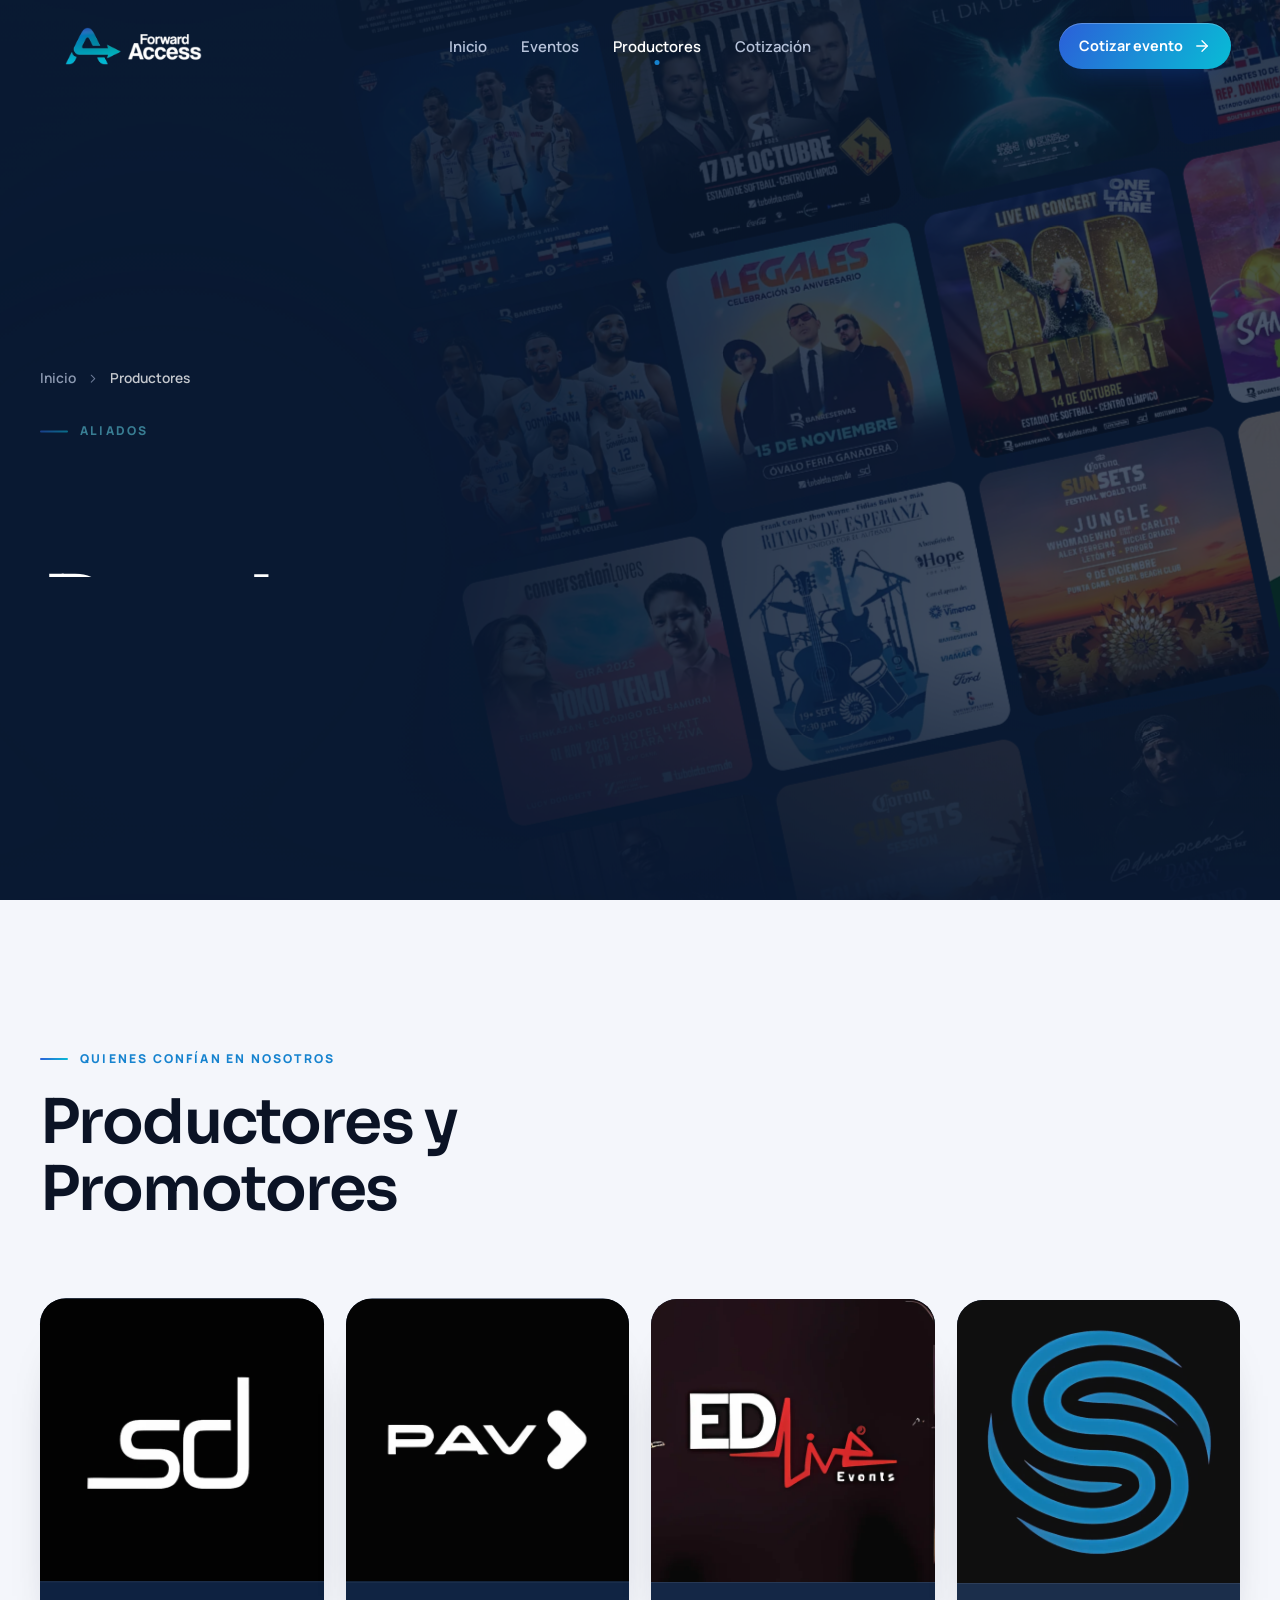
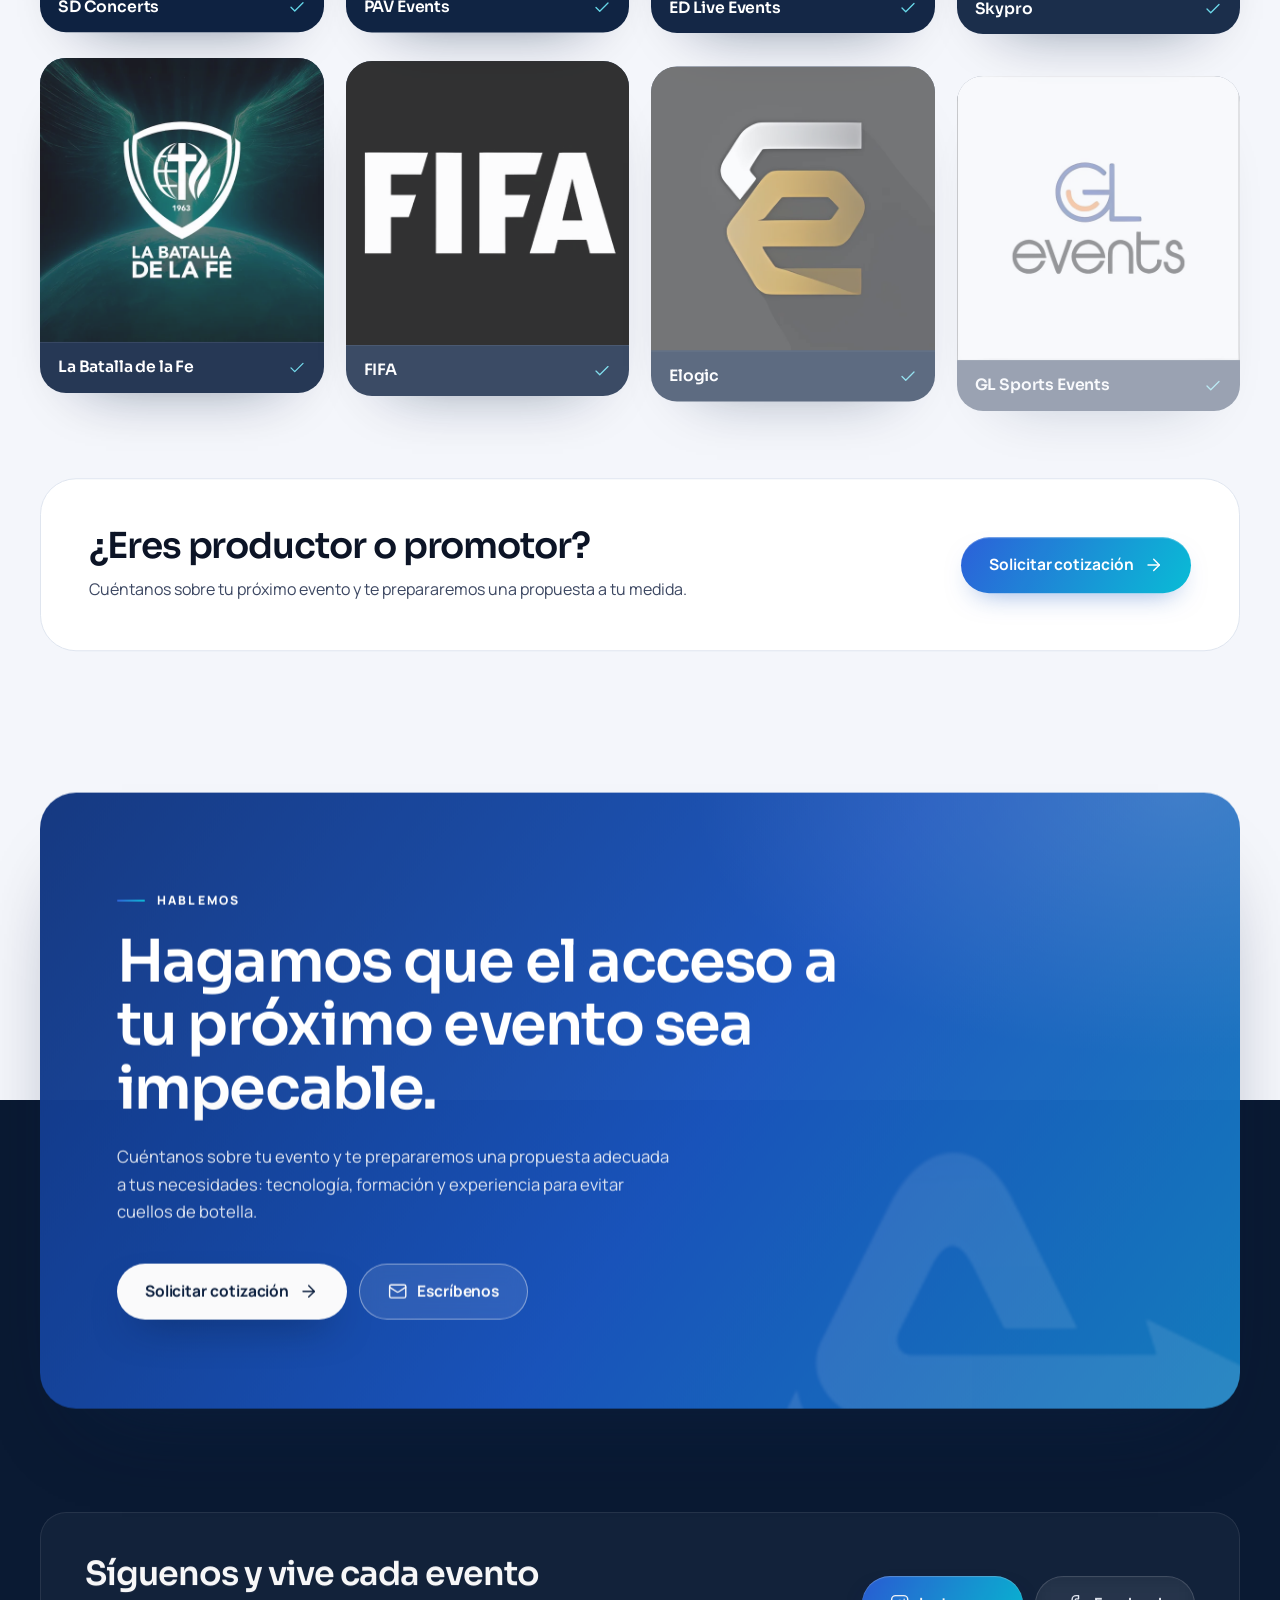
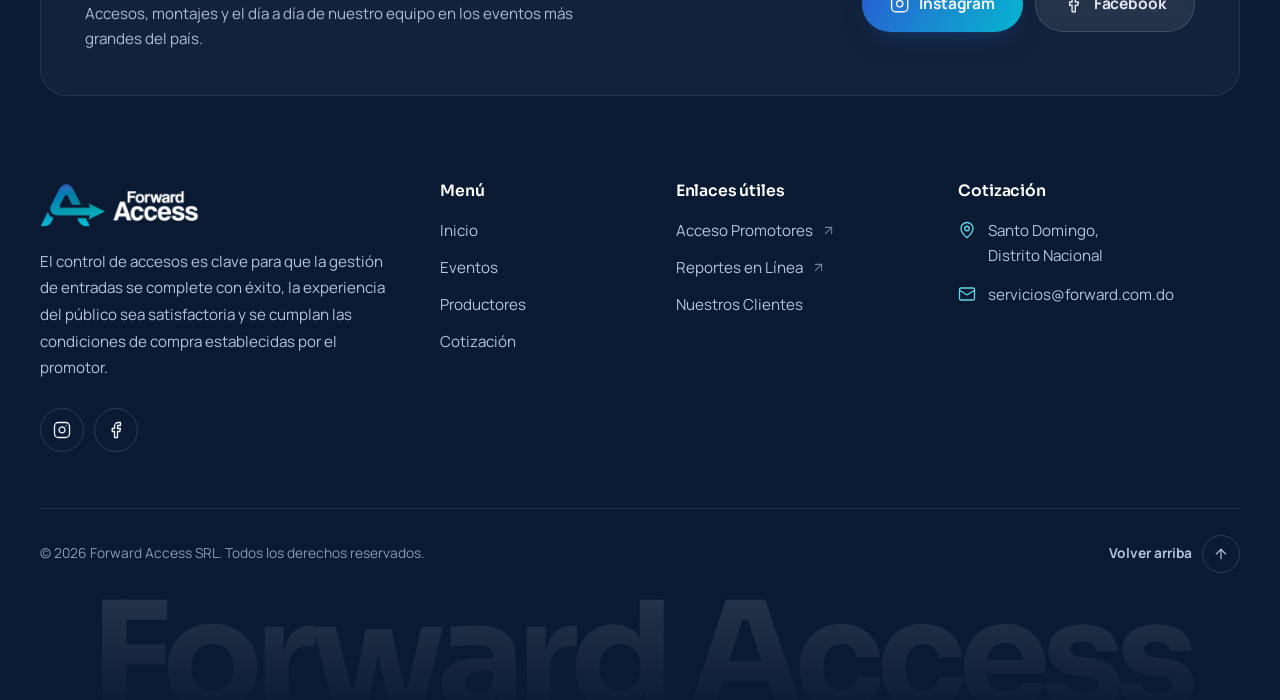
<file: productores.html>
<!DOCTYPE html>
<html lang="es">
<head>
  <meta charset="utf-8">
  <meta name="viewport" content="width=device-width, initial-scale=1, viewport-fit=cover">
  <title>Productores y Promotores — Forward Access</title>
  <meta name="description" content="Productores y promotores que confían en Forward Access para el registro y control de acceso de sus eventos.">
  <meta name="theme-color" content="#0a1a33">
  <link rel="canonical" href="https://forward.do/productores.html">
  <meta property="og:type" content="website">
  <meta property="og:locale" content="es_DO">
  <meta property="og:site_name" content="Forward Access">
  <meta property="og:title" content="Productores y Promotores — Forward Access">
  <meta property="og:description" content="Productores y promotores que confían en Forward Access para el registro y control de acceso de sus eventos.">
  <meta property="og:url" content="https://forward.do/productores.html">
  <meta property="og:image" content="https://forward.do/assets/img/video-poster.jpg">
  <meta name="twitter:card" content="summary_large_image">
  <link rel="icon" type="image/png" href="assets/img/brand/favicon.png">
  <link rel="apple-touch-icon" href="assets/img/brand/apple-touch-icon.png">
  <link rel="preconnect" href="https://fonts.googleapis.com">
  <link rel="preconnect" href="https://fonts.gstatic.com" crossorigin>
  <link rel="stylesheet" href="https://fonts.googleapis.com/css2?family=Manrope:wght@400;500;600;700;800&family=Sora:wght@300;400;500;600;700&display=swap">
  <link rel="stylesheet" href="assets/css/styles.css">
  <script>(function(d){var r=d.documentElement;r.classList.add('js');if(!window.matchMedia('(prefers-reduced-motion: reduce)').matches)r.classList.add('is-loading');setTimeout(function(){if(!window.__fa){r.classList.add('no-anim');r.classList.remove('is-loading');}},3500);})(document);</script>
</head>
<body>
<a class="skip-link" href="#contenido">Saltar al contenido</a>
<svg xmlns="http://www.w3.org/2000/svg" style="position:absolute;width:0;height:0;overflow:hidden" aria-hidden="true">
  <defs>
    <linearGradient id="ringGrad" x1="0" y1="0" x2="1" y2="1"><stop offset="0" stop-color="#2b5fd9"/><stop offset="1" stop-color="#08bcd6"/></linearGradient>
  </defs>
  <symbol id="i-arrow-right" viewBox="0 0 24 24"><path d="M5 12h14"/><path d="m12 5 7 7-7 7"/></symbol>
  <symbol id="i-arrow-up-right" viewBox="0 0 24 24"><path d="M7 7h10v10"/><path d="M7 17 17 7"/></symbol>
  <symbol id="i-arrow-up" viewBox="0 0 24 24"><path d="m5 12 7-7 7 7"/><path d="M12 19V5"/></symbol>
  <symbol id="i-chevron-left" viewBox="0 0 24 24"><path d="m15 18-6-6 6-6"/></symbol>
  <symbol id="i-chevron-right" viewBox="0 0 24 24"><path d="m9 18 6-6-6-6"/></symbol>
  <symbol id="i-chevron-down" viewBox="0 0 24 24"><path d="m6 9 6 6 6-6"/></symbol>
  <symbol id="i-play" viewBox="0 0 24 24"><path d="M6 4.2v15.6a1 1 0 0 0 1.5.86l13-7.8a1 1 0 0 0 0-1.72l-13-7.8A1 1 0 0 0 6 4.2Z" fill="currentColor" stroke="none"/></symbol>
  <symbol id="i-check" viewBox="0 0 24 24"><path d="M20 6 9 17l-5-5"/></symbol>
  <symbol id="i-x" viewBox="0 0 24 24"><path d="M18 6 6 18"/><path d="m6 6 12 12"/></symbol>
  <symbol id="i-hourglass" viewBox="0 0 24 24"><path d="M5 22h14"/><path d="M5 2h14"/><path d="M17 22v-4.17a2 2 0 0 0-.59-1.42L12 12l-4.41 4.41A2 2 0 0 0 7 17.83V22"/><path d="M7 2v4.17a2 2 0 0 0 .59 1.42L12 12l4.41-4.41A2 2 0 0 0 17 6.17V2"/></symbol>
  <symbol id="i-users" viewBox="0 0 24 24"><path d="M16 21v-2a4 4 0 0 0-4-4H6a4 4 0 0 0-4 4v2"/><circle cx="9" cy="7" r="4"/><path d="M22 21v-2a4 4 0 0 0-3-3.87"/><path d="M16 3.13a4 4 0 0 1 0 7.75"/></symbol>
  <symbol id="i-handshake" viewBox="0 0 24 24"><path d="m11 17 2 2a1 1 0 1 0 3-3"/><path d="m14 14 2.5 2.5a1 1 0 1 0 3-3l-3.88-3.88a3 3 0 0 0-4.24 0l-.88.88a1 1 0 1 1-3-3l2.81-2.81a5.79 5.79 0 0 1 7.06-.87l.47.28a2 2 0 0 0 1.42.25L21 4"/><path d="m21 3 1 11h-2"/><path d="M3 3 2 14l6.5 6.5a1 1 0 1 0 3-3"/><path d="M3 4h8"/></symbol>
  <symbol id="i-laptop-code" viewBox="0 0 24 24"><rect x="3" y="4" width="18" height="12" rx="2"/><path d="M2 20h20"/><path d="m10 8-2 2 2 2"/><path d="m14 8 2 2-2 2"/></symbol>
  <symbol id="i-award" viewBox="0 0 24 24"><circle cx="12" cy="8" r="6"/><path d="m15.48 12.89 1.51 8.53a.5.5 0 0 1-.81.47l-3.58-2.69a1 1 0 0 0-1.2 0l-3.59 2.69a.5.5 0 0 1-.81-.47l1.51-8.53"/></symbol>
  <symbol id="i-history" viewBox="0 0 24 24"><path d="M3 12a9 9 0 1 0 9-9 9.75 9.75 0 0 0-6.74 2.74L3 8"/><path d="M3 3v5h5"/><path d="M12 7v5l4 2"/></symbol>
  <symbol id="i-ticket" viewBox="0 0 24 24"><path d="M2 9a3 3 0 0 1 0 6v2a2 2 0 0 0 2 2h16a2 2 0 0 0 2-2v-2a3 3 0 0 1 0-6V7a2 2 0 0 0-2-2H4a2 2 0 0 0-2 2Z"/><path d="M13 5v2"/><path d="M13 17v2"/><path d="M13 11v2"/></symbol>
  <symbol id="i-list-checks" viewBox="0 0 24 24"><path d="m3 17 2 2 4-4"/><path d="m3 7 2 2 4-4"/><path d="M13 6h8"/><path d="M13 12h8"/><path d="M13 18h8"/></symbol>
  <symbol id="i-forward" viewBox="0 0 24 24"><path d="M13 19 22 12 13 5Z"/><path d="M2 19 11 12 2 5Z"/></symbol>
  <symbol id="i-map-pin" viewBox="0 0 24 24"><path d="M20 10c0 5-5.54 10.19-7.4 11.8a1 1 0 0 1-1.2 0C9.54 20.19 4 15 4 10a8 8 0 0 1 16 0"/><circle cx="12" cy="10" r="3"/></symbol>
  <symbol id="i-mail" viewBox="0 0 24 24"><rect x="2" y="4" width="20" height="16" rx="2"/><path d="m22 7-8.97 5.7a1.94 1.94 0 0 1-2.06 0L2 7"/></symbol>
  <symbol id="i-instagram" viewBox="0 0 24 24"><rect x="2" y="2" width="20" height="20" rx="5"/><path d="M16 11.37A4 4 0 1 1 12.63 8 4 4 0 0 1 16 11.37z"/><path d="M17.5 6.5h.01"/></symbol>
  <symbol id="i-facebook" viewBox="0 0 24 24"><path d="M18 2h-3a5 5 0 0 0-5 5v3H7v4h3v8h4v-8h3l1-4h-4V7a1 1 0 0 1 1-1h3z"/></symbol>
  <symbol id="i-search" viewBox="0 0 24 24"><circle cx="11" cy="11" r="8"/><path d="m21 21-4.3-4.3"/></symbol>
  <symbol id="i-log-in" viewBox="0 0 24 24"><path d="M15 3h4a2 2 0 0 1 2 2v14a2 2 0 0 1-2 2h-4"/><path d="m10 17 5-5-5-5"/><path d="M15 12H3"/></symbol>
  <symbol id="i-shield-check" viewBox="0 0 24 24"><path d="M20 13c0 5-3.5 7.5-7.66 8.95a1 1 0 0 1-.67-.01C7.5 20.5 4 18 4 13V6a1 1 0 0 1 1-1c2 0 4.5-1.2 6.24-2.72a1.17 1.17 0 0 1 1.52 0C14.51 3.81 17 5 19 5a1 1 0 0 1 1 1z"/><path d="m9 12 2 2 4-4"/></symbol>
  <symbol id="i-qr" viewBox="0 0 24 24"><rect x="3" y="3" width="5" height="5" rx="1"/><rect x="16" y="3" width="5" height="5" rx="1"/><rect x="3" y="16" width="5" height="5" rx="1"/><path d="M21 16h-3a2 2 0 0 0-2 2v3"/><path d="M21 21v.01"/><path d="M12 7v3a2 2 0 0 1-2 2H7"/><path d="M3 12h.01"/><path d="M12 3h.01"/><path d="M12 16v.01"/><path d="M16 12h1"/><path d="M21 12v.01"/><path d="M12 21v-1"/></symbol>
  <symbol id="i-whatsapp" viewBox="0 0 24 24"><path d="M3 21l1.65-3.8a9 9 0 1 1 3.4 2.9L3 21"/><path d="M9 10a.5.5 0 0 0 1 0V9a.5.5 0 0 0-1 0v1a5 5 0 0 0 5 5h1a.5.5 0 0 0 0-1h-1a.5.5 0 0 0 0 1"/></symbol>
  <symbol id="i-globe" viewBox="0 0 24 24"><circle cx="12" cy="12" r="10"/><path d="M12 2a14.5 14.5 0 0 0 0 20 14.5 14.5 0 0 0 0-20"/><path d="M2 12h20"/></symbol>
  <symbol id="i-send" viewBox="0 0 24 24"><path d="M14.54 21.69a.5.5 0 0 0 .94-.03l6.5-19a.5.5 0 0 0-.64-.63l-19 6.5a.5.5 0 0 0-.02.93l7.93 3.18a2 2 0 0 1 1.11 1.11z"/><path d="m21.85 2.15-10.94 10.94"/></symbol>
  <symbol id="i-rotate" viewBox="0 0 24 24"><path d="M3 12a9 9 0 1 0 9-9 9.75 9.75 0 0 0-6.74 2.74L3 8"/><path d="M3 3v5h5"/></symbol>
  <symbol id="i-calendar" viewBox="0 0 24 24"><path d="M8 2v4"/><path d="M16 2v4"/><rect x="3" y="4" width="18" height="18" rx="2"/><path d="M3 10h18"/></symbol>
  <symbol id="i-quote" viewBox="0 0 24 24"><path fill="url(#ringGrad)" stroke="none" d="M10.2 4.5C6.2 5.9 3 9.5 3 14.6V20h7.4v-7.4H6.6c.3-3 2.1-5.3 4.6-6.4zM21 4.5c-4 1.4-7.2 5-7.2 10.1V20h7.4v-7.4h-3.8c.3-3 2.1-5.3 4.6-6.4z"/></symbol>
  <symbol id="i-sparkles" viewBox="0 0 24 24"><path d="M9.94 15.5A2 2 0 0 0 8.5 14.06l-6.14-1.58a.5.5 0 0 1 0-.96L8.5 9.94A2 2 0 0 0 9.94 8.5l1.58-6.14a.5.5 0 0 1 .96 0l1.58 6.14a2 2 0 0 0 1.44 1.44l6.14 1.58a.5.5 0 0 1 0 .96l-6.14 1.58a2 2 0 0 0-1.44 1.44l-1.58 6.14a.5.5 0 0 1-.96 0z"/></symbol>
</svg>

<div class="pt" aria-hidden="true">
  <div class="pt__panel pt__panel--accent"></div>
  <div class="pt__panel pt__panel--ink"></div>
  <div class="pt__brand">
    <img src="assets/img/brand/logo-light.png" alt="" width="428" height="420">
    <div class="pt__progress"><span></span></div>
  </div>
</div>

<header class="nav" id="top">
  <div class="container">
    <div class="nav__bar">
      <a class="nav__logo" href="index.html" aria-label="Forward Access — Inicio">
        <img class="logo-light" src="assets/img/brand/logo-h-light.png" alt="Forward Access" width="721" height="200">
        <img class="logo-dark" src="assets/img/brand/logo-h-dark.png" alt="" width="721" height="200">
      </a>
      <nav class="nav__links" aria-label="Principal">
          <a class="nav__link" href="index.html">Inicio</a>
          <a class="nav__link" href="eventos.html">Eventos</a>
          <a class="nav__link is-active" href="productores.html" aria-current="page">Productores</a>
          <a class="nav__link" href="cotizacion.html">Cotización</a>
      </nav>
      <div class="nav__actions">
        <a class="btn btn--primary btn--sm nav__cta" href="cotizacion.html">Cotizar evento <svg class="icon icon--go" aria-hidden="true"><use href="#i-arrow-right"/></svg></a>
        <button class="nav__toggle" type="button" aria-label="Abrir menú" aria-expanded="false" aria-controls="menu"><span></span><span></span></button>
      </div>
    </div>
  </div>
</header>

<div class="menu" id="menu" aria-hidden="true">
  <nav class="menu__links" aria-label="Menú móvil">
      <a class="" href="index.html" style="--i:0"><small>01</small>Inicio</a>
      <a class="" href="eventos.html" style="--i:1"><small>02</small>Eventos</a>
      <a class="is-active" href="productores.html" style="--i:2" aria-current="page"><small>03</small>Productores</a>
      <a class="" href="cotizacion.html" style="--i:3"><small>04</small>Cotización</a>
  </nav>
  <div class="menu__foot">
    <a class="btn btn--primary btn--block" href="cotizacion.html">Solicitar cotización <svg class="icon icon--go" aria-hidden="true"><use href="#i-arrow-right"/></svg></a>
    <div class="menu__row">
      <div class="menu__contact">
        <span>Santo Domingo, Distrito Nacional</span>
        <a href="mailto:servicios@forward.com.do">servicios@forward.com.do</a>
      </div>
      <div class="socials">
        <a href="https://www.instagram.com/forwardaccess/" target="_blank" rel="noopener" aria-label="Instagram"><svg class="icon" aria-hidden="true"><use href="#i-instagram"/></svg></a>
        <a href="https://www.facebook.com/forwardaccess/" target="_blank" rel="noopener" aria-label="Facebook"><svg class="icon" aria-hidden="true"><use href="#i-facebook"/></svg></a>
      </div>
    </div>
  </div>
</div>

<main id="contenido">

<section class="page-hero">
  <div class="page-hero__bg" aria-hidden="true"><div class="wall" aria-hidden="true"><div class="wall__col"><img src="assets/img/eventos/sm/57.webp" alt="" width="360" height="360" loading="lazy"><img src="assets/img/eventos/sm/2.webp" alt="" width="360" height="360" loading="lazy"><img src="assets/img/eventos/sm/6.webp" alt="" width="360" height="360" loading="lazy"><img src="assets/img/eventos/sm/10.webp" alt="" width="360" height="360" loading="lazy"><img src="assets/img/eventos/sm/14.webp" alt="" width="360" height="360" loading="lazy"><img src="assets/img/eventos/sm/18.webp" alt="" width="360" height="360" loading="lazy"><img src="assets/img/eventos/sm/22.webp" alt="" width="360" height="360" loading="lazy"><img src="assets/img/eventos/sm/26.webp" alt="" width="360" height="360" loading="lazy"><img src="assets/img/eventos/sm/57.webp" alt="" width="360" height="360" loading="lazy"><img src="assets/img/eventos/sm/2.webp" alt="" width="360" height="360" loading="lazy"><img src="assets/img/eventos/sm/6.webp" alt="" width="360" height="360" loading="lazy"><img src="assets/img/eventos/sm/10.webp" alt="" width="360" height="360" loading="lazy"><img src="assets/img/eventos/sm/14.webp" alt="" width="360" height="360" loading="lazy"><img src="assets/img/eventos/sm/18.webp" alt="" width="360" height="360" loading="lazy"><img src="assets/img/eventos/sm/22.webp" alt="" width="360" height="360" loading="lazy"><img src="assets/img/eventos/sm/26.webp" alt="" width="360" height="360" loading="lazy"></div><div class="wall__col"><img src="assets/img/eventos/sm/58.webp" alt="" width="360" height="360" loading="lazy"><img src="assets/img/eventos/sm/3.webp" alt="" width="360" height="360" loading="lazy"><img src="assets/img/eventos/sm/7.webp" alt="" width="360" height="360" loading="lazy"><img src="assets/img/eventos/sm/11.webp" alt="" width="360" height="360" loading="lazy"><img src="assets/img/eventos/sm/15.webp" alt="" width="360" height="360" loading="lazy"><img src="assets/img/eventos/sm/19.webp" alt="" width="360" height="360" loading="lazy"><img src="assets/img/eventos/sm/23.webp" alt="" width="360" height="360" loading="lazy"><img src="assets/img/eventos/sm/28.webp" alt="" width="360" height="360" loading="lazy"><img src="assets/img/eventos/sm/58.webp" alt="" width="360" height="360" loading="lazy"><img src="assets/img/eventos/sm/3.webp" alt="" width="360" height="360" loading="lazy"><img src="assets/img/eventos/sm/7.webp" alt="" width="360" height="360" loading="lazy"><img src="assets/img/eventos/sm/11.webp" alt="" width="360" height="360" loading="lazy"><img src="assets/img/eventos/sm/15.webp" alt="" width="360" height="360" loading="lazy"><img src="assets/img/eventos/sm/19.webp" alt="" width="360" height="360" loading="lazy"><img src="assets/img/eventos/sm/23.webp" alt="" width="360" height="360" loading="lazy"><img src="assets/img/eventos/sm/28.webp" alt="" width="360" height="360" loading="lazy"></div><div class="wall__col"><img src="assets/img/eventos/sm/59.webp" alt="" width="360" height="360" loading="lazy"><img src="assets/img/eventos/sm/4.webp" alt="" width="360" height="360" loading="lazy"><img src="assets/img/eventos/sm/8.webp" alt="" width="360" height="360" loading="lazy"><img src="assets/img/eventos/sm/12.webp" alt="" width="360" height="360" loading="lazy"><img src="assets/img/eventos/sm/16.webp" alt="" width="360" height="360" loading="lazy"><img src="assets/img/eventos/sm/20.webp" alt="" width="360" height="360" loading="lazy"><img src="assets/img/eventos/sm/24.webp" alt="" width="360" height="360" loading="lazy"><img src="assets/img/eventos/sm/29.webp" alt="" width="360" height="360" loading="lazy"><img src="assets/img/eventos/sm/59.webp" alt="" width="360" height="360" loading="lazy"><img src="assets/img/eventos/sm/4.webp" alt="" width="360" height="360" loading="lazy"><img src="assets/img/eventos/sm/8.webp" alt="" width="360" height="360" loading="lazy"><img src="assets/img/eventos/sm/12.webp" alt="" width="360" height="360" loading="lazy"><img src="assets/img/eventos/sm/16.webp" alt="" width="360" height="360" loading="lazy"><img src="assets/img/eventos/sm/20.webp" alt="" width="360" height="360" loading="lazy"><img src="assets/img/eventos/sm/24.webp" alt="" width="360" height="360" loading="lazy"><img src="assets/img/eventos/sm/29.webp" alt="" width="360" height="360" loading="lazy"></div><div class="wall__col"><img src="assets/img/eventos/sm/1.webp" alt="" width="360" height="360" loading="lazy"><img src="assets/img/eventos/sm/5.webp" alt="" width="360" height="360" loading="lazy"><img src="assets/img/eventos/sm/9.webp" alt="" width="360" height="360" loading="lazy"><img src="assets/img/eventos/sm/13.webp" alt="" width="360" height="360" loading="lazy"><img src="assets/img/eventos/sm/17.webp" alt="" width="360" height="360" loading="lazy"><img src="assets/img/eventos/sm/21.webp" alt="" width="360" height="360" loading="lazy"><img src="assets/img/eventos/sm/25.webp" alt="" width="360" height="360" loading="lazy"><img src="assets/img/eventos/sm/30.webp" alt="" width="360" height="360" loading="lazy"><img src="assets/img/eventos/sm/1.webp" alt="" width="360" height="360" loading="lazy"><img src="assets/img/eventos/sm/5.webp" alt="" width="360" height="360" loading="lazy"><img src="assets/img/eventos/sm/9.webp" alt="" width="360" height="360" loading="lazy"><img src="assets/img/eventos/sm/13.webp" alt="" width="360" height="360" loading="lazy"><img src="assets/img/eventos/sm/17.webp" alt="" width="360" height="360" loading="lazy"><img src="assets/img/eventos/sm/21.webp" alt="" width="360" height="360" loading="lazy"><img src="assets/img/eventos/sm/25.webp" alt="" width="360" height="360" loading="lazy"><img src="assets/img/eventos/sm/30.webp" alt="" width="360" height="360" loading="lazy"></div></div></div>
  <div class="container on-dark">
    <nav class="crumbs" aria-label="Ruta"><a href="index.html">Inicio</a><svg class="icon" aria-hidden="true"><use href="#i-chevron-right"/></svg><span aria-current="page">Productores</span></nav>
    <span class="eyebrow" style="margin-top:28px">Aliados</span>
    <h1 class="page-hero__title" data-split>Productores</h1>
    <p class="lead page-hero__lead">Productores y promotores que confían en nuestra tecnología y experiencia para el registro y control de acceso de sus eventos.</p>
    
  </div>
</section>

<section class="section section--paper" aria-labelledby="prod-title">
  <div class="container">
    <div class="section-head">
      <span class="eyebrow" data-reveal>Quienes confían en nosotros</span>
      <h2 class="h-1" id="prod-title" data-split>Productores y Promotores</h2>
    </div>

    <div class="producers-grid">
      <article class="producer" data-reveal>
        <div class="producer__logo"><img src="assets/img/productores/sd.webp" alt="Logo de SD Concerts" width="600" height="600" loading="lazy"></div>
        <h3 class="producer__name">SD Concerts<svg class="icon" aria-hidden="true"><use href="#i-check"/></svg></h3>
      </article>
      <article class="producer" data-reveal>
        <div class="producer__logo"><img src="assets/img/productores/pav.webp" alt="Logo de PAV Events" width="600" height="600" loading="lazy"></div>
        <h3 class="producer__name">PAV Events<svg class="icon" aria-hidden="true"><use href="#i-check"/></svg></h3>
      </article>
      <article class="producer" data-reveal>
        <div class="producer__logo"><img src="assets/img/productores/edlive.webp" alt="Logo de ED Live Events" width="600" height="600" loading="lazy"></div>
        <h3 class="producer__name">ED Live Events<svg class="icon" aria-hidden="true"><use href="#i-check"/></svg></h3>
      </article>
      <article class="producer" data-reveal>
        <div class="producer__logo"><img src="assets/img/productores/skypro.webp" alt="Logo de Skypro" width="600" height="600" loading="lazy"></div>
        <h3 class="producer__name">Skypro<svg class="icon" aria-hidden="true"><use href="#i-check"/></svg></h3>
      </article>
      <article class="producer" data-reveal>
        <div class="producer__logo"><img src="assets/img/productores/batalla-fe.webp" alt="Logo de La Batalla de la Fe" width="600" height="600" loading="lazy"></div>
        <h3 class="producer__name">La Batalla de la Fe<svg class="icon" aria-hidden="true"><use href="#i-check"/></svg></h3>
      </article>
      <article class="producer" data-reveal>
        <div class="producer__logo"><img src="assets/img/productores/logofifa.webp" alt="Logo de FIFA" width="600" height="600" loading="lazy"></div>
        <h3 class="producer__name">FIFA<svg class="icon" aria-hidden="true"><use href="#i-check"/></svg></h3>
      </article>
      <article class="producer" data-reveal>
        <div class="producer__logo"><img src="assets/img/productores/elogic.webp" alt="Logo de Elogic" width="600" height="600" loading="lazy"></div>
        <h3 class="producer__name">Elogic<svg class="icon" aria-hidden="true"><use href="#i-check"/></svg></h3>
      </article>
      <article class="producer" data-reveal>
        <div class="producer__logo"><img src="assets/img/productores/gl.webp" alt="Logo de GL Sports Events" width="600" height="600" loading="lazy"></div>
        <h3 class="producer__name">GL Sports Events<svg class="icon" aria-hidden="true"><use href="#i-check"/></svg></h3>
      </article>
    </div>

    <div class="split-cta" data-reveal>
      <div>
        <h2>¿Eres productor o promotor?</h2>
        <p>Cuéntanos sobre tu próximo evento y te prepararemos una propuesta a tu medida.</p>
      </div>
      <div class="split-cta__actions">
        <a class="btn btn--primary" href="cotizacion.html" data-magnetic>Solicitar cotización <svg class="icon icon--go" aria-hidden="true"><use href="#i-arrow-right"/></svg></a>
      </div>
    </div>
  </div>
</section>

<section class="cta-wrap" aria-labelledby="cta-title">
  <div class="container">
    <div class="cta" data-reveal>
      <img class="cta__mark" src="assets/img/brand/mark.png" alt="" width="388" height="261" loading="lazy">
      <span class="eyebrow eyebrow--light" style="color:#fff">Hablemos</span>
      <h2 class="cta__title" id="cta-title" style="margin-top:20px">Hagamos que el acceso a tu próximo evento sea impecable.</h2>
      <p class="cta__text">Cuéntanos sobre tu evento y te prepararemos una propuesta adecuada a tus necesidades: tecnología, formación y experiencia para evitar cuellos de botella.</p>
      <div class="cta__actions">
        <a class="btn btn--white" href="cotizacion.html" data-magnetic>Solicitar cotización <svg class="icon icon--go" aria-hidden="true"><use href="#i-arrow-right"/></svg></a>
        <a class="btn btn--ghost" href="mailto:servicios@forward.com.do"><svg class="icon" aria-hidden="true"><use href="#i-mail"/></svg> Escríbenos</a>
      </div>
    </div>
  </div>
</section>
</main>

<footer class="footer">
  <div class="container">
    <div class="footer__band" data-reveal>
      <div>
        <h2>Síguenos y vive cada evento</h2>
        <p>Accesos, montajes y el día a día de nuestro equipo en los eventos más grandes del país.</p>
      </div>
      <div class="footer__band-actions">
        <a class="btn btn--primary" href="https://www.instagram.com/forwardaccess/" target="_blank" rel="noopener"><svg class="icon" aria-hidden="true"><use href="#i-instagram"/></svg><span>Instagram</span></a>
        <a class="btn btn--ghost" href="https://www.facebook.com/forwardaccess/" target="_blank" rel="noopener"><svg class="icon" aria-hidden="true"><use href="#i-facebook"/></svg><span>Facebook</span></a>
      </div>
    </div>

    <div class="footer__grid">
      <div class="footer__brand">
        <a href="index.html" aria-label="Forward Access — Inicio"><img src="assets/img/brand/logo-h-light.png" alt="Forward Access" width="721" height="200" loading="lazy"></a>
        <p>El control de accesos es clave para que la gestión de entradas se complete con éxito, la experiencia del público sea satisfactoria y se cumplan las condiciones de compra establecidas por el promotor.</p>
        <div class="socials">
          <a href="https://www.instagram.com/forwardaccess/" target="_blank" rel="noopener" aria-label="Instagram"><svg class="icon" aria-hidden="true"><use href="#i-instagram"/></svg></a>
          <a href="https://www.facebook.com/forwardaccess/" target="_blank" rel="noopener" aria-label="Facebook"><svg class="icon" aria-hidden="true"><use href="#i-facebook"/></svg></a>
        </div>
      </div>
      <div>
        <h3 class="footer__title">Menú</h3>
        <ul class="footer__list">
          <li><a href="index.html">Inicio</a></li>
          <li><a href="eventos.html">Eventos</a></li>
          <li><a href="productores.html">Productores</a></li>
          <li><a href="cotizacion.html">Cotización</a></li>
        </ul>
      </div>
      <div>
        <h3 class="footer__title">Enlaces útiles</h3>
        <ul class="footer__list">
          <li><a href="https://forwardaccess.in/admin" target="_blank" rel="noopener">Acceso Promotores <svg class="icon" aria-hidden="true"><use href="#i-arrow-up-right"/></svg></a></li>
          <li><a href="https://forwardaccess.in/admin" target="_blank" rel="noopener">Reportes en Línea <svg class="icon" aria-hidden="true"><use href="#i-arrow-up-right"/></svg></a></li>
          <li><a href="eventos.html">Nuestros Clientes</a></li>
        </ul>
      </div>
      <div>
        <h3 class="footer__title">Cotización</h3>
        <ul class="footer__contact">
          <li><svg class="icon" aria-hidden="true"><use href="#i-map-pin"/></svg><span>Santo Domingo,<br>Distrito Nacional</span></li>
          <li><svg class="icon" aria-hidden="true"><use href="#i-mail"/></svg><a href="mailto:servicios@forward.com.do">servicios@forward.com.do</a></li>
        </ul>
      </div>
    </div>

    <div class="footer__bottom">
      <span>© <span data-year>2026</span> Forward Access SRL. Todos los derechos reservados.</span>
      <a class="to-top" href="#top">Volver arriba <span><svg class="icon" aria-hidden="true"><use href="#i-arrow-up"/></svg></span></a>
    </div>
  </div>
  <div class="footer__giant" aria-hidden="true">Forward Access</div>
</footer>

<script src="assets/vendor/gsap.min.js" defer></script>
<script src="assets/vendor/ScrollTrigger.min.js" defer></script>
<script src="assets/vendor/SplitText.min.js" defer></script>
<script src="assets/vendor/lenis.min.js" defer></script>
<script src="assets/js/main.js" defer></script>
</body>
</html>
</file>
<file: assets/css/styles.css>
/* ==========================================================================
   Forward Access — Hoja de estilos principal
   Mobile-first · Tokens en :root · Sin frameworks
   ========================================================================== */

/* ---------- Tokens ---------- */
:root {
  --ink-950: #0a1a33;
  --ink-900: #0d2140;
  --ink-800: #132b52;
  --ink-700: #1b3767;
  --paper: #f4f6fb;
  --paper-2: #e9eef7;
  --white: #ffffff;

  --text: #0b1325;
  --text-2: #3b4661;
  --muted: #66728e;
  --line: #dfe5ef;

  --on-dark: #eef2fc;
  --on-dark-2: #b7c3da;
  --on-dark-3: #8a98b5;
  --line-dark: rgba(255, 255, 255, 0.09);

  --blue: #2b5fd9;
  --azure: #1683cf;
  --cyan: #08bcd6;
  --cyan-soft: #63d6e8;
  --grad: linear-gradient(120deg, #2b5fd9 0%, #1a8fd6 50%, #08bcd6 100%);
  --grad-v: linear-gradient(180deg, #2b5fd9 0%, #08bcd6 100%);
  --grad-soft: linear-gradient(120deg, rgba(43, 95, 217, 0.16), rgba(8, 188, 214, 0.16));
  --grad-text: linear-gradient(120deg, #1d4ec4 0%, #1672c8 55%, #0a92c2 100%);
  --grad-deep: linear-gradient(125deg, #12367f 0%, #1a55bd 55%, #157fc0 100%);

  --radius-xl: 36px;
  --radius-lg: 26px;
  --radius: 18px;
  --radius-sm: 12px;

  --shadow-lg: 0 40px 90px -40px rgba(13, 33, 64, 0.45);
  --shadow-glow: 0 12px 28px -14px rgba(23, 84, 190, 0.55);

  --ease: cubic-bezier(0.22, 1, 0.36, 1);
  --ease-io: cubic-bezier(0.65, 0, 0.35, 1);

  --font-display: "Sora", "Segoe UI", system-ui, sans-serif;
  --font-body: "Manrope", "Segoe UI", system-ui, sans-serif;

  --container: 1240px;
  --gutter: clamp(16px, 4.5vw, 40px);
  --section: clamp(84px, 11vw, 150px);
  --nav-h: 78px;
}

/* ---------- Reset / base ---------- */
*, *::before, *::after { box-sizing: border-box; }

html { -webkit-text-size-adjust: 100%; }
html.lenis, html.lenis body { height: auto; }
.lenis.lenis-smooth { scroll-behavior: auto !important; }
.lenis.lenis-stopped { overflow: hidden; }

body {
  margin: 0;
  font-family: var(--font-body);
  font-size: 16px;
  line-height: 1.65;
  color: var(--text);
  background: #fff;
  -webkit-font-smoothing: antialiased;
  -moz-osx-font-smoothing: grayscale;
  overflow-x: clip;
}
body.is-locked { overflow: hidden; }

main { display: block; background: var(--paper); }

img, svg, video { display: block; max-width: 100%; }
img { height: auto; }
a { color: inherit; text-decoration: none; }
button { font: inherit; color: inherit; background: none; border: 0; padding: 0; cursor: pointer; }
input, textarea, select { font: inherit; color: inherit; }
h1, h2, h3, h4 { margin: 0; font-family: var(--font-display); font-weight: 600; letter-spacing: -0.03em; line-height: 1.08; }
p, figure, blockquote { margin: 0; }
ul, ol { list-style: none; margin: 0; padding: 0; }
[hidden] { display: none !important; }

::selection { background: var(--cyan); color: #04121a; }
:focus-visible { outline: 2px solid var(--cyan); outline-offset: 3px; border-radius: 8px; }

.sr-only {
  position: absolute !important; width: 1px; height: 1px; padding: 0; margin: -1px;
  overflow: hidden; clip: rect(0 0 0 0); white-space: nowrap; border: 0;
}

.skip-link {
  position: fixed; left: 16px; top: -80px; z-index: 2000;
  padding: 12px 18px; border-radius: 12px;
  background: #fff; color: var(--text); font-weight: 700;
  transition: top 0.3s var(--ease);
}
.skip-link:focus { top: 16px; }

.container {
  width: 100%;
  max-width: calc(var(--container) + var(--gutter) * 2);
  margin-inline: auto;
  padding-inline: var(--gutter);
}

.icon {
  width: 1.25em; height: 1.25em; flex: none;
  fill: none; stroke: currentColor; stroke-width: 1.75;
  stroke-linecap: round; stroke-linejoin: round;
}
.icon--fill { fill: currentColor; stroke: none; }

/* ---------- Tipografía ---------- */
.eyebrow {
  display: inline-flex; align-items: center; gap: 12px;
  font-size: 0.76rem; font-weight: 800; letter-spacing: 0.18em; text-transform: uppercase;
  color: var(--azure);
}
.eyebrow::before { content: ""; width: 28px; height: 2px; border-radius: 2px; background: var(--grad); }
.on-dark .eyebrow, .eyebrow--light { color: var(--cyan-soft); }

.h-1 { font-size: clamp(2.1rem, 4.8vw, 3.9rem); }
.h-2 { font-size: clamp(1.8rem, 3.6vw, 3rem); }
.h-3 { font-size: clamp(1.2rem, 1.7vw, 1.45rem); letter-spacing: -0.02em; line-height: 1.2; }

.lead { font-size: clamp(1.04rem, 1.35vw, 1.2rem); line-height: 1.7; color: var(--text-2); }
.on-dark .lead { color: var(--on-dark-2); }

.text-grad {
  background: var(--grad);
  -webkit-background-clip: text; background-clip: text;
  color: transparent; -webkit-text-fill-color: transparent;
  padding-bottom: 0.06em;
}

.section { position: relative; padding-block: var(--section); }
.section--paper { background: var(--paper); color: var(--text); }
.section--white { background: var(--white); color: var(--text); }
.section--dark { background: var(--ink-900); color: var(--on-dark); }
.section--deep { background: var(--ink-950); color: var(--on-dark); }

.section-head { max-width: 780px; margin-bottom: clamp(44px, 6vw, 76px); }
.section-head--center { margin-inline: auto; text-align: center; }
.section-head .h-1, .section-head .h-2 { margin-top: 20px; }
.section-head .lead { margin-top: 22px; }

.section-head--split { max-width: none; display: grid; gap: 24px; align-items: end; }
@media (min-width: 900px) {
  .section-head--split { grid-template-columns: 1.2fr 0.8fr; gap: 64px; }
  .section-head--split .lead { margin-top: 0; }
}

/* ---------- Botones ---------- */
.btn {
  --h: 56px;
  position: relative; isolation: isolate; overflow: hidden;
  display: inline-flex; align-items: center; justify-content: center; gap: 10px;
  height: var(--h); padding: 0 28px; border-radius: 999px;
  font-weight: 700; font-size: 0.97rem; letter-spacing: -0.005em; white-space: nowrap;
  transition: transform 0.5s var(--ease), box-shadow 0.5s var(--ease), background-color 0.3s, color 0.3s, border-color 0.3s;
  -webkit-tap-highlight-color: transparent;
}
.btn .icon { transition: transform 0.5s var(--ease); }
.btn:hover .icon--go { transform: translateX(4px); }
.btn:hover .icon--out { transform: translate(2px, -2px); }
.btn:active { transform: scale(0.98); }

.btn--primary {
  color: #fff; background: var(--grad);
  box-shadow: var(--shadow-glow), inset 0 1px 0 rgba(255, 255, 255, 0.25);
}
.btn--primary::before {
  content: ""; position: absolute; inset: 0; z-index: -1;
  background: linear-gradient(120deg, #08bcd6 0%, #1a8fd6 50%, #2b5fd9 100%);
  opacity: 0; transition: opacity 0.5s var(--ease);
}
.btn--primary:hover::before { opacity: 1; }
.btn--primary:hover { box-shadow: 0 18px 36px -14px rgba(23, 84, 190, 0.6), inset 0 1px 0 rgba(255, 255, 255, 0.25); }

.btn--ghost {
  color: var(--on-dark);
  background: rgba(255, 255, 255, 0.05);
  border: 1px solid rgba(255, 255, 255, 0.16);
  -webkit-backdrop-filter: blur(10px); backdrop-filter: blur(10px);
}
.btn--ghost:hover { background: rgba(255, 255, 255, 0.1); border-color: rgba(255, 255, 255, 0.3); }

.btn--white { background: #fff; color: var(--ink-900); box-shadow: 0 18px 40px -18px rgba(10, 26, 51, 0.6); }
.btn--white:hover { box-shadow: 0 24px 50px -18px rgba(10, 26, 51, 0.75); }

.btn--dark { background: var(--ink-900); color: #fff; }
.btn--dark:hover { background: var(--ink-700); }

.btn--outline { background: #fff; color: var(--text); border: 1px solid var(--line); }
.btn--outline:hover { border-color: var(--text); }

.btn--sm { --h: 46px; padding: 0 20px; font-size: 0.9rem; }
.btn--block { width: 100%; }

.btn__play {
  width: 32px; height: 32px; margin-left: -12px; border-radius: 50%;
  display: grid; place-items: center; background: #fff; color: var(--ink-900);
}
.btn__play .icon { width: 12px; height: 12px; margin-left: 2px; }
.btn--outline .btn__play { background: var(--ink-900); color: #fff; }

@keyframes spin { to { transform: rotate(360deg); } }

.link-arrow {
  display: inline-flex; align-items: center; gap: 8px;
  font-weight: 700; font-size: 0.93rem; color: var(--azure);
  transition: gap 0.4s var(--ease), color 0.3s;
}
.link-arrow:hover { gap: 12px; color: var(--blue); }

/* ==========================================================================
   Transición entre páginas / preloader
   ========================================================================== */
.pt {
  position: fixed; inset: 0; z-index: 1000;
  display: grid; place-items: center;
  pointer-events: none; visibility: hidden;
}
.pt__panel { position: absolute; inset: 0; transform: scaleY(0); transform-origin: bottom; }
.pt__panel--accent { background: var(--grad); }
.pt__panel--ink { background: var(--ink-950); }
.pt__brand { position: relative; display: grid; justify-items: center; gap: 22px; opacity: 0; }
.pt__brand img { width: 92px; height: auto; }
.pt__progress { width: 140px; height: 2px; border-radius: 2px; background: rgba(255, 255, 255, 0.12); overflow: hidden; }
.pt__progress span { display: block; height: 100%; background: var(--grad); transform: scaleX(0); transform-origin: left; }

html.is-loading .pt,
html.is-leaving .pt { visibility: visible; pointer-events: auto; }
html.is-loading .pt__panel { transform: scaleY(1); }
html.is-loading .pt__brand { opacity: 1; }
/* Seguridad: si el JS no carga, la cortina desaparece sola */
html.is-loading .pt { animation: pt-failsafe 0s linear 4s forwards; }
@keyframes pt-failsafe { to { visibility: hidden; pointer-events: none; } }

/* Estados iniciales de animación (solo si el JS está activo) */
.js [data-reveal] { opacity: 0; transform: translateY(36px); }
.js [data-split] { visibility: hidden; }
.split-line { padding-bottom: 0.2em; margin-bottom: -0.2em; }
.no-anim [data-reveal] { opacity: 1 !important; transform: none !important; }
.no-anim [data-split] { visibility: visible !important; }

/* ==========================================================================
   Navegación
   ========================================================================== */
.nav {
  --nav-fg: #fff; --nav-fg-2: var(--on-dark-2); --nav-hover: rgba(255, 255, 255, 0.08);
  --nav-btn: rgba(255, 255, 255, 0.08); --nav-btn-line: rgba(255, 255, 255, 0.16);
  position: fixed; inset: 0 0 auto; z-index: 100;
  padding-top: 14px;
  transition: transform 0.7s var(--ease);
}
.nav--light, .nav.is-scrolled {
  --nav-fg: var(--text); --nav-fg-2: var(--text-2); --nav-hover: rgba(13, 33, 64, 0.06);
  --nav-btn: #fff; --nav-btn-line: var(--line);
}
.nav.is-open {
  --nav-fg: #fff; --nav-fg-2: var(--on-dark-2); --nav-hover: rgba(255, 255, 255, 0.08);
  --nav-btn: rgba(255, 255, 255, 0.08); --nav-btn-line: rgba(255, 255, 255, 0.16);
}
.nav.is-hidden { transform: translateY(-130%); }

.nav__bar {
  display: flex; align-items: center; justify-content: space-between; gap: 16px;
  height: 64px; padding: 0 8px 0 18px; border-radius: 999px;
  border: 1px solid transparent;
  transition: background-color 0.5s var(--ease), border-color 0.5s, box-shadow 0.5s;
}
.nav.is-scrolled .nav__bar {
  background: rgba(255, 255, 255, 0.9);
  border-color: rgba(13, 33, 64, 0.08);
  -webkit-backdrop-filter: blur(16px) saturate(160%); backdrop-filter: blur(16px) saturate(160%);
  box-shadow: 0 14px 34px -20px rgba(13, 33, 64, 0.4);
}
.nav.is-open .nav__bar { background: transparent; border-color: transparent; box-shadow: none; -webkit-backdrop-filter: none; backdrop-filter: none; }

.nav__logo { display: flex; align-items: center; flex: none; }
.nav__logo img { height: 38px; width: auto; }
.nav__logo .logo-dark { display: none; }
.nav--light .nav__logo .logo-light, .nav.is-scrolled .nav__logo .logo-light { display: none; }
.nav--light .nav__logo .logo-dark, .nav.is-scrolled .nav__logo .logo-dark { display: block; }
.nav.is-open .nav__logo .logo-light { display: block; }
.nav.is-open .nav__logo .logo-dark { display: none; }

.nav__links { display: none; }
.nav__link {
  position: relative; display: inline-flex; align-items: center;
  padding: 10px 16px; border-radius: 999px;
  font-size: 0.93rem; font-weight: 600; color: var(--nav-fg-2);
  transition: color 0.3s, background-color 0.3s;
}
.nav__link:hover { color: var(--nav-fg); background: var(--nav-hover); }
.nav__link.is-active { color: var(--nav-fg); }
.nav__link.is-active::after {
  content: ""; position: absolute; left: 50%; bottom: 3px;
  width: 5px; height: 5px; border-radius: 50%; background: var(--azure);
  transform: translateX(-50%);
}

.nav__actions { display: flex; align-items: center; gap: 8px; }
.nav__cta { display: none; }

.nav__toggle {
  position: relative; width: 48px; height: 48px; border-radius: 50%;
  background: var(--nav-btn); border: 1px solid var(--nav-btn-line);
  display: grid; place-items: center;
  transition: background-color 0.4s, border-color 0.4s;
}
.nav__toggle span {
  position: absolute; left: 14px; right: 14px; height: 2px; border-radius: 2px; background: var(--nav-fg);
  transition: transform 0.6s var(--ease), top 0.6s var(--ease), width 0.6s var(--ease);
}
.nav__toggle span:nth-child(1) { top: 19px; }
.nav__toggle span:nth-child(2) { top: 27px; right: 20px; }
.nav.is-open .nav__toggle span:nth-child(1) { top: 23px; transform: rotate(45deg); }
.nav.is-open .nav__toggle span:nth-child(2) { top: 23px; right: 14px; transform: rotate(-45deg); }

@media (min-width: 640px) {
  .nav__cta { display: inline-flex; }
}
@media (min-width: 1080px) {
  .nav__bar { padding: 0 8px 0 24px; }
  .nav__links { display: flex; gap: 2px; }
  .nav__toggle { display: none; }
}

/* ---------- Menú móvil ---------- */
.menu {
  position: fixed; inset: 0; z-index: 99;
  display: flex; flex-direction: column;
  padding: calc(var(--nav-h) + 36px) var(--gutter) max(28px, env(safe-area-inset-bottom));
  background: var(--ink-950); color: #fff;
  overflow-y: auto; overscroll-behavior: contain;
  /* Solo opacidad: se anima en la GPU (clip-path repinta toda la pantalla en cada cuadro) */
  opacity: 0; visibility: hidden;
  transition: opacity 0.45s var(--ease), visibility 0s linear 0.45s;
}
.menu::before {
  content: ""; position: absolute; inset: 0; pointer-events: none;
  background:
    radial-gradient(60% 40% at 100% 0%, rgba(43, 95, 217, 0.18), transparent 70%),
    radial-gradient(50% 40% at 0% 100%, rgba(22, 131, 207, 0.12), transparent 70%);
}
.menu.is-open {
  opacity: 1; visibility: visible;
  transition: opacity 0.45s var(--ease), visibility 0s;
}
.menu__links { position: relative; display: grid; gap: 2px; }
.menu__links a {
  display: flex; align-items: baseline; gap: 14px; width: 100%; text-align: left;
  padding: 8px 0;
  font-family: var(--font-display); font-weight: 600; letter-spacing: -0.035em;
  font-size: clamp(2.1rem, 10vw, 3.4rem); line-height: 1.1;
  opacity: 0; transform: translateY(40px);
  transition: opacity 0.6s var(--ease), transform 0.9s var(--ease), color 0.3s;
}
.menu__links small { font-family: var(--font-body); font-size: 0.78rem; font-weight: 700; color: var(--on-dark-3); letter-spacing: 0; }
.menu__links .is-active { color: var(--cyan-soft); }
.menu.is-open .menu__links a {
  opacity: 1; transform: none;
  transition-delay: calc(0.12s + var(--i, 0) * 0.06s);
}
.menu__foot {
  position: relative; margin-top: auto; padding-top: 40px;
  display: grid; gap: 22px;
  opacity: 0; transition: opacity 0.6s var(--ease) 0s;
}
.menu.is-open .menu__foot { opacity: 1; transition-delay: 0.4s; }
.menu__contact { display: grid; gap: 6px; color: var(--on-dark-2); font-size: 0.95rem; }
.menu__contact a { color: #fff; font-weight: 600; }
.menu__row { display: flex; align-items: center; justify-content: space-between; gap: 16px; flex-wrap: wrap; }

@media (min-width: 1080px) { .menu { display: none; } }

/* ---------- Redes sociales ---------- */
.socials { display: flex; gap: 10px; }
.socials a {
  width: 44px; height: 44px; border-radius: 50%;
  display: grid; place-items: center;
  border: 1px solid rgba(255, 255, 255, 0.14); color: var(--on-dark);
  transition: background-color 0.4s var(--ease), border-color 0.4s, transform 0.4s var(--ease);
}
.socials a:hover { background: var(--grad); border-color: transparent; transform: translateY(-3px); }
.socials .icon { width: 18px; height: 18px; }

/* ==========================================================================
   HERO (inicio)
   ========================================================================== */
.hero {
  position: relative; overflow: hidden;
  min-height: 100vh; min-height: 100svh;
  display: flex; flex-direction: column;
  padding-top: calc(var(--nav-h) + clamp(36px, 6vw, 72px));
  background: var(--ink-950); color: var(--on-dark);
}
.hero__bg { position: absolute; inset: 0; pointer-events: none; overflow: hidden; }
.glow { position: absolute; border-radius: 50%; filter: blur(90px); }

.hero__inner {
  position: relative; z-index: 2; flex: 1;
  display: grid; gap: clamp(48px, 7vw, 72px); align-items: center;
}
@media (min-width: 1024px) {
  .hero__inner { grid-template-columns: 1.15fr 0.85fr; }
}

.pill {
  display: inline-flex; align-items: center; gap: 10px;
  padding: 7px 14px 7px 8px; border-radius: 999px;
  border: 1px solid rgba(255, 255, 255, 0.1); background: rgba(255, 255, 255, 0.04);
  -webkit-backdrop-filter: blur(10px); backdrop-filter: blur(10px);
  font-size: 0.82rem; font-weight: 600; color: var(--on-dark-2);
}
.pill__tag {
  padding: 3px 10px; border-radius: 999px; background: var(--grad);
  color: #fff; font-size: 0.7rem; font-weight: 800; letter-spacing: 0.08em; text-transform: uppercase;
}
.live-dot {
  position: relative; width: 8px; height: 8px; border-radius: 50%; background: #2ee6a8; flex: none;
}
.live-dot::after {
  content: ""; position: absolute; inset: -4px; border-radius: 50%;
  border: 2px solid #2ee6a8; opacity: 0; animation: ping 2s var(--ease) infinite;
}
@keyframes ping { 0% { transform: scale(0.5); opacity: 0.8; } 100% { transform: scale(1.8); opacity: 0; } }

.hero__title {
  display: grid; margin-top: 28px;
  font-size: clamp(2.45rem, 6vw, 4.7rem);
  font-weight: 600; letter-spacing: -0.045em; line-height: 1.02;
  color: #fff;
}
.hero__line { grid-area: 1 / 1; align-self: end; }
.hero__line--sm { font-size: 0.86em; }
.hero__line:not(:first-child) { visibility: hidden; }
.hero__line .word { display: inline-block; overflow: hidden; vertical-align: top; padding-bottom: 0.2em; margin-bottom: -0.2em; }
.hero__line .word__in { display: inline-block; }
/* El degradado solo se pinta dentro de la caja: se amplía hacia abajo para no cortar g, p, y */
.hero__line .word__in.is-grad { padding-bottom: 0.2em; margin-bottom: -0.2em; }
.hero__line em { font-style: normal; }
.hero__line .is-grad, .hero__line em:not(:has(.word)) {
  background: var(--grad); -webkit-background-clip: text; background-clip: text;
  color: transparent; -webkit-text-fill-color: transparent;
}

.hero__lead { margin-top: 26px; max-width: 540px; }
.hero__actions { display: flex; flex-wrap: wrap; gap: 12px; margin-top: 36px; }
@media (max-width: 519px) {
  .hero__actions .btn, .talent__actions .btn, .cta__actions .btn, .split-cta__actions .btn { flex: 1 1 100%; }
}

.hero__controls { display: flex; align-items: center; gap: 18px; max-width: 540px; margin-top: clamp(36px, 5vw, 56px); }
.hero__counter { font-family: var(--font-display); font-size: 0.92rem; color: var(--on-dark-3); font-variant-numeric: tabular-nums; }
.hero__counter strong { color: #fff; font-weight: 600; }
.hero__bars { display: flex; gap: 8px; }
.hero__bar {
  position: relative; width: 46px; height: 20px;
  display: flex; align-items: center;
}
.hero__bar::before { content: ""; position: absolute; left: 0; right: 0; height: 3px; border-radius: 3px; background: rgba(255, 255, 255, 0.14); }
.hero__bar span {
  position: absolute; left: 0; right: 0; height: 3px; border-radius: 3px;
  background: var(--grad); transform: scaleX(0); transform-origin: left;
}
.hero__bar.is-active span { transform: scaleX(1); }
.js .hero__bar.is-active span { transform: scaleX(0); }
.hero__arrows { display: flex; gap: 8px; margin-left: auto; }
.round-btn {
  width: 46px; height: 46px; border-radius: 50%;
  display: grid; place-items: center;
  border: 1px solid rgba(255, 255, 255, 0.14); color: #fff;
  transition: background-color 0.4s var(--ease), border-color 0.4s;
}
.round-btn:hover { background: rgba(255, 255, 255, 0.1); border-color: rgba(255, 255, 255, 0.3); }
.round-btn .icon { width: 18px; height: 18px; }

/* Visual */
.hero__media { position: relative; }
.hero__media::before {
  content: ""; position: absolute; inset: 8% 6%; border-radius: 40px;
  background: var(--grad); filter: blur(70px); opacity: 0.35; z-index: 0;
}
.hero__frame {
  position: relative; z-index: 1; overflow: hidden;
  aspect-ratio: 4 / 3.6; border-radius: 30px;
  background: var(--ink-800);
  box-shadow: 0 50px 100px -40px rgba(0, 0, 0, 0.9), 0 0 0 1px rgba(255, 255, 255, 0.1);
}
.hero__slide { position: absolute; inset: 0; overflow: hidden; visibility: hidden; }
.hero__slide.is-active { visibility: visible; }
.hero__slide img { width: 100%; height: 100%; object-fit: cover; }
.hero__frame::after {
  content: ""; position: absolute; inset: 0; z-index: 2; pointer-events: none;
  background: linear-gradient(180deg, rgba(10, 26, 51, 0) 45%, rgba(10, 26, 51, 0.65) 100%);
}
.hero__caption {
  position: absolute; left: 22px; bottom: 20px; z-index: 3;
  display: flex; align-items: center; gap: 10px;
  font-size: 0.82rem; font-weight: 700; letter-spacing: 0.06em; text-transform: uppercase; color: #fff;
}

.float-card {
  position: absolute; z-index: 4;
  display: flex; align-items: center; gap: 12px;
  padding: 12px 16px 12px 12px; border-radius: 18px;
  background: rgba(13, 33, 64, 0.72);
  -webkit-backdrop-filter: blur(16px) saturate(140%); backdrop-filter: blur(16px) saturate(140%);
  border: 1px solid rgba(255, 255, 255, 0.12);
  box-shadow: 0 24px 50px -20px rgba(0, 0, 0, 0.8);
  font-size: 0.8rem; color: var(--on-dark-2); line-height: 1.35;
}
.float-card strong { display: block; color: #fff; font-size: 0.9rem; font-weight: 700; }
.float-card__icon {
  width: 40px; height: 40px; border-radius: 12px; flex: none;
  display: grid; place-items: center; background: var(--grad); color: #fff;
}
.float-card__icon .icon { width: 20px; height: 20px; }
.float-card--a { left: 12px; top: 14px; }
.float-card--b { right: 12px; bottom: 56px; }
.float-card__inner { animation: floaty 7s ease-in-out infinite; }
.float-card--b .float-card__inner { animation-delay: -3.5s; }
@keyframes floaty { 0%, 100% { transform: translateY(0); } 50% { transform: translateY(-8px); } }

.mini-bars { display: flex; align-items: flex-end; gap: 4px; height: 30px; }
.mini-bars i { display: block; width: 6px; border-radius: 3px; background: var(--grad-v); animation: bars 2.4s ease-in-out infinite; transform-origin: bottom; }
.mini-bars i:nth-child(1) { height: 40%; animation-delay: -0.2s; }
.mini-bars i:nth-child(2) { height: 75%; animation-delay: -0.8s; }
.mini-bars i:nth-child(3) { height: 55%; animation-delay: -1.4s; }
.mini-bars i:nth-child(4) { height: 95%; animation-delay: -0.5s; }
.mini-bars i:nth-child(5) { height: 65%; animation-delay: -1.1s; }
@keyframes bars { 0%, 100% { transform: scaleY(1); } 50% { transform: scaleY(0.55); } }

@media (min-width: 640px) {
  .float-card--a { left: -18px; top: 9%; }
  .float-card--b { right: -18px; bottom: 14%; }
}
@media (min-width: 1024px) {
  .float-card--a { left: -44px; }
  .float-card--b { right: -28px; }
}

/* Franja de atributos (Efectividad / Contacto / Actitud) */
.hero__features { position: relative; z-index: 2; margin-top: clamp(56px, 8vw, 96px); padding-bottom: clamp(24px, 4vw, 40px); }
.features-strip {
  display: grid; gap: 1px; overflow: hidden;
  border-radius: 24px; background: rgba(255, 255, 255, 0.08);
  border: 1px solid rgba(255, 255, 255, 0.08);
}
@media (min-width: 820px) { .features-strip { grid-template-columns: repeat(3, 1fr); } }
.feature-link {
  display: flex; align-items: center; gap: 16px;
  padding: 20px 20px; background: rgba(13, 33, 64, 0.92);
  transition: background-color 0.5s var(--ease);
}
@media (min-width: 820px) { .feature-link { padding: 26px 26px; } }
.feature-link:hover { background: rgba(22, 44, 84, 0.96); }
.feature-link__icon {
  width: 52px; height: 52px; border-radius: 15px; flex: none;
  display: grid; place-items: center;
  background: var(--grad-soft); color: var(--cyan-soft);
  border: 1px solid rgba(8, 188, 214, 0.25);
  transition: background 0.5s var(--ease), color 0.5s;
}
.feature-link:hover .feature-link__icon { background: var(--grad); color: #fff; }
.feature-link__icon .icon { width: 24px; height: 24px; }
.feature-link__title { display: block; font-family: var(--font-display); font-weight: 600; font-size: 1.12rem; color: #fff; letter-spacing: -0.02em; }
.feature-link__text { display: block; font-size: 0.86rem; color: var(--on-dark-3); margin-top: 2px; }
.feature-link__arrow {
  margin-left: auto; width: 42px; height: 42px; border-radius: 50%; flex: none;
  display: grid; place-items: center;
  border: 1px solid rgba(255, 255, 255, 0.12); color: #fff;
  transition: transform 0.5s var(--ease), background 0.5s, border-color 0.5s;
}
.feature-link__arrow .icon { width: 18px; height: 18px; }
.feature-link:hover .feature-link__arrow { background: #fff; color: var(--ink-900); border-color: #fff; transform: rotate(-45deg); }


/* ---------- Hero corporativo (fondo claro) ---------- */
.hero--light {
  background:
    radial-gradient(1100px 620px at 85% 12%, #e7effb 0%, rgba(231, 239, 251, 0) 62%),
    linear-gradient(180deg, #f5f8fd 0%, #ffffff 100%);
  color: var(--text);
}
.hero--light .hero__title { color: var(--ink-950); }
.hero--light .hero__line .is-grad,
.hero--light .hero__line em:not(:has(.word)) {
  background: var(--grad-text); -webkit-background-clip: text; background-clip: text;
}
.hero--light .lead { color: var(--text-2); }
.hero--light .pill {
  background: #fff; border-color: var(--line); color: var(--text-2);
  box-shadow: 0 8px 20px -14px rgba(13, 33, 64, 0.3);
  -webkit-backdrop-filter: none; backdrop-filter: none;
}
.pill .icon { width: 16px; height: 16px; color: var(--azure); }
.hero--light .hero__counter { color: var(--muted); }
.hero--light .hero__counter strong { color: var(--text); }
.hero--light .hero__bar::before { background: rgba(13, 33, 64, 0.12); }
.hero--light .round-btn { background: #fff; border-color: var(--line); color: var(--text); }
.hero--light .round-btn:hover { background: #fff; border-color: var(--text); }
.hero--light .hero__media::before {
  inset: 10% -4% -5% 12%; border-radius: 36px;
  background: linear-gradient(160deg, #dbe7fa 0%, #edf3fc 100%);
  filter: none; opacity: 1;
}
.hero--light .hero__frame { box-shadow: 0 40px 80px -40px rgba(13, 33, 64, 0.5); }
.hero--light .float-card {
  background: #fff; border-color: var(--line); color: var(--muted);
  box-shadow: 0 24px 48px -24px rgba(13, 33, 64, 0.38);
  -webkit-backdrop-filter: none; backdrop-filter: none;
}
.hero--light .float-card strong { color: var(--text); }
.hero--light .features-strip { background: var(--line); border-color: var(--line); box-shadow: 0 30px 60px -48px rgba(13, 33, 64, 0.45); }
.hero--light .feature-link { background: #fff; }
.hero--light .feature-link:hover { background: #f6f9fd; }
.hero--light .feature-link__icon { background: #eef4fd; color: var(--blue); border-color: #dbe6f8; }
.hero--light .feature-link:hover .feature-link__icon { background: var(--grad); color: #fff; border-color: transparent; }
.hero--light .feature-link__title { color: var(--text); }
.hero--light .feature-link__text { color: var(--muted); }
.hero--light .feature-link__arrow { border-color: var(--line); color: var(--text); }
.hero--light .feature-link:hover .feature-link__arrow { background: var(--ink-900); color: #fff; border-color: var(--ink-900); }

/* ==========================================================================
   Marquesinas (logos / afiches)
   ========================================================================== */
.logos { position: relative; background: var(--ink-950); color: var(--on-dark-3); padding: 28px 0 clamp(70px, 9vw, 110px); }
.logos__label { text-align: center; font-size: 0.76rem; font-weight: 800; letter-spacing: 0.18em; text-transform: uppercase; margin-bottom: 28px; }

.marquee {
  --gap: 16px; --duration: 45s;
  display: flex; gap: var(--gap); overflow: hidden; user-select: none;
  -webkit-mask-image: linear-gradient(90deg, transparent, #000 8%, #000 92%, transparent);
  mask-image: linear-gradient(90deg, transparent, #000 8%, #000 92%, transparent);
}
.marquee__track {
  display: flex; gap: var(--gap); flex: none; min-width: 100%;
  justify-content: space-around;
  animation: marquee var(--duration) linear infinite;
}
.marquee--reverse .marquee__track { animation-direction: reverse; }
.marquee:hover .marquee__track { animation-play-state: paused; }
@keyframes marquee { to { transform: translateX(calc(-100% - var(--gap))); } }

.logo-chip {
  display: flex; align-items: center; gap: 14px; flex: none;
  padding: 8px 22px 8px 8px; border-radius: 999px;
  border: 1px solid rgba(255, 255, 255, 0.08); background: rgba(255, 255, 255, 0.03);
  transition: border-color 0.4s, background-color 0.4s;
}
.logo-chip:hover { border-color: rgba(8, 188, 214, 0.4); background: rgba(8, 188, 214, 0.06); }
.logo-chip img { width: 52px; height: 52px; border-radius: 50%; object-fit: cover; }
.logo-chip span { font-family: var(--font-display); font-weight: 600; color: var(--on-dark); white-space: nowrap; font-size: 0.98rem; }
.logos--light { background: #fff; color: var(--muted); padding-top: 8px; }
.logos--light .logo-chip { background: #fff; border-color: var(--line); box-shadow: 0 10px 24px -20px rgba(13, 33, 64, 0.45); }
.logos--light .logo-chip:hover { background: #f6f9fd; border-color: rgba(22, 131, 207, 0.35); }
.logos--light .logo-chip span { color: var(--text); }

.poster {
  position: relative; flex: none; overflow: hidden;
  width: clamp(150px, 17vw, 230px); aspect-ratio: 1; border-radius: 20px;
  background: var(--ink-800);
}
.poster img { width: 100%; height: 100%; object-fit: cover; transition: transform 1s var(--ease); }
.poster figcaption {
  position: absolute; inset: auto 0 0; padding: 30px 14px 12px;
  background: linear-gradient(180deg, transparent, rgba(10, 26, 51, 0.92));
  color: #fff; font-size: 0.8rem; font-weight: 700; line-height: 1.3;
  transform: translateY(100%); transition: transform 0.6s var(--ease);
}
.poster:hover img { transform: scale(1.07); }
.poster:hover figcaption { transform: none; }

/* ==========================================================================
   Video
   ========================================================================== */
.video {
  position: relative; overflow: hidden; isolation: isolate;
  aspect-ratio: 16 / 9; border-radius: clamp(18px, 3vw, 34px);
  background: #000; box-shadow: var(--shadow-lg);
}
.video__poster { position: absolute; inset: 0; width: 100%; height: 100%; object-fit: cover; transition: transform 1.4s var(--ease); }
.video:hover .video__poster { transform: scale(1.03); }
.video__player, .video iframe { position: absolute; inset: 0; width: 100%; height: 100%; border: 0; }
.video__overlay {
  position: absolute; inset: 0; z-index: 3;
  display: flex; flex-direction: column; align-items: center; justify-content: center; gap: 16px;
  color: #fff; text-align: center; padding: 20px;
  transition: opacity 0.6s var(--ease), visibility 0.6s;
}
.video__overlay--start {
  flex-direction: row; align-items: flex-end; justify-content: flex-start; gap: 18px; text-align: left;
  padding: clamp(16px, 3.4vw, 40px);
  background: linear-gradient(20deg, rgba(10, 26, 51, 0.85) 0%, rgba(10, 26, 51, 0.25) 45%, rgba(10, 26, 51, 0) 70%);
}
.video__overlay--end { background: rgba(10, 26, 51, 0.86); -webkit-backdrop-filter: blur(8px); backdrop-filter: blur(8px); opacity: 0; visibility: hidden; }
.video__overlay--end img { width: 70px; height: auto; }
.video__overlay--end h3 { font-size: clamp(1.3rem, 2.6vw, 2rem); }
.video.is-playing .video__overlay--start { opacity: 0; visibility: hidden; }
.video.is-ended .video__overlay--end { opacity: 1; visibility: visible; }

.video__play {
  --s: clamp(54px, 7vw, 88px);
  position: relative; flex: none; width: var(--s); height: var(--s); border-radius: 50%;
  display: grid; place-items: center; color: #fff;
  background: var(--grad); box-shadow: 0 20px 50px -10px rgba(8, 188, 214, 0.7);
  transition: transform 0.6s var(--ease);
}
.video__play .icon { width: 32%; height: 32%; margin-left: 6%; }
.video__play::before, .video__play::after {
  content: ""; position: absolute; inset: 0; border-radius: 50%;
  border: 1.5px solid rgba(255, 255, 255, 0.6);
  animation: ring 2.6s var(--ease) infinite;
}
.video__play::after { animation-delay: 1.3s; }
@keyframes ring { 0% { transform: scale(1); opacity: 0.8; } 100% { transform: scale(1.8); opacity: 0; } }
.video__overlay--start:hover .video__play { transform: scale(1.08); }
.video__meta { display: grid; gap: 4px; padding-bottom: 4px; }
.video__label { font-size: 0.74rem; font-weight: 800; letter-spacing: 0.18em; text-transform: uppercase; color: var(--cyan-soft); }
.video__name { font-family: var(--font-display); font-weight: 600; font-size: clamp(1rem, 1.8vw, 1.4rem); letter-spacing: -0.02em; }
@media (max-width: 479px) { .video__name { display: none; } }
.video.is-busy .video__play .icon { opacity: 0; }
.video.is-busy .video__play::before { border-color: transparent; border-top-color: #fff; animation: spin 0.8s linear infinite; inset: 24%; opacity: 1; }

/* ==========================================================================
   Misión / Visión / Valores
   ========================================================================== */
.pillars { display: grid; gap: 20px; }
@media (min-width: 860px) { .pillars { grid-template-columns: repeat(3, 1fr); gap: 24px; } }
.pillar {
  position: relative; display: flex; flex-direction: column; overflow: hidden;
  border-radius: var(--radius-lg); background: #fff; border: 1px solid var(--line);
  transition: transform 0.7s var(--ease), box-shadow 0.7s var(--ease), border-color 0.4s;
}
.pillar:hover { transform: translateY(-8px); box-shadow: 0 40px 70px -40px rgba(12, 22, 48, 0.45); border-color: transparent; }
.pillar__media { position: relative; aspect-ratio: 16 / 11; overflow: hidden; }
.pillar__media img { width: 100%; height: 100%; object-fit: cover; transition: transform 1.4s var(--ease); }
.pillar:hover .pillar__media img { transform: scale(1.07); }
.pillar__num {
  position: absolute; top: 16px; left: 16px;
  padding: 6px 12px; border-radius: 999px;
  font-family: var(--font-display); font-size: 0.78rem; font-weight: 600; color: #fff;
  background: rgba(13, 33, 64, 0.55); -webkit-backdrop-filter: blur(8px); backdrop-filter: blur(8px);
}
.pillar__body { display: flex; flex-direction: column; gap: 12px; flex: 1; padding: 28px 28px 30px; }
.pillar__title { display: flex; align-items: center; justify-content: space-between; gap: 12px; font-size: 1.55rem; }
.pillar__title a::after { content: ""; position: absolute; inset: 0; }
.pillar__go {
  width: 40px; height: 40px; border-radius: 50%; flex: none;
  display: grid; place-items: center; border: 1px solid var(--line); color: var(--text);
  transition: transform 0.5s var(--ease), background 0.5s, color 0.5s, border-color 0.5s;
}
.pillar__go .icon { width: 18px; height: 18px; }
.pillar:hover .pillar__go { background: var(--grad); color: #fff; border-color: transparent; transform: rotate(-45deg); }
.pillar__text { color: var(--text-2); }
.chips { display: flex; flex-wrap: wrap; gap: 8px; margin-top: auto; padding-top: 10px; }
.chip {
  padding: 6px 12px; border-radius: 999px;
  font-size: 0.78rem; font-weight: 700; color: var(--text-2);
  background: var(--paper); border: 1px solid var(--line);
}

/* ==========================================================================
   Talento / Reportes (oscuro)
   ========================================================================== */
.talent { overflow: hidden; }
.talent__grid { position: relative; z-index: 2; display: grid; gap: clamp(48px, 6vw, 80px); align-items: center; }
@media (min-width: 1024px) { .talent__grid { grid-template-columns: 1fr 1fr; } }
.talent__title { margin-top: 20px; font-size: clamp(1.9rem, 3.7vw, 3.1rem); }
.talent__text { margin-top: 24px; }
.talent__actions { display: flex; flex-wrap: wrap; gap: 12px; margin-top: 36px; }

.report {
  position: relative; border-radius: var(--radius-xl); padding: clamp(22px, 3vw, 34px);
  background: linear-gradient(180deg, rgba(255, 255, 255, 0.07), rgba(255, 255, 255, 0.02));
  border: 1px solid rgba(255, 255, 255, 0.1);
  box-shadow: 0 50px 100px -50px rgba(0, 0, 0, 0.9);
}
.report__title { font-size: clamp(1.25rem, 2vw, 1.6rem); color: #fff; line-height: 1.25; }
.report__sub { margin-top: 10px; color: var(--on-dark-2); font-size: 0.95rem; }
.report__channels { display: flex; flex-wrap: wrap; gap: 8px; margin-top: 18px; }
.report__channel {
  display: inline-flex; align-items: center; gap: 8px;
  padding: 7px 12px; border-radius: 999px; font-size: 0.8rem; font-weight: 700;
  background: rgba(255, 255, 255, 0.06); border: 1px solid rgba(255, 255, 255, 0.1); color: var(--on-dark);
}
.report__channel .icon { width: 16px; height: 16px; color: var(--cyan-soft); }

.dash {
  margin-top: 26px; padding: 20px; border-radius: 22px;
  background: rgba(10, 26, 51, 0.75); border: 1px solid rgba(255, 255, 255, 0.08);
}
.dash__top { display: flex; align-items: center; justify-content: space-between; gap: 12px; font-size: 0.78rem; color: var(--on-dark-3); }
.dash__live { display: inline-flex; align-items: center; gap: 8px; color: #2ee6a8; font-weight: 800; letter-spacing: 0.1em; text-transform: uppercase; }
.dash__main { display: grid; grid-template-columns: 1fr auto; gap: 16px; align-items: end; margin-top: 18px; }
.dash__label { font-size: 0.82rem; color: var(--on-dark-2); }
.dash__value { font-family: var(--font-display); font-size: clamp(2.2rem, 4.5vw, 3rem); font-weight: 600; color: #fff; letter-spacing: -0.04em; line-height: 1.05; font-variant-numeric: tabular-nums; }
.dash__ring { position: relative; width: 76px; height: 76px; }
.dash__ring svg { width: 100%; height: 100%; transform: rotate(-90deg); }
.dash__ring circle { fill: none; stroke-width: 7; }
.dash__ring .bg { stroke: rgba(255, 255, 255, 0.08); }
.dash__ring .fg { stroke: url(#ringGrad); stroke-linecap: round; stroke-dasharray: 201; stroke-dashoffset: 64; transition: stroke-dashoffset 1.2s var(--ease); }
.dash__ring span { position: absolute; inset: 0; display: grid; place-items: center; font-family: var(--font-display); font-weight: 600; font-size: 0.95rem; color: #fff; }
.dash__gates { display: grid; gap: 12px; margin-top: 20px; }
.gate { display: grid; grid-template-columns: 72px 1fr auto; align-items: center; gap: 12px; font-size: 0.8rem; color: var(--on-dark-2); }
.gate__bar { height: 6px; border-radius: 6px; background: rgba(255, 255, 255, 0.07); overflow: hidden; }
.gate__bar span { display: block; height: 100%; border-radius: 6px; background: var(--grad); transition: width 1.2s var(--ease); }
.gate b { color: #fff; font-weight: 700; font-variant-numeric: tabular-nums; }
.dash__note { margin-top: 16px; font-size: 0.72rem; color: var(--on-dark-3); }
.report__cta { margin-top: 24px; }

.stats {
  position: relative; z-index: 2;
  display: grid; grid-template-columns: 1fr; gap: 1px; overflow: hidden;
  margin-top: clamp(64px, 8vw, 110px);
  border-radius: var(--radius-lg); background: var(--line-dark); border: 1px solid var(--line-dark);
}
@media (min-width: 720px) { .stats { grid-template-columns: repeat(3, 1fr); } }
.stat { padding: clamp(26px, 3.4vw, 42px); background: var(--ink-900); }
.stat__value {
  font-family: var(--font-display); font-weight: 600; letter-spacing: -0.05em; line-height: 1;
  font-size: clamp(2.8rem, 5.6vw, 4.4rem); font-variant-numeric: tabular-nums;
}
.stat__label { margin-top: 14px; color: var(--on-dark-2); font-size: 0.97rem; max-width: 300px; }

/* ==========================================================================
   Servicios
   ========================================================================== */
.services { display: grid; gap: 20px; }
@media (min-width: 860px) { .services { grid-template-columns: repeat(3, 1fr); gap: 24px; } }
.service {
  position: relative; overflow: hidden; isolation: isolate;
  padding: clamp(28px, 3vw, 40px); border-radius: var(--radius-lg);
  background: #fff; border: 1px solid var(--line);
  transition: transform 0.7s var(--ease), box-shadow 0.7s var(--ease);
}
.service::before {
  content: ""; position: absolute; inset: 0; z-index: -1; opacity: 0;
  background: radial-gradient(420px circle at var(--mx, 50%) var(--my, 0%), rgba(8, 188, 214, 0.13), transparent 45%);
  transition: opacity 0.5s;
}
.service::after {
  content: ""; position: absolute; left: 0; right: 0; bottom: 0; height: 3px;
  background: var(--grad); transform: scaleX(0); transform-origin: left; transition: transform 0.8s var(--ease);
}
.service:hover { transform: translateY(-6px); box-shadow: 0 40px 70px -45px rgba(12, 22, 48, 0.5); }
.service:hover::before { opacity: 1; }
.service:hover::after { transform: scaleX(1); }
.service__top { display: flex; align-items: flex-start; justify-content: space-between; }
.service__icon {
  width: 62px; height: 62px; border-radius: 18px;
  display: grid; place-items: center; color: #fff;
  background: var(--grad); box-shadow: var(--shadow-glow);
}
.service__icon .icon { width: 28px; height: 28px; }
.service__num { font-family: var(--font-display); font-weight: 600; font-size: 0.9rem; color: var(--muted); }
.service h3 { margin-top: 32px; }
.service p { margin-top: 12px; color: var(--text-2); }

/* ==========================================================================
   Citas / "El primer contacto"
   ========================================================================== */
.quotes { overflow: hidden; color: var(--on-dark); background: var(--ink-950); text-align: center; }
.quotes__bg { position: absolute; inset: 0; overflow: hidden; }
.quotes__bg img { position: absolute; left: 0; top: -12%; width: 100%; height: 124%; object-fit: cover; filter: saturate(0.5); opacity: 0.3; }
.quotes__bg::after {
  content: ""; position: absolute; inset: 0;
  background:
    radial-gradient(60% 60% at 50% 50%, rgba(10, 26, 51, 0.55), rgba(10, 26, 51, 0.95)),
    linear-gradient(180deg, var(--ink-950), transparent 20%, transparent 80%, var(--ink-950));
}
.quotes .container { position: relative; z-index: 2; }
.quotes__slider { position: relative; display: grid; max-width: 920px; margin: 0 auto; }
.quote { grid-area: 1 / 1; display: grid; justify-items: center; gap: 26px; }
.quote:not(:first-child) { visibility: hidden; opacity: 0; }
.quote__mark { width: clamp(44px, 5vw, 60px); height: auto; aspect-ratio: 1; opacity: 0.95; }
.quote__text {
  font-family: var(--font-display); font-weight: 400; letter-spacing: -0.02em;
  font-size: clamp(1.18rem, 2.3vw, 1.85rem); line-height: 1.45; color: #fff;
}
.quote__text b { font-weight: 600; color: var(--cyan-soft); }
.quotes__nav { display: flex; align-items: center; justify-content: center; gap: 14px; margin-top: 48px; }
.quotes__dots { display: flex; gap: 8px; }
.quotes__dot { position: relative; width: 42px; height: 22px; display: flex; align-items: center; }
.quotes__dot::before { content: ""; position: absolute; left: 0; right: 0; height: 3px; border-radius: 3px; background: rgba(255, 255, 255, 0.16); }
.quotes__dot span { position: absolute; left: 0; right: 0; height: 3px; border-radius: 3px; background: var(--grad); transform: scaleX(0); transform-origin: left; }

/* ==========================================================================
   ¿Por qué nosotros?
   ========================================================================== */
.why { display: grid; gap: 48px; }
@media (min-width: 1024px) {
  .why { grid-template-columns: 0.85fr 1.15fr; gap: 80px; align-items: start; }
  .why__intro { position: sticky; top: 130px; }
}
.why__intro .h-1 { margin-top: 20px; }
.why__intro .lead { margin-top: 22px; }
.why__intro .btn { margin-top: 34px; }
.why__list { display: grid; gap: 18px; }
.why-item {
  display: grid; gap: 22px; padding: 16px; border-radius: 28px;
  background: var(--paper); border: 1px solid var(--line);
  transition: background-color 0.5s var(--ease), box-shadow 0.6s var(--ease);
}
.why-item:hover { background: #fff; box-shadow: 0 40px 70px -45px rgba(12, 22, 48, 0.45); }
@media (min-width: 640px) { .why-item { grid-template-columns: 220px 1fr; align-items: center; padding: 16px 28px 16px 16px; } }
.why-item__media { overflow: hidden; border-radius: 18px; aspect-ratio: 16 / 10; }
@media (min-width: 640px) { .why-item__media { aspect-ratio: 1 / 0.9; } }
.why-item__media img { width: 100%; height: 100%; object-fit: cover; transition: transform 1.2s var(--ease); }
.why-item:hover .why-item__media img { transform: scale(1.07); }
.why-item__body { padding: 0 8px 10px; }
@media (min-width: 640px) { .why-item__body { padding: 0; } }
.why-item__icon {
  width: 46px; height: 46px; border-radius: 14px; margin-bottom: 18px;
  display: grid; place-items: center; color: var(--azure);
  background: var(--grad-soft); border: 1px solid rgba(8, 188, 214, 0.22);
}
.why-item__icon .icon { width: 22px; height: 22px; }
.why-item h3 { font-size: clamp(1.35rem, 2vw, 1.7rem); }
.why-item p { margin-top: 10px; color: var(--text-2); font-size: 1.02rem; }

/* ==========================================================================
   Vitrina de eventos (inicio)
   ========================================================================== */
.showcase { overflow: hidden; }
.showcase .marquee + .marquee { margin-top: 16px; }
.showcase__cta { display: flex; justify-content: center; margin-top: clamp(44px, 6vw, 64px); }

/* ==========================================================================
   CTA
   ========================================================================== */
.cta-wrap { position: relative; z-index: 2; background: linear-gradient(180deg, var(--paper) 0 50%, var(--ink-950) 50% 100%); }
.cta {
  position: relative; overflow: hidden; isolation: isolate;
  border-radius: var(--radius-xl); padding: clamp(40px, 7vw, 96px) clamp(24px, 6vw, 88px);
  background: var(--grad-deep); color: #fff;
  box-shadow: 0 50px 90px -50px rgba(13, 33, 64, 0.7);
}
.cta::before {
  content: ""; position: absolute; inset: 0; z-index: -1;
  background: radial-gradient(700px 380px at 95% 0%, rgba(255, 255, 255, 0.16), transparent 70%);
}
.cta__mark { position: absolute; right: -4%; bottom: -18%; width: min(52%, 560px); opacity: 0.1; z-index: -1; filter: brightness(0) invert(1); }
.cta__title { max-width: 760px; font-size: clamp(2rem, 4.6vw, 3.8rem); }
.cta__text { max-width: 560px; margin-top: 22px; font-size: clamp(1.02rem, 1.3vw, 1.15rem); color: rgba(255, 255, 255, 0.88); }
.cta__actions { display: flex; flex-wrap: wrap; gap: 12px; margin-top: 38px; }
.cta .btn--ghost { color: #fff; border-color: rgba(255, 255, 255, 0.45); background: rgba(255, 255, 255, 0.1); }
.cta .btn--ghost:hover { background: rgba(255, 255, 255, 0.2); }

/* ==========================================================================
   Footer
   ========================================================================== */
.footer { position: relative; overflow: hidden; padding-top: clamp(64px, 8vw, 104px); background: var(--ink-950); color: var(--on-dark-2); }
.footer__band {
  display: grid; gap: 24px; align-items: center;
  padding: clamp(32px, 4vw, 44px); border-radius: var(--radius-lg);
  background: rgba(255, 255, 255, 0.04); border: 1px solid var(--line-dark);
}
@media (min-width: 900px) { .footer__band { grid-template-columns: 1fr auto; gap: 48px; } }
.footer__band h2 { font-size: clamp(1.5rem, 2.6vw, 2.1rem); color: #fff; }
.footer__band p { margin-top: 8px; font-size: 0.95rem; max-width: 520px; }
.footer__band-actions { display: flex; flex-wrap: wrap; gap: 12px; }
@media (max-width: 519px) { .footer__band-actions .btn { flex: 1 1 100%; } }

.footer__grid {
  display: grid; gap: 40px 24px;
  grid-template-columns: repeat(2, minmax(0, 1fr));
  padding-block: clamp(56px, 7vw, 88px) clamp(40px, 5vw, 56px);
}
.footer__brand { grid-column: 1 / -1; max-width: 360px; }
@media (min-width: 900px) {
  .footer__grid { grid-template-columns: 1.5fr 0.8fr 1fr 1.2fr; gap: 48px; }
  .footer__brand { grid-column: auto; }
}
.footer__brand img { height: 44px; width: auto; }
.footer__brand p { margin-top: 22px; font-size: 0.95rem; line-height: 1.75; }
.footer__brand .socials { margin-top: 26px; }
.footer__title { font-family: var(--font-display); font-size: 0.98rem; font-weight: 600; color: #fff; margin-bottom: 18px; letter-spacing: -0.01em; }
.footer__list { display: grid; gap: 12px; font-size: 0.95rem; }
.footer__list a { display: inline-flex; align-items: center; gap: 8px; transition: color 0.3s; }
.footer__list a:hover { color: #fff; }
.footer__list .icon { width: 15px; height: 15px; opacity: 0.6; }
.footer__contact { display: grid; gap: 14px; font-size: 0.95rem; }
.footer__contact li { display: flex; gap: 12px; align-items: flex-start; }
.footer__contact .icon { width: 18px; height: 18px; margin-top: 3px; color: var(--cyan-soft); }
.footer__contact a { word-break: break-word; transition: color 0.3s; }
.footer__contact a:hover { color: #fff; }

.footer__bottom {
  display: flex; flex-wrap: wrap; align-items: center; justify-content: space-between; gap: 16px;
  padding-block: 26px; border-top: 1px solid var(--line-dark);
  font-size: 0.86rem; color: var(--on-dark-3);
}
.to-top { display: inline-flex; align-items: center; gap: 10px; font-weight: 700; color: var(--on-dark-2); transition: color 0.3s; }
.to-top span { width: 38px; height: 38px; border-radius: 50%; display: grid; place-items: center; border: 1px solid rgba(255, 255, 255, 0.14); transition: background 0.4s, border-color 0.4s; }
.to-top:hover { color: #fff; }
.to-top:hover span { background: var(--grad); border-color: transparent; }
.to-top .icon { width: 16px; height: 16px; }

.footer__giant {
  font-family: var(--font-display); font-weight: 700; letter-spacing: -0.06em; line-height: 0.8;
  font-size: 11.6vw; white-space: nowrap; text-align: center;
  background: linear-gradient(180deg, rgba(255, 255, 255, 0.11), rgba(255, 255, 255, 0));
  -webkit-background-clip: text; background-clip: text; color: transparent;
  margin-bottom: -0.12em; user-select: none; pointer-events: none;
}

/* ==========================================================================
   Cabecera de páginas internas
   ========================================================================== */
.page-hero {
  position: relative; overflow: hidden;
  /* Siempre ocupa la primera pantalla completa, tenga más o menos contenido */
  min-height: 100vh; min-height: 100svh;
  display: flex; flex-direction: column; justify-content: center;
  padding: calc(var(--nav-h) + clamp(70px, 11vw, 140px)) 0 clamp(70px, 9vw, 120px);
  background: var(--ink-950); color: var(--on-dark);
}
.page-hero__bg { position: absolute; inset: 0; overflow: hidden; }
.page-hero__bg::after {
  content: ""; position: absolute; inset: 0;
  background:
    radial-gradient(70% 90% at 15% 60%, rgba(10, 26, 51, 0.96) 25%, rgba(10, 26, 51, 0.55) 70%, rgba(10, 26, 51, 0.35)),
    linear-gradient(180deg, rgba(10, 26, 51, 0.6), transparent 30%, transparent 70%, var(--ink-950));
}
.page-hero__img { position: absolute; inset: -10% 0; width: 100%; height: 120%; object-fit: cover; opacity: 0.6; }
.page-hero .container { position: relative; z-index: 2; }
.page-hero__title { margin-top: 22px; font-size: clamp(2.8rem, 8vw, 6.4rem); letter-spacing: -0.05em; line-height: 0.98; color: #fff; }
.page-hero__lead { margin-top: 24px; max-width: 560px; }
.page-hero__meta { display: flex; flex-wrap: wrap; gap: 10px; margin-top: 34px; }

.crumbs { display: flex; align-items: center; gap: 10px; font-size: 0.86rem; font-weight: 600; color: var(--on-dark-3); }
.crumbs a { color: var(--on-dark-2); transition: color 0.3s; }
.crumbs a:hover { color: #fff; }
.crumbs .icon { width: 14px; height: 14px; }
.crumbs [aria-current] { color: #fff; }

/* Muro de afiches animado */
.wall {
  position: absolute; top: -30%; bottom: -30%; right: -12%; width: min(92%, 980px);
  display: grid; grid-template-columns: repeat(3, 1fr); gap: 14px;
  transform: rotate(-12deg); opacity: 0.85;
}
@media (min-width: 720px) { .wall { grid-template-columns: repeat(4, 1fr); } }
.wall__col { display: flex; flex-direction: column; gap: 14px; animation: wall-up 60s linear infinite; }
.wall__col:nth-child(even) { animation-name: wall-down; animation-duration: 70s; }
.wall__col img { width: 100%; aspect-ratio: 1; object-fit: cover; border-radius: 16px; }
@keyframes wall-up { from { transform: translateY(0); } to { transform: translateY(calc(-50% - 7px)); } }
@keyframes wall-down { from { transform: translateY(calc(-50% - 7px)); } to { transform: translateY(0); } }
.wall__col:nth-child(4) { display: none; }
@media (min-width: 720px) { .wall__col:nth-child(4) { display: flex; } }

/* ==========================================================================
   Página Eventos
   ========================================================================== */
.toolbar {
  display: flex; flex-wrap: wrap; align-items: center; justify-content: space-between; gap: 16px;
  margin-bottom: clamp(28px, 4vw, 44px);
}
.search { position: relative; flex: 1 1 320px; max-width: 460px; }
.search .icon { position: absolute; left: 20px; top: 50%; transform: translateY(-50%); width: 19px; height: 19px; color: var(--muted); pointer-events: none; }
.search input {
  width: 100%; height: 56px; padding: 0 20px 0 52px; border-radius: 999px;
  border: 1px solid var(--line); background: #fff; color: var(--text); outline: none;
  transition: border-color 0.3s, box-shadow 0.3s;
}
.search input:focus { border-color: var(--cyan); box-shadow: 0 0 0 4px rgba(8, 188, 214, 0.14); }
.search input::-webkit-search-cancel-button { cursor: pointer; }
.result-count { font-size: 0.92rem; color: var(--muted); font-weight: 600; }
.result-count strong { color: var(--text); }

.events-grid { display: grid; grid-template-columns: repeat(2, minmax(0, 1fr)); gap: 14px; }
@media (min-width: 640px) { .events-grid { grid-template-columns: repeat(3, minmax(0, 1fr)); gap: 20px; } }
@media (min-width: 1024px) { .events-grid { grid-template-columns: repeat(4, minmax(0, 1fr)); gap: 24px; } }
.event-card {
  position: relative; display: flex; flex-direction: column; overflow: hidden;
  border-radius: 22px; background: #fff; border: 1px solid var(--line);
  transition: transform 0.7s var(--ease), box-shadow 0.7s var(--ease);
}
.event-card:hover { transform: translateY(-6px); box-shadow: 0 34px 60px -38px rgba(12, 22, 48, 0.55); }
.event-card__media { position: relative; aspect-ratio: 1; overflow: hidden; background: var(--paper-2); }
.event-card__media img { width: 100%; height: 100%; object-fit: cover; transition: transform 1.2s var(--ease); }
.event-card:hover .event-card__media img { transform: scale(1.06); }
.event-card__tag {
  position: absolute; left: 10px; top: 10px;
  display: inline-flex; align-items: center; gap: 6px;
  padding: 5px 10px 5px 8px; border-radius: 999px;
  font-size: 0.66rem; font-weight: 800; letter-spacing: 0.06em; text-transform: uppercase; color: #fff;
  background: rgba(13, 33, 64, 0.6); -webkit-backdrop-filter: blur(8px); backdrop-filter: blur(8px);
  opacity: 0; transform: translateY(-6px); transition: opacity 0.5s var(--ease), transform 0.5s var(--ease);
}
.event-card__tag .icon { width: 13px; height: 13px; color: #2ee6a8; }
.event-card:hover .event-card__tag { opacity: 1; transform: none; }
.event-card__body { padding: 14px 14px 18px; }
@media (min-width: 640px) { .event-card__body { padding: 18px 18px 22px; } }
.event-card__title { font-family: var(--font-display); font-weight: 600; font-size: 0.92rem; line-height: 1.32; letter-spacing: -0.015em; }
@media (min-width: 640px) { .event-card__title { font-size: 1rem; } }

.empty {
  display: grid; justify-items: center; gap: 12px; text-align: center;
  padding: 60px 20px; border-radius: var(--radius-lg); border: 1px dashed var(--line); color: var(--muted);
}
.empty .icon { width: 34px; height: 34px; color: var(--azure); }
.empty strong { font-family: var(--font-display); color: var(--text); font-size: 1.15rem; }
.load-more { display: flex; justify-content: center; margin-top: clamp(36px, 5vw, 56px); }

/* ==========================================================================
   Página Productores
   ========================================================================== */
.producers-grid { display: grid; grid-template-columns: repeat(2, minmax(0, 1fr)); gap: 14px; }
@media (min-width: 720px) { .producers-grid { grid-template-columns: repeat(4, minmax(0, 1fr)); gap: 22px; } }
.producer {
  position: relative; overflow: hidden; border-radius: 26px;
  background: var(--ink-900); color: #fff;
  box-shadow: 0 30px 60px -45px rgba(13, 33, 64, 0.7);
  transition: transform 0.7s var(--ease), box-shadow 0.7s var(--ease);
}
.producer:hover { transform: translateY(-8px); box-shadow: 0 46px 80px -46px rgba(13, 33, 64, 0.85); }
.producer__logo { aspect-ratio: 1; overflow: hidden; }
.producer__logo img { width: 100%; height: 100%; object-fit: cover; transition: transform 1.2s var(--ease); }
.producer:hover .producer__logo img { transform: scale(1.06); }
.producer__name {
  display: flex; align-items: center; justify-content: space-between; gap: 10px;
  padding: 16px 18px; border-top: 1px solid rgba(255, 255, 255, 0.08);
  font-family: var(--font-display); font-weight: 600; font-size: 0.98rem; letter-spacing: -0.01em;
}
.producer__name .icon { width: 18px; height: 18px; color: var(--cyan-soft); }

.split-cta {
  display: grid; gap: 28px; align-items: center;
  margin-top: clamp(56px, 7vw, 90px); padding: clamp(28px, 4vw, 48px);
  border-radius: var(--radius-xl); background: #fff; border: 1px solid var(--line);
}
@media (min-width: 900px) { .split-cta { grid-template-columns: 1fr auto; gap: 48px; } }
.split-cta h2 { font-size: clamp(1.5rem, 2.8vw, 2.3rem); }
.split-cta p { margin-top: 10px; color: var(--text-2); }
.split-cta__actions { display: flex; flex-wrap: wrap; gap: 12px; }

/* ==========================================================================
   Página Cotización
   ========================================================================== */
.quote-layout { display: grid; gap: 24px; align-items: start; }
@media (min-width: 1024px) { .quote-layout { grid-template-columns: 1.45fr 0.85fr; gap: 32px; } }
.contact-card {
  padding: clamp(24px, 4vw, 48px); border-radius: var(--radius-xl);
  background: #fff; border: 1px solid var(--line);
  box-shadow: 0 50px 90px -60px rgba(12, 22, 48, 0.45);
}
.contact-card__title { font-size: clamp(1.7rem, 3vw, 2.4rem); }
.contact-card__text { margin-top: 12px; color: var(--text-2); max-width: 560px; }
.contact-card__sub { margin-top: clamp(36px, 5vw, 48px); font-size: 1.15rem; letter-spacing: -0.02em; }

.channels { display: grid; gap: 12px; margin-top: 32px; }
.channel {
  display: flex; align-items: center; gap: 16px;
  padding: 14px 16px 14px 14px; border-radius: 20px;
  background: var(--paper); border: 1px solid var(--line);
  transition: background-color 0.4s var(--ease), border-color 0.4s, box-shadow 0.5s var(--ease);
}
.channel:hover { background: #fff; border-color: rgba(22, 131, 207, 0.35); box-shadow: 0 24px 44px -32px rgba(12, 22, 48, 0.5); }
.channel__icon {
  width: 52px; height: 52px; border-radius: 15px; flex: none;
  display: grid; place-items: center; color: #fff;
  background: var(--grad); box-shadow: var(--shadow-glow);
}
.channel__icon .icon { width: 22px; height: 22px; }
.channel__body { min-width: 0; }
.channel__body small { display: block; font-size: 0.74rem; font-weight: 700; letter-spacing: 0.1em; text-transform: uppercase; color: var(--muted); }
.channel__body strong { display: block; font-family: var(--font-display); font-weight: 600; font-size: clamp(0.98rem, 1.6vw, 1.12rem); letter-spacing: -0.015em; overflow-wrap: anywhere; }
.channel__go {
  margin-left: auto; width: 40px; height: 40px; border-radius: 50%; flex: none;
  display: grid; place-items: center; border: 1px solid var(--line); color: var(--text);
  transition: background 0.4s var(--ease), color 0.4s, border-color 0.4s, transform 0.4s var(--ease);
}
.channel__go .icon { width: 17px; height: 17px; }
.channel:hover .channel__go { background: var(--ink-900); color: #fff; border-color: var(--ink-900); transform: rotate(45deg); }

.checklist { display: grid; gap: 14px; margin-top: 20px; }
@media (min-width: 640px) { .checklist { grid-template-columns: 1fr 1fr; gap: 14px 24px; } }
.checklist li { display: flex; gap: 14px; align-items: flex-start; font-size: 0.93rem; color: var(--text-2); }
.checklist strong { display: block; color: var(--text); font-size: 0.98rem; }
.checklist__icon {
  width: 40px; height: 40px; border-radius: 12px; flex: none;
  display: grid; place-items: center; color: var(--azure);
  background: var(--grad-soft); border: 1px solid rgba(8, 188, 214, 0.22);
}
.checklist__icon .icon { width: 19px; height: 19px; }

.aside { display: grid; gap: 20px; }
@media (min-width: 1024px) { .aside { position: sticky; top: 120px; } }
.info-card {
  position: relative; overflow: hidden; isolation: isolate;
  padding: clamp(26px, 3vw, 36px); border-radius: var(--radius-xl);
  background: var(--ink-900); color: var(--on-dark-2);
}
.info-card h2 { font-size: 1.6rem; color: #fff; }
.info-card > p { margin-top: 12px; }
.info-list { display: grid; gap: 16px; margin-top: 26px; }
.info-list li { display: flex; gap: 14px; align-items: center; }
.info-list__icon {
  width: 44px; height: 44px; border-radius: 13px; flex: none;
  display: grid; place-items: center; color: var(--cyan-soft);
  background: rgba(255, 255, 255, 0.06); border: 1px solid rgba(255, 255, 255, 0.08);
}
.info-list__icon .icon { width: 20px; height: 20px; }
.info-list small { display: block; font-size: 0.74rem; font-weight: 700; letter-spacing: 0.1em; text-transform: uppercase; color: var(--on-dark-3); }
.info-list a, .info-list span { color: #fff; font-weight: 600; word-break: break-word; }
.info-card .socials { margin-top: 26px; }
.info-card__links { display: grid; gap: 10px; margin-top: 26px; padding-top: 24px; border-top: 1px solid var(--line-dark); }
.info-card__links a { display: flex; align-items: center; justify-content: space-between; gap: 10px; font-weight: 600; color: #fff; padding: 6px 0; }
.info-card__links a .icon { width: 18px; height: 18px; color: var(--cyan-soft); transition: transform 0.4s var(--ease); }
.info-card__links a:hover .icon { transform: translate(3px, -3px); }

.steps { padding: clamp(24px, 3vw, 32px); border-radius: var(--radius-xl); background: #fff; border: 1px solid var(--line); }
.steps h3 { font-size: 1.15rem; }
.steps ol { display: grid; gap: 18px; margin-top: 20px; counter-reset: s; }
.steps li { display: grid; grid-template-columns: 36px 1fr; gap: 14px; counter-increment: s; font-size: 0.95rem; color: var(--text-2); }
.steps li::before {
  content: counter(s); width: 36px; height: 36px; border-radius: 50%;
  display: grid; place-items: center; font-family: var(--font-display); font-weight: 600; font-size: 0.9rem;
  color: #fff; background: var(--grad);
}
.steps li strong { display: block; color: var(--text); font-size: 0.98rem; }

/* ==========================================================================
   Rendimiento
   ========================================================================== */
/* Animaciones infinitas fuera de pantalla: en pausa (lo controla main.js) */
.is-paused, .is-paused * { animation-play-state: paused !important; }

/* Pantallas táctiles: sin backdrop-filter. El desenfoque se recalcula en cada
   cuadro del scroll (sobre todo en la barra fija) y es lo que más pesa en móvil. */
@media (hover: none) {
  .nav.is-scrolled .nav__bar { background: rgba(255, 255, 255, 0.97); }
  .nav.is-scrolled .nav__bar, .btn--ghost, .pill, .float-card, .pillar__num,
  .event-card__tag, .video__overlay--end {
    -webkit-backdrop-filter: none; backdrop-filter: none;
  }
  .float-card { background: rgba(13, 33, 64, 0.94); }
  .pillar__num { background: rgba(13, 33, 64, 0.72); }
  .event-card__tag { background: rgba(13, 33, 64, 0.8); }
}

/* ==========================================================================
   Movimiento reducido
   ========================================================================== */
@media (prefers-reduced-motion: reduce) {
  *, *::before, *::after { animation-duration: 0.001ms !important; animation-iteration-count: 1 !important; transition-duration: 0.001ms !important; }
  .marquee__track, .wall__col { animation: none !important; }
  .marquee { overflow-x: auto; }
}
</file>
